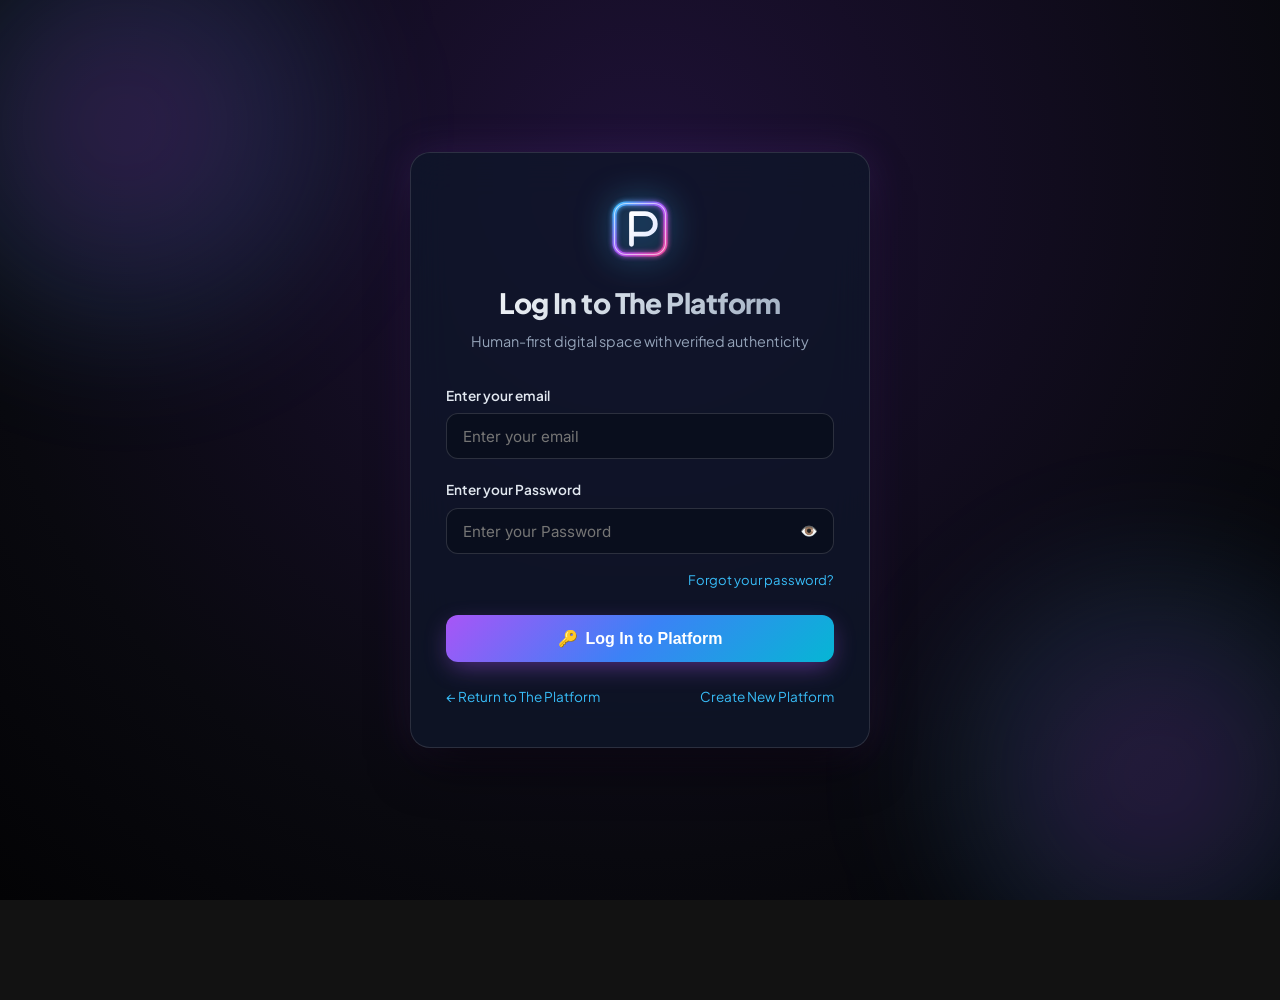
<file: login.html>
<!DOCTYPE html>
<html lang="en">
<head>
  <meta charset="UTF-8">
  <meta name="viewport" content="width=device-width, initial-scale=1.0">
  <title>Log In — The Platform</title>
  <meta name="description" content="Sign in to your platform. Human-first digital commons with zero bots.">

  <!-- Google Fonts -->
  <link rel="preconnect" href="https://fonts.googleapis.com">
  <link rel="preconnect" href="https://fonts.gstatic.com" crossorigin>
  <link href="https://fonts.googleapis.com/css2?family=Cinzel:wght@500;700&family=Inter:wght@300;400;500;600;700&family=JetBrains+Mono:wght@400;500;600&family=Plus+Jakarta+Sans:wght@400;500;600;700;800&family=Outfit:wght@400;600;700;800&display=swap" rel="stylesheet">

  <link rel="stylesheet" href="styles.css">
  <style>
    body.login-page-body {
      min-height: 100vh;
      display: flex;
      align-items: center;
      justify-content: center;
      background: radial-gradient(circle at 50% 20%, #1e1136 0%, #09090f 70%, #030305 100%);
      padding: 1.5rem;
      font-family: 'Plus Jakarta Sans', sans-serif;
      color: #f1f5f9;
      position: relative;
      overflow-x: hidden;
    }

    .login-glow-orb {
      position: absolute;
      width: 450px;
      height: 450px;
      border-radius: 50%;
      background: radial-gradient(circle, rgba(168, 85, 247, 0.25) 0%, rgba(56, 189, 248, 0.1) 60%, transparent 80%);
      filter: blur(60px);
      pointer-events: none;
      z-index: 0;
    }

    .login-glow-orb.top-left { top: -100px; left: -100px; }
    .login-glow-orb.bottom-right { bottom: -100px; right: -100px; }

    .login-card {
      width: 100%;
      max-width: 460px;
      background: rgba(15, 23, 42, 0.78);
      border: 1px solid rgba(255, 255, 255, 0.12);
      backdrop-filter: blur(20px);
      border-radius: 20px;
      padding: 2.5rem 2.2rem;
      box-shadow: 0 25px 50px -12px rgba(0, 0, 0, 0.7), 0 0 40px rgba(168, 85, 247, 0.15);
      position: relative;
      z-index: 1;
      animation: cardFadeIn 0.5s ease-out;
    }

    @keyframes cardFadeIn {
      from { opacity: 0; transform: translateY(18px); }
      to { opacity: 1; transform: translateY(0); }
    }

    .login-header {
      text-align: center;
      margin-bottom: 2rem;
    }

    .login-brand-logo {
      display: inline-flex;
      align-items: center;
      justify-content: center;
      width: 72px;
      height: 72px;
      margin-bottom: 1rem;
      filter: drop-shadow(0 0 16px rgba(56, 189, 248, 0.6));
    }

    .login-title {
      font-size: 1.75rem;
      font-weight: 800;
      letter-spacing: -0.02em;
      margin: 0 0 0.4rem 0;
      background: linear-gradient(135deg, #ffffff 0%, #cbd5e1 50%, #94a3b8 100%);
      -webkit-background-clip: text;
      -webkit-text-fill-color: transparent;
    }

    .login-subtitle {
      font-size: 0.9rem;
      color: #94a3b8;
      margin: 0;
    }

    .login-form-group {
      margin-bottom: 1.25rem;
    }

    .login-label {
      display: block;
      font-size: 0.85rem;
      font-weight: 600;
      color: #e2e8f0;
      margin-bottom: 0.45rem;
    }

    .login-input-wrap {
      position: relative;
    }

    .login-input {
      width: 100%;
      background: rgba(10, 15, 29, 0.85);
      border: 1px solid rgba(255, 255, 255, 0.14);
      border-radius: 12px;
      padding: 0.8rem 1rem;
      color: #ffffff;
      font-family: 'Inter', sans-serif;
      font-size: 0.95rem;
      transition: all 0.2s ease;
      box-sizing: border-box;
    }

    .login-input:focus {
      outline: none;
      border-color: #38bdf8;
      box-shadow: 0 0 0 3px rgba(56, 189, 248, 0.25);
      background: rgba(15, 23, 42, 0.95);
    }

    .login-password-toggle {
      position: absolute;
      right: 12px;
      top: 50%;
      transform: translateY(-50%);
      background: none;
      border: none;
      color: #94a3b8;
      cursor: pointer;
      font-size: 0.9rem;
      padding: 4px;
    }

    .login-password-toggle:hover {
      color: #f8fafc;
    }

    .btn-login-submit {
      width: 100%;
      background: linear-gradient(135deg, #a855f7 0%, #3b82f6 50%, #06b6d4 100%);
      color: #ffffff;
      border: none;
      border-radius: 12px;
      padding: 0.9rem;
      font-size: 1rem;
      font-weight: 700;
      cursor: pointer;
      box-shadow: 0 8px 24px -4px rgba(168, 85, 247, 0.45);
      transition: all 0.2s ease;
      display: flex;
      align-items: center;
      justify-content: center;
      gap: 0.5rem;
      margin-top: 1.5rem;
    }

    .btn-login-submit:hover:not(:disabled) {
      transform: translateY(-2px);
      box-shadow: 0 12px 28px -4px rgba(168, 85, 247, 0.65);
    }

    .btn-login-submit:disabled {
      opacity: 0.65;
      cursor: not-allowed;
    }


    .login-error-alert {
      background: rgba(239, 68, 68, 0.15);
      border: 1px solid rgba(239, 68, 68, 0.35);
      color: #fca5a5;
      border-radius: 10px;
      padding: 0.75rem 1rem;
      font-size: 0.85rem;
      margin-bottom: 1.25rem;
      display: none;
      align-items: center;
      gap: 0.5rem;
    }

    .login-success-alert {
      background: rgba(16, 185, 129, 0.15);
      border: 1px solid rgba(16, 185, 129, 0.35);
      color: #6ee7b7;
      border-radius: 10px;
      padding: 0.75rem 1rem;
      font-size: 0.85rem;
      margin-bottom: 1.25rem;
      display: none;
      align-items: center;
      gap: 0.5rem;
    }

    .login-footer-links {
      margin-top: 1.5rem;
      text-align: center;
      font-size: 0.85rem;
      color: #94a3b8;
      display: flex;
      justify-content: space-between;
    }

    .login-footer-links a {
      color: #38bdf8;
      text-decoration: none;
      transition: color 0.15s;
    }

    .login-forgot-wrap {
      display: flex;
      justify-content: flex-end;
      margin-top: -0.25rem;
      margin-bottom: 1.25rem;
    }

    .login-forgot-link {
      color: #38bdf8;
      font-size: 0.82rem;
      text-decoration: none;
      transition: color 0.15s ease;
    }

    .login-forgot-link:hover {
      color: #c084fc;
      text-decoration: underline;
    }

    .forgot-section {
      animation: fadeIn 0.3s ease;
    }

    .forgot-desc {
      font-size: 0.88rem;
      color: #94a3b8;
      margin-bottom: 1.25rem;
      line-height: 1.5;
    }

    .btn-back-login {
      background: none;
      border: none;
      color: #94a3b8;
      font-size: 0.85rem;
      cursor: pointer;
      display: inline-flex;
      align-items: center;
      gap: 6px;
      margin-top: 1rem;
      transition: color 0.15s;
    }

    .btn-back-login:hover {
      color: #ffffff;
    }

    .email-inbox-preview {
      margin-top: 1.5rem;
      background: rgba(15, 23, 42, 0.85);
      border: 1px solid rgba(56, 189, 248, 0.3);
      border-radius: 14px;
      padding: 1.2rem;
      box-shadow: 0 10px 25px rgba(0, 0, 0, 0.4);
      animation: slideUp 0.35s ease;
    }

    @keyframes slideUp {
      from { opacity: 0; transform: translateY(12px); }
      to { opacity: 1; transform: translateY(0); }
    }

    .inbox-header {
      display: flex;
      justify-content: space-between;
      align-items: center;
      margin-bottom: 0.75rem;
      padding-bottom: 0.6rem;
      border-bottom: 1px solid rgba(255, 255, 255, 0.08);
    }

    .inbox-badge {
      font-size: 0.72rem;
      font-weight: 700;
      color: #38bdf8;
      background: rgba(56, 189, 248, 0.15);
      padding: 3px 8px;
      border-radius: 6px;
      letter-spacing: 0.03em;
    }

    .inbox-meta {
      font-size: 0.78rem;
      color: #cbd5e1;
      line-height: 1.4;
      margin-bottom: 0.75rem;
    }

    .inbox-subject {
      font-size: 0.88rem;
      font-weight: 700;
      color: #ffffff;
      margin-bottom: 0.5rem;
    }

    .inbox-cta-btn {
      display: block;
      background: linear-gradient(135deg, #a855f7 0%, #6366f1 100%);
      color: #ffffff;
      text-decoration: none;
      text-align: center;
      padding: 11px 16px;
      border-radius: 8px;
      font-weight: 700;
      font-size: 0.88rem;
      box-shadow: 0 4px 14px rgba(168, 85, 247, 0.35);
      transition: all 0.15s ease;
      margin-top: 0.75rem;
    }

    .inbox-cta-btn:hover {
      filter: brightness(1.1);
      transform: translateY(-1px);
    }
  </style>
</head>
<body class="login-page-body">

  <div class="login-glow-orb top-left"></div>
  <div class="login-glow-orb bottom-right"></div>

  <main class="login-card" role="main">
    <div class="login-header">
      <a href="/" class="login-brand-logo" title="Back to The Platform">
        <svg viewBox="0 0 200 200" width="68" height="68" aria-label="The Platform Logo">
          <defs>
            <linearGradient id="loginSquareGrad" x1="0%" y1="0%" x2="100%" y2="100%">
              <stop offset="0%" stop-color="#38bdf8"/>
              <stop offset="50%" stop-color="#a855f7"/>
              <stop offset="100%" stop-color="#ec4899"/>
            </linearGradient>
            <linearGradient id="loginLetterGrad" x1="0%" y1="0%" x2="100%" y2="100%">
              <stop offset="0%" stop-color="#ffffff"/>
              <stop offset="100%" stop-color="#e0e7ff"/>
            </linearGradient>
            <filter id="loginSquareGlow" x="-20%" y="-20%" width="140%" height="140%">
              <feGaussianBlur stdDeviation="8" result="blur"/>
              <feComposite in="SourceGraphic" in2="blur" operator="over"/>
            </filter>
          </defs>
          <!-- Glowing Square Outline -->
          <rect x="25" y="25" width="150" height="150" rx="34" fill="none" stroke="url(#loginSquareGrad)" stroke-width="12" stroke-linecap="round" filter="url(#loginSquareGlow)"/>
          <rect x="25" y="25" width="150" height="150" rx="34" fill="none" stroke="#ffffff" stroke-width="3" opacity="0.6"/>
          <!-- Architectural 'P' Standing Inside -->
          <path d="M 75 145 L 75 55 L 115 55 C 132 55 145 68 145 85 C 145 102 132 115 115 115 L 75 115" 
                fill="none" stroke="url(#loginLetterGrad)" stroke-width="14" stroke-linecap="round" stroke-linejoin="round"/>
        </svg>
      </a>
      <h1 class="login-title">Log In to The Platform</h1>
      <p class="login-subtitle">Human-first digital space with verified authenticity</p>
    </div>

    <!-- Feedback Alerts -->
    <div id="loginErrorAlert" class="login-error-alert" role="alert">
      <span>⚠️</span>
      <span id="loginErrorText">Invalid credentials.</span>
    </div>

    <div id="loginSuccessAlert" class="login-success-alert" role="alert">
      <span>✨</span>
      <span id="loginSuccessText">Authenticated! Redirecting to your platform...</span>
    </div>

    <form id="loginForm" autocomplete="on">
      <div class="login-form-group">
        <label for="loginIdentifier" class="login-label">Enter your email</label>
        <div class="login-input-wrap">
          <input type="text" id="loginIdentifier" class="login-input" placeholder="Enter your email" required autocomplete="username">
        </div>
      </div>

      <div class="login-form-group">
        <label for="loginPassword" class="login-label">Enter your Password</label>
        <div class="login-input-wrap">
          <input type="password" id="loginPassword" class="login-input" placeholder="Enter your Password" required autocomplete="current-password">
          <button type="button" class="login-password-toggle" id="togglePasswordBtn" title="Toggle password visibility">👁️</button>
        </div>
      </div>

      <div class="login-forgot-wrap">
        <a href="#forgot" id="forgotPasswordLink" class="login-forgot-link">Forgot your password?</a>
      </div>

      <button type="submit" id="submitLoginBtn" class="btn-login-submit">
        <span>🔑</span>
        <span>Log In to Platform</span>
      </button>

      <div class="login-footer-links">
        <a href="/">← Return to The Platform</a>
        <a href="/#create">Create New Platform</a>
      </div>
    </form>

    <!-- Password Recovery Section -->
    <div id="forgotPasswordSection" class="forgot-section" style="display: none;">
      <h2 style="font-size: 1.25rem; font-weight: 700; margin-bottom: 0.5rem; color: #ffffff;">Reset Your Password</h2>
      <p class="forgot-desc">
        Enter your email address below and we'll send you a password reset link to get back into your account.
      </p>

      <form id="forgotPasswordForm">
        <div class="login-form-group">
          <label for="recoveryEmail" class="login-label">Enter your email</label>
          <div class="login-input-wrap">
            <input type="email" id="recoveryEmail" class="login-input" placeholder="Enter your email" required autocomplete="email">
          </div>
        </div>

        <button type="submit" id="submitRecoveryBtn" class="btn-login-submit">
          <span>📬</span>
          <span>Send Password Reset Link</span>
        </button>

        <div style="text-align: center;">
          <button type="button" id="backToLoginBtn" class="btn-back-login">
            ← Back to Log In
          </button>
        </div>
      </form>

      <!-- Simulated Inbound Email Card -->
      <div id="inboxPreviewCard" class="email-inbox-preview" style="display: none;">
        <div class="inbox-header">
          <span class="inbox-badge">📬 INBOX NOTIFICATION</span>
          <span style="font-size: 0.72rem; color: #94a3b8;">Just now</span>
        </div>
        <div class="inbox-meta">
          <strong>From:</strong> The Platform &lt;security@theplatform.network&gt;<br>
          <strong>To:</strong> <span id="inboxRecipientText"></span>
        </div>
        <div class="inbox-subject">Reset your password for The Platform</div>
        <p style="font-size: 0.8rem; color: #cbd5e1; line-height: 1.4; margin-bottom: 0.5rem;">
          We received a request to reset your password. Click the link below to choose a new password:
        </p>
        <a href="#" id="inboxResetLink" class="inbox-cta-btn">
          🔐 Click Link in Email to Reset Password →
        </a>
      </div>
    </div>
  </main>

  <script>
    const form = document.getElementById('loginForm');
    const identifierInput = document.getElementById('loginIdentifier');
    const passwordInput = document.getElementById('loginPassword');
    const submitBtn = document.getElementById('submitLoginBtn');
    const toggleBtn = document.getElementById('togglePasswordBtn');
    const errorAlert = document.getElementById('loginErrorAlert');
    const errorText = document.getElementById('loginErrorText');
    const successAlert = document.getElementById('loginSuccessAlert');
    const successText = document.getElementById('loginSuccessText');

    toggleBtn.addEventListener('click', () => {
      const type = passwordInput.getAttribute('type') === 'password' ? 'text' : 'password';
      passwordInput.setAttribute('type', type);
      toggleBtn.textContent = type === 'password' ? '👁️' : '🙈';
    });


    form.addEventListener('submit', async (e) => {
      e.preventDefault();
      const identifier = identifierInput.value.trim();
      const password = passwordInput.value;

      errorAlert.style.display = 'none';
      successAlert.style.display = 'none';

      if (!identifier || !password) {
        errorText.textContent = 'Please enter both your email and password.';
        errorAlert.style.display = 'flex';
        return;
      }

      submitBtn.disabled = true;
      submitBtn.innerHTML = '<span>⏳</span><span>Verifying Credentials...</span>';

      try {
        const res = await fetch('/api/login', {
          method: 'POST',
          headers: { 'Content-Type': 'application/json' },
          body: JSON.stringify({ email: identifier, password: password })
        });

        const data = await res.json();
        if (!res.ok) {
          throw new Error(data.error || 'Authentication failed. Please verify credentials.');
        }

        // Store user session and cryptographic session token in localStorage
        localStorage.setItem('theplatform_user', JSON.stringify(data.user));
        if (data.session_token) {
          localStorage.setItem('theplatform_session_token', data.session_token);
        }

        successText.textContent = `Welcome back, ${data.user.name}! Redirecting to your platform...`;
        successAlert.style.display = 'flex';

        setTimeout(() => {
          window.location.href = '/';
        }, 800);

      } catch (err) {
        errorText.textContent = err.message;
        errorAlert.style.display = 'flex';
        submitBtn.disabled = false;
        submitBtn.innerHTML = '<span>🔑</span><span>Log In to Platform</span>';
      }
    });

    // Password Recovery Handlers
    const forgotLink = document.getElementById('forgotPasswordLink');
    const forgotSection = document.getElementById('forgotPasswordSection');
    const backToLoginBtn = document.getElementById('backToLoginBtn');
    const forgotForm = document.getElementById('forgotPasswordForm');
    const recoveryEmailInput = document.getElementById('recoveryEmail');
    const submitRecoveryBtn = document.getElementById('submitRecoveryBtn');
    const inboxPreviewCard = document.getElementById('inboxPreviewCard');
    const inboxRecipientText = document.getElementById('inboxRecipientText');
    const inboxResetLink = document.getElementById('inboxResetLink');
    const pageTitle = document.querySelector('.login-title');

    function showForgotPasswordView() {
      form.style.display = 'none';
      forgotSection.style.display = 'block';
      errorAlert.style.display = 'none';
      successAlert.style.display = 'none';
      pageTitle.textContent = 'Password Recovery';
      if (identifierInput.value.includes('@')) {
        recoveryEmailInput.value = identifierInput.value;
      }
      recoveryEmailInput.focus();
    }

    function showLoginView() {
      forgotSection.style.display = 'none';
      form.style.display = 'block';
      errorAlert.style.display = 'none';
      successAlert.style.display = 'none';
      pageTitle.textContent = 'Log In to The Platform';
      history.replaceState(null, '', window.location.pathname);
    }

    forgotLink.addEventListener('click', (e) => {
      e.preventDefault();
      showForgotPasswordView();
    });

    backToLoginBtn.addEventListener('click', () => {
      showLoginView();
    });

    // Check URL hash
    if (window.location.hash === '#forgot') {
      showForgotPasswordView();
    }

    forgotForm.addEventListener('submit', async (e) => {
      e.preventDefault();
      const email = recoveryEmailInput.value.trim();
      if (!email) return;

      errorAlert.style.display = 'none';
      successAlert.style.display = 'none';
      submitRecoveryBtn.disabled = true;
      submitRecoveryBtn.innerHTML = '<span>⏳</span><span>Sending Reset Link...</span>';

      try {
        const res = await fetch('/api/auth/forgot-password', {
          method: 'POST',
          headers: { 'Content-Type': 'application/json' },
          body: JSON.stringify({ email: email })
        });

        const data = await res.json();
        if (!res.ok) {
          throw new Error(data.error || 'Failed to request password reset.');
        }

        successText.textContent = `A password reset link has been dispatched to ${email}!`;
        successAlert.style.display = 'flex';

        // Display simulated email inbox notification
        if (data.reset_url) {
          inboxRecipientText.textContent = email;
          inboxResetLink.href = data.reset_url;
          inboxPreviewCard.style.display = 'block';
        }

        submitRecoveryBtn.disabled = false;
        submitRecoveryBtn.innerHTML = '<span>📬</span><span>Send Password Reset Link</span>';

      } catch (err) {
        errorText.textContent = err.message;
        errorAlert.style.display = 'flex';
        submitRecoveryBtn.disabled = false;
        submitRecoveryBtn.innerHTML = '<span>📬</span><span>Send Password Reset Link</span>';
      }
    });
  </script>
</body>
</html>
</file>
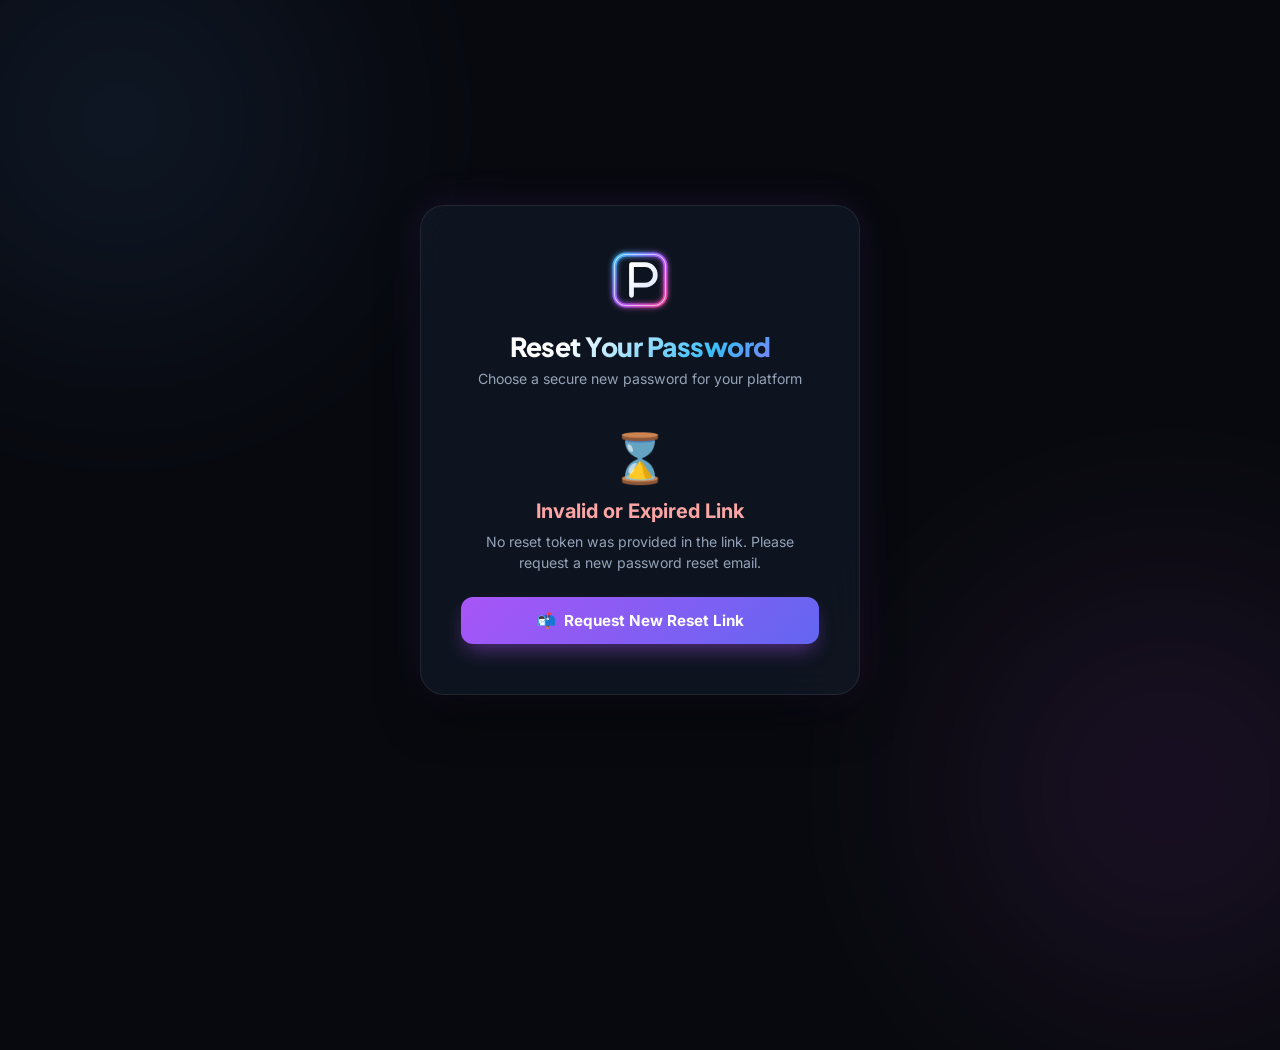
<file: reset-password.html>
<!DOCTYPE html>
<html lang="en">
<head>
  <meta charset="UTF-8">
  <meta name="viewport" content="width=device-width, initial-scale=1.0">
  <title>Reset Your Password — The Platform</title>
  <link rel="preconnect" href="https://fonts.googleapis.com">
  <link rel="preconnect" href="https://fonts.gstatic.com" crossorigin>
  <link href="https://fonts.googleapis.com/css2?family=Plus+Jakarta+Sans:wght@400;500;600;700;800&family=Inter:wght@300;400;500;600;700&family=JetBrains+Mono:wght@400;500;600&display=swap" rel="stylesheet">

  <style>
    :root {
      --bg-base: #07090e;
      --bg-surface: #0d111a;
      --bg-card: rgba(18, 24, 38, 0.75);
      --border-subtle: rgba(255, 255, 255, 0.08);
      --border-focus: rgba(168, 85, 247, 0.65);
      --primary: #a855f7;
      --primary-hover: #9333ea;
      --primary-light: #c084fc;
      --cyan: #38bdf8;
      --emerald: #10b981;
      --rose: #f43f5e;
      --text-main: #f8fafc;
      --text-muted: #94a3b8;
      --text-dim: #64748b;
    }

    * {
      box-sizing: border-box;
      margin: 0;
      padding: 0;
    }

    body {
      background-color: var(--bg-base);
      color: var(--text-main);
      font-family: 'Inter', -apple-system, BlinkMacSystemFont, sans-serif;
      min-height: 100vh;
      display: flex;
      flex-direction: column;
      align-items: center;
      justify-content: center;
      padding: 24px;
      position: relative;
      overflow-x: hidden;
    }

    .glow-orb {
      position: absolute;
      border-radius: 50%;
      filter: blur(120px);
      pointer-events: none;
      z-index: 0;
      opacity: 0.45;
    }

    .glow-orb.top-left {
      width: 480px;
      height: 480px;
      top: -120px;
      left: -120px;
      background: radial-gradient(circle, rgba(56, 189, 248, 0.35) 0%, rgba(168, 85, 247, 0.1) 70%, transparent 100%);
    }

    .glow-orb.bottom-right {
      width: 520px;
      height: 520px;
      bottom: -150px;
      right: -150px;
      background: radial-gradient(circle, rgba(168, 85, 247, 0.35) 0%, rgba(236, 72, 153, 0.1) 70%, transparent 100%);
    }

    .reset-card {
      position: relative;
      z-index: 1;
      width: 100%;
      max-width: 440px;
      background: var(--bg-card);
      backdrop-filter: blur(24px);
      -webkit-backdrop-filter: blur(24px);
      border: 1px solid var(--border-subtle);
      border-radius: 24px;
      padding: 40px;
      box-shadow: 0 25px 50px -12px rgba(0, 0, 0, 0.6), 0 0 40px rgba(168, 85, 247, 0.12);
      animation: cardAppear 0.5s cubic-bezier(0.16, 1, 0.3, 1) forwards;
    }

    @keyframes cardAppear {
      from {
        opacity: 0;
        transform: translateY(20px) scale(0.97);
      }
      to {
        opacity: 1;
        transform: translateY(0) scale(1);
      }
    }

    .brand-header {
      text-align: center;
      margin-bottom: 28px;
    }

    .brand-logo-wrap {
      display: inline-flex;
      margin-bottom: 16px;
      transition: transform 0.3s ease;
    }

    .brand-logo-wrap:hover {
      transform: scale(1.05);
    }

    .brand-title {
      font-family: 'Plus Jakarta Sans', sans-serif;
      font-size: 1.65rem;
      font-weight: 800;
      letter-spacing: -0.02em;
      background: linear-gradient(135deg, #ffffff 30%, var(--cyan) 70%, var(--primary) 100%);
      -webkit-background-clip: text;
      -webkit-text-fill-color: transparent;
      margin-bottom: 6px;
    }

    .brand-subtitle {
      font-size: 0.88rem;
      color: var(--text-muted);
      line-height: 1.45;
    }

    .user-pill {
      display: inline-flex;
      align-items: center;
      gap: 8px;
      background: rgba(56, 189, 248, 0.1);
      border: 1px solid rgba(56, 189, 248, 0.25);
      border-radius: 20px;
      padding: 6px 14px;
      font-size: 0.8rem;
      color: var(--cyan);
      margin-top: 10px;
      font-family: 'JetBrains Mono', monospace;
    }

    .form-group {
      margin-bottom: 20px;
    }

    .form-label {
      display: block;
      font-size: 0.85rem;
      font-weight: 600;
      color: var(--text-main);
      margin-bottom: 8px;
    }

    .input-wrap {
      position: relative;
      display: flex;
      align-items: center;
    }

    .form-input {
      width: 100%;
      background: rgba(13, 17, 26, 0.8);
      border: 1px solid var(--border-subtle);
      border-radius: 12px;
      padding: 13px 44px 13px 16px;
      color: #ffffff;
      font-size: 0.95rem;
      font-family: inherit;
      transition: all 0.2s ease;
      outline: none;
    }

    .form-input:focus {
      border-color: var(--border-focus);
      background: rgba(13, 17, 26, 0.95);
      box-shadow: 0 0 0 3px rgba(168, 85, 247, 0.2);
    }

    .password-toggle {
      position: absolute;
      right: 12px;
      background: none;
      border: none;
      color: var(--text-muted);
      cursor: pointer;
      font-size: 1.1rem;
      padding: 4px;
      display: flex;
      align-items: center;
      justify-content: center;
      transition: color 0.15s;
    }

    .password-toggle:hover {
      color: #ffffff;
    }

    .btn-submit {
      width: 100%;
      background: linear-gradient(135deg, var(--primary) 0%, #6366f1 100%);
      color: #ffffff;
      border: none;
      border-radius: 12px;
      padding: 14px 20px;
      font-size: 0.95rem;
      font-weight: 700;
      font-family: inherit;
      cursor: pointer;
      display: flex;
      align-items: center;
      justify-content: center;
      gap: 8px;
      box-shadow: 0 10px 20px -5px rgba(168, 85, 247, 0.45);
      transition: all 0.2s ease;
      margin-top: 10px;
    }

    .btn-submit:hover:not(:disabled) {
      transform: translateY(-1px);
      box-shadow: 0 14px 24px -5px rgba(168, 85, 247, 0.6);
      background: linear-gradient(135deg, var(--primary-hover) 0%, #4f46e5 100%);
    }

    .btn-submit:disabled {
      opacity: 0.65;
      cursor: not-allowed;
    }

    .status-alert {
      display: none;
      align-items: center;
      gap: 10px;
      padding: 12px 16px;
      border-radius: 12px;
      font-size: 0.88rem;
      margin-bottom: 20px;
    }

    .status-alert.error {
      background: rgba(244, 63, 94, 0.12);
      border: 1px solid rgba(244, 63, 94, 0.35);
      color: #fca5a5;
    }

    .status-alert.success {
      background: rgba(16, 185, 129, 0.15);
      border: 1px solid rgba(16, 185, 129, 0.35);
      color: #6ee7b7;
    }

    .error-card {
      display: none;
      text-align: center;
      padding: 10px 0;
    }

    .error-icon {
      font-size: 3rem;
      margin-bottom: 12px;
    }

    .error-heading {
      font-size: 1.25rem;
      font-weight: 700;
      margin-bottom: 8px;
      color: #fca5a5;
    }

    .error-desc {
      font-size: 0.88rem;
      color: var(--text-muted);
      line-height: 1.5;
      margin-bottom: 24px;
    }

    .footer-links {
      margin-top: 24px;
      text-align: center;
      font-size: 0.85rem;
    }

    .footer-links a {
      color: var(--cyan);
      text-decoration: none;
      transition: color 0.15s;
    }

    .footer-links a:hover {
      color: var(--primary-light);
      text-decoration: underline;
    }

    .helper-text {
      font-size: 0.78rem;
      color: var(--text-dim);
      margin-top: 6px;
    }

    .hidden {
      display: none !important;
    }
  </style>
</head>
<body>

  <div class="glow-orb top-left"></div>
  <div class="glow-orb bottom-right"></div>

  <main class="reset-card" role="main">
    <div class="brand-header">
      <a href="/" class="brand-logo-wrap" title="Back to The Platform">
        <svg viewBox="0 0 200 200" width="68" height="68" aria-label="The Platform Logo">
          <defs>
            <linearGradient id="resetSquareGrad" x1="0%" y1="0%" x2="100%" y2="100%">
              <stop offset="0%" stop-color="#38bdf8"/>
              <stop offset="50%" stop-color="#a855f7"/>
              <stop offset="100%" stop-color="#ec4899"/>
            </linearGradient>
            <linearGradient id="resetLetterGrad" x1="0%" y1="0%" x2="100%" y2="100%">
              <stop offset="0%" stop-color="#ffffff"/>
              <stop offset="100%" stop-color="#e0e7ff"/>
            </linearGradient>
            <filter id="resetSquareGlow" x="-20%" y="-20%" width="140%" height="140%">
              <feGaussianBlur stdDeviation="8" result="blur"/>
              <feComposite in="SourceGraphic" in2="blur" operator="over"/>
            </filter>
          </defs>
          <rect x="25" y="25" width="150" height="150" rx="34" fill="none" stroke="url(#resetSquareGrad)" stroke-width="12" stroke-linecap="round" filter="url(#resetSquareGlow)"/>
          <rect x="25" y="25" width="150" height="150" rx="34" fill="none" stroke="#ffffff" stroke-width="3" opacity="0.6"/>
          <path d="M 75 145 L 75 55 L 115 55 C 132 55 145 68 145 85 C 145 102 132 115 115 115 L 75 115" 
                fill="none" stroke="url(#resetLetterGrad)" stroke-width="14" stroke-linecap="round" stroke-linejoin="round"/>
        </svg>
      </a>
      <h1 class="brand-title">Reset Your Password</h1>
      <p class="brand-subtitle" id="formSubtitle">Choose a secure new password for your platform</p>
      <div id="userBadge" class="user-pill hidden">
        <span>👤</span>
        <span id="userBadgeText"></span>
      </div>
    </div>

    <!-- Alert Messages -->
    <div id="errorAlert" class="status-alert error" role="alert">
      <span>⚠️</span>
      <span id="errorText">An error occurred.</span>
    </div>

    <div id="successAlert" class="status-alert success" role="alert">
      <span>✨</span>
      <span id="successText">Password successfully reset! Redirecting to login...</span>
    </div>

    <!-- Token Loading State -->
    <div id="loadingState" style="text-align: center; padding: 20px 0;">
      <p style="color: var(--text-muted); font-size: 0.95rem;">Verifying your secure reset link...</p>
    </div>

    <!-- Invalid Token Error State -->
    <div id="invalidTokenCard" class="error-card">
      <div class="error-icon">⌛</div>
      <h2 class="error-heading">Invalid or Expired Link</h2>
      <p class="error-desc" id="invalidReason">
        This password reset link is invalid, has expired, or has already been used. Please request a new link to regain access.
      </p>
      <a href="/login.html#forgot" class="btn-submit" style="text-decoration: none;">
        <span>📬</span>
        <span>Request New Reset Link</span>
      </a>
    </div>

    <!-- Password Reset Form -->
    <form id="resetForm" class="hidden" autocomplete="off">
      <div class="form-group">
        <label for="newPassword" class="form-label">Enter your new Password</label>
        <div class="input-wrap">
          <input 
            type="password" 
            id="newPassword" 
            class="form-input" 
            placeholder="Enter your new Password" 
            required 
            minlength="6"
            autocomplete="new-password"
          >
          <button type="button" class="password-toggle" id="toggleNewPasswordBtn" title="Toggle password visibility">👁️</button>
        </div>
        <p class="helper-text">Must be at least 6 characters long.</p>
      </div>

      <div class="form-group">
        <label for="confirmPassword" class="form-label">Confirm your new Password</label>
        <div class="input-wrap">
          <input 
            type="password" 
            id="confirmPassword" 
            class="form-input" 
            placeholder="Confirm your new Password" 
            required 
            minlength="6"
            autocomplete="new-password"
          >
        </div>
      </div>

      <button type="submit" id="submitBtn" class="btn-submit">
        <span>🔐</span>
        <span>Update Password & Log In</span>
      </button>

      <div class="footer-links">
        <a href="/login.html">← Return to Log In</a>
      </div>
    </form>
  </main>

  <script>
    const urlParams = new URLSearchParams(window.location.search);
    const token = urlParams.get('token');

    const loadingState = document.getElementById('loadingState');
    const resetForm = document.getElementById('resetForm');
    const invalidTokenCard = document.getElementById('invalidTokenCard');
    const invalidReason = document.getElementById('invalidReason');
    const userBadge = document.getElementById('userBadge');
    const userBadgeText = document.getElementById('userBadgeText');
    const newPasswordInput = document.getElementById('newPassword');
    const confirmPasswordInput = document.getElementById('confirmPassword');
    const toggleBtn = document.getElementById('toggleNewPasswordBtn');
    const submitBtn = document.getElementById('submitBtn');
    const errorAlert = document.getElementById('errorAlert');
    const errorText = document.getElementById('errorText');
    const successAlert = document.getElementById('successAlert');
    const successText = document.getElementById('successText');

    toggleBtn.addEventListener('click', () => {
      const type = newPasswordInput.getAttribute('type') === 'password' ? 'text' : 'password';
      newPasswordInput.setAttribute('type', type);
      confirmPasswordInput.setAttribute('type', type);
      toggleBtn.textContent = type === 'password' ? '👁️' : '🙈';
    });

    async function verifyToken() {
      if (!token) {
        showInvalidState('No reset token was provided in the link. Please request a new password reset email.');
        return;
      }

      try {
        const res = await fetch(`/api/auth/verify-reset-token?token=${encodeURIComponent(token)}`);
        const data = await res.json();

        loadingState.classList.add('hidden');

        if (!res.ok || !data.valid) {
          showInvalidState(data.error || 'This password reset link is invalid, has expired, or has already been used.');
          return;
        }

        // Token is valid!
        userBadgeText.textContent = data.email;
        userBadge.classList.remove('hidden');
        resetForm.classList.remove('hidden');
        newPasswordInput.focus();

      } catch (err) {
        loadingState.classList.add('hidden');
        showInvalidState('Unable to reach server to verify token. Please check your connection and try again.');
      }
    }

    function showInvalidState(reason) {
      loadingState.classList.add('hidden');
      resetForm.classList.add('hidden');
      invalidReason.textContent = reason;
      invalidTokenCard.style.display = 'block';
    }

    resetForm.addEventListener('submit', async (e) => {
      e.preventDefault();
      const pwd = newPasswordInput.value;
      const confirmPwd = confirmPasswordInput.value;

      errorAlert.style.display = 'none';
      successAlert.style.display = 'none';

      if (pwd.length < 6) {
        errorText.textContent = 'Password must be at least 6 characters long.';
        errorAlert.style.display = 'flex';
        return;
      }

      if (pwd !== confirmPwd) {
        errorText.textContent = 'Passwords do not match. Please re-enter them.';
        errorAlert.style.display = 'flex';
        confirmPasswordInput.focus();
        return;
      }

      submitBtn.disabled = true;
      submitBtn.innerHTML = '<span>⏳</span><span>Updating Password...</span>';

      try {
        const res = await fetch('/api/auth/reset-password', {
          method: 'POST',
          headers: { 'Content-Type': 'application/json' },
          body: JSON.stringify({ token, password: pwd })
        });

        const data = await res.json();
        if (!res.ok) {
          throw new Error(data.error || 'Failed to update password.');
        }

        successText.textContent = 'Your password has been successfully updated! Redirecting to login...';
        successAlert.style.display = 'flex';
        resetForm.classList.add('hidden');

        setTimeout(() => {
          window.location.href = '/login.html';
        }, 1500);

      } catch (err) {
        errorText.textContent = err.message;
        errorAlert.style.display = 'flex';
        submitBtn.disabled = false;
        submitBtn.innerHTML = '<span>🔐</span><span>Update Password & Log In</span>';
      }
    });

    verifyToken();
  </script>
</body>
</html>
</file>
<file: styles.css>
/* ==========================================================================
   THE PLATFORM — DESIGN SYSTEM & DYNAMIC MORPHING STYLES
   ========================================================================== */

:root {
  /* Default Dynamic Theme Variables (Morphed per visited user platform) */
  --theme-primary: #a855f7;
  --theme-primary-light: #c084fc;
  --theme-primary-dark: #7e22ce;
  --theme-primary-glow: rgba(168, 85, 247, 0.4);
  --theme-secondary: #06b6d4;
  --theme-secondary-glow: rgba(6, 182, 212, 0.3);
  
  --theme-bg: #090a0f;
  --theme-bg-gradient: radial-gradient(circle at 50% 0%, #170d2b 0%, #090a0f 65%);
  --theme-surface: rgba(18, 20, 29, 0.75);
  --theme-surface-card: rgba(23, 26, 38, 0.65);
  --theme-surface-hover: rgba(33, 37, 54, 0.8);
  --theme-card-border: rgba(168, 85, 247, 0.25);
  
  --theme-text-main: #f8fafc;
  --theme-text-muted: #94a3b8;
  --theme-text-dim: #64748b;
  
  --theme-font-heading: 'Plus Jakarta Sans', -apple-system, sans-serif;
  --theme-font-body: 'Inter', -apple-system, sans-serif;
  --theme-font-mono: 'JetBrains Mono', monospace;

  /* Global Fixed System UI tokens */
  --sys-success: #10b981;
  --sys-success-glow: rgba(16, 185, 129, 0.35);
  --sys-danger: #f43f5e;
  --sys-danger-glow: rgba(244, 63, 94, 0.35);
  --sys-warning: #f59e0b;
  --sys-info: #3b82f6;

  --radius-sm: 8px;
  --radius-md: 14px;
  --radius-lg: 22px;
  --radius-xl: 32px;
  --radius-full: 9999px;

  --transition-smooth: all 0.35s cubic-bezier(0.16, 1, 0.3, 1);
  --transition-fast: all 0.18s ease-out;

  --glass-blur: blur(20px);
  --card-shadow: 0 12px 35px -8px rgba(0, 0, 0, 0.6), 0 0 0 1px var(--theme-card-border);
  --glow-shadow: 0 0 25px var(--theme-primary-glow);
}

/* Reset & Box Sizing */
*, *::before, *::after {
  box-sizing: border-box;
  margin: 0;
  padding: 0;
}

html {
  font-size: 16px;
  scroll-behavior: smooth;
  color-scheme: dark;
  width: 100%;
  max-width: 100%;
  overflow-x: hidden;
}

body {
  font-family: var(--theme-font-body);
  background-color: var(--theme-bg);
  background-image: var(--theme-bg-gradient);
  background-attachment: fixed;
  color: var(--theme-text-main);
  min-height: 100vh;
  width: 100%;
  max-width: 100%;
  line-height: 1.55;
  transition: background 0.6s cubic-bezier(0.16, 1, 0.3, 1), color 0.4s ease;
  overflow-x: hidden;
  position: relative;
}

/* Accessible utility */
.sr-only {
  position: absolute;
  width: 1px;
  height: 1px;
  padding: 0;
  margin: -1px;
  overflow: hidden;
  clip: rect(0, 0, 0, 0);
  white-space: nowrap;
  border: 0;
}

.hidden {
  display: none !important;
}

/* ==========================================================================
   AMBIENT AUDIO "DOORBELL" CONSENT BANNER
   ========================================================================== */

.doorbell-banner {
  position: fixed;
  top: 0;
  left: 0;
  right: 0;
  width: 100%;
  max-width: 100%;
  box-sizing: border-box;
  z-index: 1000;
  background: rgba(14, 16, 26, 0.94);
  backdrop-filter: var(--glass-blur);
  -webkit-backdrop-filter: var(--glass-blur);
  border-bottom: 1px solid var(--theme-primary);
  box-shadow: 0 10px 30px rgba(0,0,0,0.5), 0 0 20px var(--theme-primary-glow);
  transform: translateY(-100%);
  transition: transform 0.5s cubic-bezier(0.16, 1, 0.3, 1);
  overflow: hidden;
}

.doorbell-banner.visible {
  transform: translateY(0);
}

.doorbell-inner {
  max-width: 1300px;
  width: 100%;
  box-sizing: border-box;
  margin: 0 auto;
  padding: 10px 20px;
  display: flex;
  align-items: center;
  justify-content: space-between;
  gap: 16px;
  flex-wrap: nowrap;
}

.doorbell-info {
  display: flex;
  align-items: center;
  gap: 12px;
  min-width: 0;
  flex: 1;
  overflow: hidden;
}

.doorbell-pulse {
  position: relative;
  width: 38px;
  height: 38px;
  background: var(--theme-primary-glow);
  border-radius: 50%;
  display: flex;
  align-items: center;
  justify-content: center;
  font-size: 1.1rem;
}

.pulse-ring {
  position: absolute;
  width: 100%;
  height: 100%;
  border-radius: 50%;
  border: 2px solid var(--theme-primary);
  animation: ripple 2s infinite ease-out;
}

@keyframes ripple {
  0% { transform: scale(1); opacity: 0.8; }
  100% { transform: scale(1.8); opacity: 0; }
}

.doorbell-text {
  display: flex;
  flex-direction: column;
  min-width: 0;
  flex: 1;
  overflow: hidden;
}

.doorbell-sub {
  font-size: 0.7rem;
  font-weight: 700;
  letter-spacing: 0.06em;
  color: var(--theme-primary-light);
  text-transform: uppercase;
  white-space: nowrap;
  overflow: hidden;
  text-overflow: ellipsis;
}

.doorbell-title {
  font-size: 0.92rem;
  font-weight: 600;
  color: var(--theme-text-main);
  font-family: var(--theme-font-heading);
  white-space: nowrap;
  overflow: hidden;
  text-overflow: ellipsis;
  max-width: 100%;
}

/* Waveform Visualizer */
.waveform-mini {
  display: flex;
  align-items: center;
  gap: 3px;
  height: 22px;
  padding: 0 10px;
}

.waveform-mini .bar {
  width: 3px;
  height: 6px;
  background: var(--theme-primary);
  border-radius: 2px;
  transition: height 0.15s ease;
}

.waveform-mini.playing .bar {
  animation: equalize 1s infinite alternate ease-in-out;
}

.waveform-mini.playing .bar:nth-child(1) { animation-delay: 0.1s; }
.waveform-mini.playing .bar:nth-child(2) { animation-delay: 0.4s; }
.waveform-mini.playing .bar:nth-child(3) { animation-delay: 0.2s; }
.waveform-mini.playing .bar:nth-child(4) { animation-delay: 0.6s; }
.waveform-mini.playing .bar:nth-child(5) { animation-delay: 0.3s; }
.waveform-mini.playing .bar:nth-child(6) { animation-delay: 0.5s; }
.waveform-mini.playing .bar:nth-child(7) { animation-delay: 0.15s; }
.waveform-mini.playing .bar:nth-child(8) { animation-delay: 0.45s; }

@keyframes equalize {
  0% { height: 4px; }
  50% { height: 20px; }
  100% { height: 8px; }
}

.doorbell-actions {
  display: flex;
  align-items: center;
  gap: 12px;
}

/* ==========================================================================
   GLOBAL TOP NAVIGATION
   ========================================================================== */

.top-nav {
  position: sticky;
  top: 0;
  z-index: 900;
  background: rgba(9, 10, 15, 0.85);
  backdrop-filter: var(--glass-blur);
  -webkit-backdrop-filter: var(--glass-blur);
  border-bottom: 1px solid rgba(255, 255, 255, 0.08);
  height: 72px;
  display: flex;
  align-items: center;
  justify-content: space-between;
  padding: 0 32px;
  transition: var(--transition-smooth);
  width: 100%;
  max-width: 100%;
  box-sizing: border-box;
  overflow-x: auto;
  overflow-y: hidden;
  scrollbar-width: thin;
  scrollbar-color: rgba(168, 85, 247, 0.35) transparent;
  scroll-behavior: smooth;
  -webkit-overflow-scrolling: touch;
}

.top-nav::-webkit-scrollbar {
  height: 3px;
}

.top-nav::-webkit-scrollbar-track {
  background: transparent;
}

.top-nav::-webkit-scrollbar-thumb {
  background: rgba(168, 85, 247, 0.35);
  border-radius: 4px;
}

.top-nav::-webkit-scrollbar-thumb:hover {
  background: rgba(168, 85, 247, 0.7);
}

.nav-left {
  display: flex;
  align-items: center;
  gap: 18px;
  flex-shrink: 0;
}

.brand-link {
  display: flex;
  align-items: center;
  gap: 10px;
  text-decoration: none;
  color: var(--theme-text-main);
}

.brand-symbol {
  font-size: 1.6rem;
  color: var(--theme-primary);
  text-shadow: 0 0 15px var(--theme-primary-glow);
  transform: rotate(0deg);
  transition: transform 0.4s ease;
}

.brand-link:hover .brand-symbol {
  transform: rotate(90deg);
}

.brand-name {
  font-family: var(--theme-font-heading);
  font-weight: 800;
  font-size: 1.35rem;
  letter-spacing: -0.02em;
  background: linear-gradient(135deg, #ffffff 40%, var(--theme-primary-light) 100%);
  -webkit-background-clip: text;
  -webkit-text-fill-color: transparent;
}

/* Brand Name Variant Switcher */
.brand-select {
  background: rgba(255, 255, 255, 0.06);
  border: 1px solid rgba(255, 255, 255, 0.12);
  color: var(--theme-text-muted);
  border-radius: var(--radius-sm);
  padding: 6px 12px;
  font-size: 0.8rem;
  cursor: pointer;
  outline: none;
  transition: var(--transition-fast);
}

.brand-select:hover, .brand-select:focus {
  border-color: var(--theme-primary);
  color: var(--theme-text-main);
}

/* Universal Friend Search Bar */
.nav-center {
  flex: 1;
  max-width: 520px;
  min-width: 260px;
  margin: 0 24px;
  flex-shrink: 0;
}

.search-box {
  position: relative;
  width: 100%;
}

.search-icon {
  position: absolute;
  left: 14px;
  top: 50%;
  transform: translateY(-50%);
  width: 18px;
  height: 18px;
  color: var(--theme-text-dim);
  pointer-events: none;
  transition: var(--transition-fast);
}

.search-box input[type="search"] {
  width: 100%;
  background: rgba(255, 255, 255, 0.05);
  border: 1px solid rgba(255, 255, 255, 0.1);
  border-radius: var(--radius-full);
  padding: 10px 18px 10px 42px;
  color: var(--theme-text-main);
  font-size: 0.88rem;
  outline: none;
  transition: var(--transition-smooth);
}

.search-box input[type="search"]:focus {
  background: rgba(255, 255, 255, 0.09);
  border-color: var(--theme-primary);
  box-shadow: 0 0 18px var(--theme-primary-glow);
}

.search-box input[type="search"]:focus + .search-icon {
  color: var(--theme-primary);
}

/* Search Dropdown Results */
.search-dropdown {
  position: absolute;
  top: calc(100% + 8px);
  left: 0;
  right: 0;
  background: rgba(18, 20, 30, 0.96);
  backdrop-filter: var(--glass-blur);
  border: 1px solid var(--theme-card-border);
  border-radius: var(--radius-md);
  box-shadow: var(--card-shadow);
  padding: 8px;
  z-index: 1000;
  max-height: 380px;
  overflow-y: auto;
}

.search-item {
  display: flex;
  align-items: center;
  gap: 12px;
  padding: 10px 14px;
  border-radius: var(--radius-sm);
  cursor: pointer;
  transition: var(--transition-fast);
}

.search-item:hover {
  background: var(--theme-surface-hover);
}

.search-item-avatar {
  width: 38px;
  height: 38px;
  border-radius: 50%;
  object-fit: cover;
}

.search-item-info {
  flex: 1;
}

.search-item-name {
  font-weight: 600;
  font-size: 0.92rem;
  color: var(--theme-text-main);
}

.search-item-details {
  font-size: 0.78rem;
  color: var(--theme-text-muted);
}

.nav-right {
  display: flex;
  align-items: center;
  gap: 20px;
  flex-shrink: 0;
}

.nav-tabs {
  display: flex;
  align-items: center;
  gap: 6px;
  background: rgba(255, 255, 255, 0.04);
  padding: 4px;
  border-radius: var(--radius-full);
  border: 1px solid rgba(255, 255, 255, 0.08);
  flex-shrink: 0;
  white-space: nowrap;
}

.nav-tab-btn {
  background: transparent;
  border: none;
  color: var(--theme-text-muted);
  font-family: var(--theme-font-heading);
  font-size: 0.88rem;
  font-weight: 600;
  padding: 8px 16px;
  border-radius: var(--radius-full);
  cursor: pointer;
  display: flex;
  align-items: center;
  gap: 8px;
  transition: var(--transition-fast);
}

.nav-tab-btn:hover {
  color: var(--theme-text-main);
  background: rgba(255, 255, 255, 0.06);
}

.nav-tab-btn.active {
  background: var(--theme-primary);
  color: #ffffff;
  box-shadow: 0 4px 14px var(--theme-primary-glow);
}

.badge-mini {
  background: rgba(255, 255, 255, 0.2);
  color: #fff;
  font-size: 0.68rem;
  padding: 2px 6px;
  border-radius: 10px;
  text-transform: uppercase;
}

/* User Profile Chip */
.current-user-chip {
  display: flex;
  align-items: center;
  gap: 10px;
  padding: 4px 12px 4px 4px;
  background: rgba(255, 255, 255, 0.05);
  border: 1px solid rgba(255, 255, 255, 0.1);
  border-radius: var(--radius-full);
  cursor: pointer;
  user-select: none;
  -webkit-tap-highlight-color: transparent;
  transition: all 0.2s ease;
}

.current-user-chip:hover {
  background: rgba(255, 255, 255, 0.1);
  border-color: rgba(255, 255, 255, 0.22);
  box-shadow: 0 0 12px rgba(192, 132, 252, 0.25);
}

.user-chip-avatar {
  width: 34px;
  height: 34px;
  border-radius: 50%;
  object-fit: cover;
}

.user-chip-text {
  display: flex;
  flex-direction: column;
}

.user-chip-name {
  font-size: 0.82rem;
  font-weight: 600;
  line-height: 1.1;
}

.user-chip-status {
  font-size: 0.68rem;
  color: var(--sys-success);
  display: flex;
  align-items: center;
  gap: 4px;
}

.status-dot-green {
  width: 6px;
  height: 6px;
  border-radius: 50%;
  background: var(--sys-success);
  box-shadow: 0 0 6px var(--sys-success-glow);
}

/* ==========================================================================
   PLATFORM QUICK-SWITCHER PILLS (Visit friends' uniquely themed spaces)
   ========================================================================== */

.platform-switcher-bar {
  background: rgba(14, 17, 26, 0.6);
  border-bottom: 1px solid rgba(255, 255, 255, 0.05);
  padding: 10px 32px;
  width: 100%;
  max-width: 100%;
  box-sizing: border-box;
}

.switcher-container {
  max-width: 1300px;
  width: 100%;
  margin: 0 auto;
  display: flex;
  align-items: center;
  gap: 16px;
  box-sizing: border-box;
}

.switcher-label {
  font-size: 0.72rem;
  font-weight: 800;
  letter-spacing: 0.08em;
  color: var(--theme-text-dim);
  white-space: nowrap;
}

.user-switch-pills {
  display: flex;
  align-items: center;
  gap: 10px;
  overflow-x: auto;
  padding-bottom: 2px;
}

.user-pill-btn {
  display: flex;
  align-items: center;
  gap: 8px;
  background: rgba(255, 255, 255, 0.05);
  border: 1px solid rgba(255, 255, 255, 0.1);
  padding: 6px 14px 6px 8px;
  border-radius: var(--radius-full);
  color: var(--theme-text-muted);
  font-size: 0.82rem;
  font-weight: 600;
  cursor: pointer;
  white-space: nowrap;
  transition: var(--transition-fast);
}

.user-pill-btn:hover {
  background: rgba(255, 255, 255, 0.1);
  color: var(--theme-text-main);
  border-color: var(--theme-primary);
}

.user-pill-btn.active {
  background: var(--theme-surface-hover);
  border-color: var(--theme-primary);
  color: var(--theme-text-main);
  box-shadow: 0 0 12px var(--theme-primary-glow);
}

.user-pill-avatar {
  width: 24px;
  height: 24px;
  border-radius: 50%;
  object-fit: cover;
}

/* ==========================================================================
   VIEW SECTIONS
   ========================================================================== */

.main-content {
  max-width: 1300px;
  width: 100%;
  margin: 0 auto;
  padding: 24px;
  box-sizing: border-box;
}

.view-section {
  display: none;
  animation: fadeIn 0.4s ease-out;
}

.view-section.active {
  display: block;
}

@keyframes fadeIn {
  from { opacity: 0; transform: translateY(8px); }
  to { opacity: 1; transform: translateY(0); }
}

/* ==========================================================================
   VIEW 1: THE DYNAMIC PLATFORM STAGE
   ========================================================================== */

.platform-stage {
  position: relative;
  width: 100%;
  max-width: 100%;
  box-sizing: border-box;
}

/* Hero Banner & Live Safe Theming Controls */
.banner-wrapper {
  position: relative;
  border-radius: var(--radius-lg);
  overflow: hidden;
  box-shadow: var(--card-shadow);
  border: 1px solid var(--theme-card-border);
  margin-bottom: 28px;
  width: 100%;
  box-sizing: border-box;
}

.banner-image-container {
  height: 340px;
  position: relative;
  overflow: hidden;
  background: #111;
}

.banner-image {
  width: 100%;
  height: 100%;
  object-fit: cover;
  transition: transform 0.6s ease;
}

.banner-image-container:hover .banner-image {
  transform: scale(1.02);
}

.banner-scrim {
  position: absolute;
  inset: 0;
  background: linear-gradient(
    to bottom,
    rgba(0, 0, 0, 0.1) 0%,
    rgba(0, 0, 0, 0.4) 50%,
    rgba(9, 10, 15, 0.95) 100%
  );
}

/* Theme Engine Banner Bar */
.theme-engine-bar {
  position: absolute;
  top: 16px;
  left: 20px;
  right: 20px;
  display: flex;
  align-items: center;
  justify-content: space-between;
  flex-wrap: wrap;
  gap: 12px;
  background: rgba(10, 12, 20, 0.85);
  backdrop-filter: var(--glass-blur);
  border: 1px solid rgba(255, 255, 255, 0.12);
  border-radius: var(--radius-full);
  padding: 8px 16px;
}

.theme-badge {
  display: flex;
  align-items: center;
  gap: 8px;
}

.sparkle {
  color: var(--theme-primary-light);
  animation: pulseGlow 1.5s infinite alternate;
}

@keyframes pulseGlow {
  0% { transform: scale(1); filter: drop-shadow(0 0 2px var(--theme-primary)); }
  100% { transform: scale(1.2); filter: drop-shadow(0 0 8px var(--theme-primary-light)); }
}

.theme-badge-text {
  font-size: 0.72rem;
  font-weight: 800;
  letter-spacing: 0.06em;
  color: var(--theme-text-main);
}

.palette-swatches-wrapper {
  display: flex;
  align-items: center;
  gap: 6px;
}

.swatch-pill {
  width: 22px;
  height: 22px;
  border-radius: 50%;
  border: 2px solid rgba(255, 255, 255, 0.6);
  box-shadow: 0 2px 6px rgba(0,0,0,0.4);
  cursor: pointer;
  transition: transform 0.2s ease;
}

.swatch-pill:hover {
  transform: scale(1.25);
}

.theme-actions {
  display: flex;
  align-items: center;
  gap: 8px;
}

/* Profile Header Card (Floating over Banner) */
.profile-header-card {
  position: relative;
  margin-top: -80px;
  padding: 0 32px 28px 32px;
  display: flex;
  align-items: flex-start;
  gap: 28px;
  flex-wrap: wrap;
  width: 100%;
  box-sizing: border-box;
}

.profile-avatar-wrap {
  position: relative;
  width: 140px;
  flex-shrink: 0;
  display: flex;
  flex-direction: column;
  align-items: center;
  gap: 12px;
  z-index: 10;
}

.avatar-main-frame {
  position: relative;
  width: 136px;
  height: 136px;
  border-radius: 50%;
  padding: 4px;
  background: linear-gradient(135deg, var(--theme-primary), var(--theme-secondary));
  box-shadow: 0 8px 30px rgba(0, 0, 0, 0.7), 0 0 25px var(--theme-primary-glow);
  flex-shrink: 0;
}

.profile-avatar {
  width: 100%;
  height: 100%;
  border-radius: 50%;
  object-fit: cover;
  border: 4px solid var(--theme-bg);
}

.human-seal {
  position: absolute;
  bottom: 4px;
  right: 2px;
  background: var(--sys-success);
  color: #fff;
  font-size: 0.68rem;
  font-weight: 800;
  padding: 3px 8px;
  border-radius: var(--radius-full);
  border: 2px solid var(--theme-bg);
  box-shadow: 0 2px 8px var(--sys-success-glow);
  white-space: nowrap;
}

.avatar-reel-container {
  width: 100%;
  max-width: 140px;
  background: rgba(14, 16, 26, 0.85);
  backdrop-filter: blur(10px);
  border: 1px solid var(--theme-card-border);
  border-radius: var(--radius-md);
  padding: 6px 8px;
  box-shadow: 0 6px 20px rgba(0, 0, 0, 0.4);
  box-sizing: border-box;
}

.profile-meta-primary {
  flex: 1 1 500px;
  min-width: 280px;
  display: flex;
  flex-direction: column;
  gap: 8px;
}

.profile-name-row {
  display: flex;
  align-items: center;
  gap: 10px 14px;
  flex-wrap: wrap;
  margin-bottom: 6px;
}

.profile-name {
  font-family: var(--theme-font-heading);
  font-size: 2.1rem;
  font-weight: 800;
  color: var(--theme-text-main);
  line-height: 1.15;
  letter-spacing: -0.02em;
  white-space: nowrap;
}

.profile-handle {
  font-family: var(--theme-font-mono);
  font-size: 1.05rem;
  color: var(--theme-primary-light);
  font-weight: 500;
  white-space: nowrap;
}

.privacy-pill {
  font-size: 0.74rem;
  font-weight: 700;
  padding: 4px 10px;
  border-radius: var(--radius-full);
  background: rgba(16, 185, 129, 0.15);
  color: var(--sys-success);
  border: 1px solid rgba(16, 185, 129, 0.3);
  white-space: nowrap;
  display: inline-flex;
  align-items: center;
}

.privacy-pill.private {
  background: rgba(245, 158, 11, 0.15);
  color: var(--sys-warning);
  border-color: rgba(245, 158, 11, 0.3);
}

.aesthetic-pill {
  font-size: 0.74rem;
  font-weight: 700;
  padding: 4px 10px;
  border-radius: var(--radius-full);
  background: rgba(255, 255, 255, 0.08);
  color: var(--theme-text-muted);
  border: 1px solid rgba(255, 255, 255, 0.15);
  white-space: nowrap;
  display: inline-flex;
  align-items: center;
}

.profile-bio {
  color: var(--theme-text-muted);
  font-size: 0.96rem;
  max-width: 680px;
  margin-bottom: 12px;
  line-height: 1.5;
}

.profile-stats-row {
  display: flex;
  align-items: center;
  gap: 18px;
  flex-wrap: wrap;
  font-size: 0.86rem;
  color: var(--theme-text-dim);
}

.stat-item strong {
  color: var(--theme-text-main);
}

.profile-actions {
  width: 100%;
  flex: 0 0 100%;
  display: flex;
  align-items: center;
  gap: 10px;
  flex-wrap: wrap;
  margin-top: 14px;
  padding-top: 16px;
  border-top: 1px solid rgba(255, 255, 255, 0.08);
}

/* ==========================================================================
   BUTTON SYSTEM
   ========================================================================== */

.btn {
  display: inline-flex;
  align-items: center;
  justify-content: center;
  gap: 8px;
  font-family: var(--theme-font-heading);
  font-size: 0.88rem;
  font-weight: 600;
  padding: 10px 18px;
  border-radius: var(--radius-full);
  cursor: pointer;
  border: 1px solid transparent;
  transition: var(--transition-fast);
  text-decoration: none;
  white-space: nowrap;
}

.btn-icon {
  width: 16px;
  height: 16px;
}

.btn-primary {
  background: var(--theme-primary);
  color: #ffffff;
  border-color: var(--theme-primary-light);
  box-shadow: 0 4px 16px var(--theme-primary-glow);
}

.btn-primary:hover {
  background: var(--theme-primary-light);
  box-shadow: 0 6px 22px var(--theme-primary-glow);
  transform: translateY(-1px);
}

.btn-secondary {
  background: rgba(255, 255, 255, 0.08);
  color: var(--theme-text-main);
  border-color: rgba(255, 255, 255, 0.14);
}

.btn-secondary:hover {
  background: rgba(255, 255, 255, 0.14);
  border-color: var(--theme-primary);
}

.btn-outline {
  background: transparent;
  color: var(--theme-primary-light);
  border-color: var(--theme-primary);
}

.btn-outline:hover {
  background: var(--theme-primary-glow);
  color: #fff;
}

.btn-ghost {
  background: transparent;
  color: var(--theme-text-muted);
  border-color: transparent;
}

.btn-ghost:hover {
  background: rgba(255, 255, 255, 0.08);
  color: var(--theme-text-main);
}

.btn-danger {
  background: var(--sys-danger);
  color: #fff;
  border-color: var(--sys-danger);
  box-shadow: 0 4px 16px var(--sys-danger-glow);
}

.btn-sm {
  padding: 6px 12px;
  font-size: 0.78rem;
}

.w-full {
  width: 100%;
}

/* Audio Doorbell Action Buttons */
.btn-audio-play {
  background: var(--theme-primary);
  color: #fff;
  border: none;
  padding: 8px 16px;
  border-radius: var(--radius-full);
  font-size: 0.84rem;
  font-weight: 700;
  box-shadow: 0 2px 10px var(--theme-primary-glow);
  cursor: pointer;
  display: flex;
  align-items: center;
  gap: 6px;
  transition: var(--transition-fast);
}

.btn-audio-play:hover {
  transform: scale(1.04);
}

.btn-audio-dismiss {
  background: rgba(255, 255, 255, 0.08);
  color: var(--theme-text-muted);
  border: 1px solid rgba(255, 255, 255, 0.14);
  padding: 8px 14px;
  border-radius: var(--radius-full);
  font-size: 0.84rem;
  cursor: pointer;
  display: flex;
  align-items: center;
  gap: 6px;
}

.btn-audio-dismiss:hover {
  color: var(--theme-text-main);
  background: rgba(255, 255, 255, 0.14);
}

/* ==========================================================================
   PLATFORM LAYOUT GRID (Feed + Sidebar)
   ========================================================================== */

.platform-layout-grid {
  display: grid;
  grid-template-columns: 1fr 340px;
  gap: 28px;
}

@media (max-width: 980px) {
  .platform-layout-grid {
    grid-template-columns: 1fr;
  }
}

/* Feed Tabs Header */
.feed-tabs-header {
  display: flex;
  align-items: center;
  gap: 8px;
  margin-bottom: 20px;
  border-bottom: 1px solid rgba(255, 255, 255, 0.08);
  padding-bottom: 8px;
}

.feed-tab-btn {
  background: transparent;
  border: none;
  color: var(--theme-text-muted);
  font-family: var(--theme-font-heading);
  font-size: 0.95rem;
  font-weight: 700;
  padding: 10px 18px;
  border-radius: var(--radius-md);
  cursor: pointer;
  display: flex;
  align-items: center;
  gap: 8px;
  transition: var(--transition-fast);
}

.feed-tab-btn:hover {
  color: var(--theme-text-main);
  background: rgba(255, 255, 255, 0.04);
}

.feed-tab-btn.active {
  color: var(--theme-primary-light);
  background: var(--theme-surface-hover);
  border-bottom: 2px solid var(--theme-primary);
}

.tab-badge {
  background: rgba(255, 255, 255, 0.1);
  padding: 2px 7px;
  border-radius: var(--radius-full);
  font-size: 0.75rem;
}

/* ==========================================================================
   COMPOSER CARD (With Real-Time Ad Hominem Defense)
   ========================================================================== */

.composer-card {
  background: var(--theme-surface);
  backdrop-filter: var(--glass-blur);
  border: 1px solid var(--theme-card-border);
  border-radius: var(--radius-md);
  padding: 20px;
  box-shadow: var(--card-shadow);
  margin-bottom: 24px;
}

.composer-header {
  display: flex;
  align-items: center;
  gap: 12px;
  margin-bottom: 12px;
}

.composer-avatar {
  width: 40px;
  height: 40px;
  border-radius: 50%;
  object-fit: cover;
  border: 2px solid var(--theme-primary);
}

.composer-title {
  display: block;
  font-family: var(--theme-font-heading);
  font-weight: 700;
  font-size: 0.96rem;
  color: var(--theme-text-main);
}

.composer-subtitle {
  font-size: 0.78rem;
  color: var(--theme-text-dim);
}

.composer-input-area {
  margin-bottom: 14px;
}

.composer-input-area textarea {
  width: 100%;
  background: rgba(0, 0, 0, 0.25);
  border: 1px solid rgba(255, 255, 255, 0.1);
  border-radius: var(--radius-sm);
  padding: 14px;
  color: var(--theme-text-main);
  font-family: var(--theme-font-body);
  font-size: 0.94rem;
  line-height: 1.5;
  resize: vertical;
  outline: none;
  transition: var(--transition-fast);
}

.composer-input-area textarea:focus {
  border-color: var(--theme-primary);
  box-shadow: 0 0 16px var(--theme-primary-glow);
}

/* Real-Time Auto-Moderation Alert Banner */
.composer-moderation-alert {
  display: flex;
  align-items: center;
  gap: 10px;
  background: rgba(239, 68, 68, 0.12);
  border: 1px solid rgba(239, 68, 68, 0.35);
  border-radius: var(--radius-md);
  padding: 8px 12px;
  margin-top: 8px;
  animation: fadeIn 0.2s ease-in-out;
}

.composer-moderation-alert .mod-alert-icon {
  font-size: 1.25rem;
  flex-shrink: 0;
}

.composer-moderation-alert .mod-alert-content {
  font-size: 0.78rem;
  line-height: 1.4;
  color: #fca5a5;
}

.composer-moderation-alert .mod-alert-title {
  font-weight: 700;
  color: #ef4444;
  margin-right: 4px;
}

/* Mobile LAN Connection Pill & Modal */
.lan-access-pill {
  display: inline-flex;
  align-items: center;
  gap: 6px;
  background: rgba(16, 185, 129, 0.12);
  border: 1px solid rgba(16, 185, 129, 0.3);
  color: #34d399;
  padding: 5px 12px;
  border-radius: var(--radius-full);
  font-size: 0.75rem;
  font-weight: 600;
  cursor: pointer;
  transition: var(--transition-fast);
  text-decoration: none;
}

.lan-access-pill:hover {
  background: rgba(16, 185, 129, 0.22);
  border-color: rgba(16, 185, 129, 0.6);
  transform: translateY(-1px);
}

.lan-access-pill .lan-pulse-dot {
  width: 7px;
  height: 7px;
  border-radius: 50%;
  background: #10b981;
  box-shadow: 0 0 8px #10b981;
  animation: lanPulse 2s infinite;
}

@keyframes lanPulse {
  0% { transform: scale(0.95); opacity: 0.8; }
  50% { transform: scale(1.3); opacity: 1; }
  100% { transform: scale(0.95); opacity: 0.8; }
}

.lan-address-box {
  display: flex;
  gap: 8px;
  align-items: center;
  margin: 12px 0;
}

.lan-url-display {
  flex: 1;
  background: rgba(0, 0, 0, 0.4);
  border: 1px solid rgba(255, 255, 255, 0.15);
  border-radius: var(--radius-sm);
  padding: 8px 12px;
  font-family: monospace;
  font-size: 0.95rem;
  color: #38bdf8;
  font-weight: 700;
}

.composer-footer {
  display: flex;
  align-items: center;
  justify-content: space-between;
  flex-wrap: wrap;
  gap: 12px;
  padding-top: 10px;
  border-top: 1px solid rgba(255, 255, 255, 0.06);
}

.media-attachments-buttons {
  display: flex;
  align-items: center;
  gap: 10px;
}

.btn-attach {
  display: flex;
  align-items: center;
  gap: 6px;
  background: rgba(255, 255, 255, 0.05);
  border: 1px solid rgba(255, 255, 255, 0.1);
  padding: 6px 12px;
  border-radius: var(--radius-sm);
  color: var(--theme-text-muted);
  font-size: 0.8rem;
  cursor: pointer;
  transition: var(--transition-fast);
}

.btn-attach svg {
  width: 14px;
  height: 14px;
}

.btn-attach:hover {
  color: var(--theme-text-main);
  background: rgba(255, 255, 255, 0.1);
  border-color: var(--theme-primary);
}

.video-limit-tag {
  font-size: 0.72rem;
  font-weight: 700;
  color: var(--theme-secondary);
  background: rgba(6, 182, 212, 0.1);
  padding: 3px 8px;
  border-radius: var(--radius-full);
}

/* ==========================================================================
   POSTS STREAM & POST CARDS
   ========================================================================== */

.posts-stream {
  display: flex;
  flex-direction: column;
  gap: 20px;
}

.post-card {
  background: var(--theme-surface-card);
  backdrop-filter: var(--glass-blur);
  border: 1px solid var(--theme-card-border);
  border-radius: var(--radius-md);
  padding: 22px;
  box-shadow: var(--card-shadow);
  transition: var(--transition-smooth);
}

.post-card:hover {
  transform: translateY(-2px);
  border-color: var(--theme-primary-light);
}

.post-header {
  display: flex;
  align-items: center;
  justify-content: space-between;
  margin-bottom: 14px;
}

.post-author-box {
  display: flex;
  align-items: center;
  gap: 12px;
}

.post-avatar {
  width: 52px;
  height: 52px;
  min-width: 52px;
  min-height: 52px;
  border-radius: 12px;
  object-fit: cover;
  border: 2px solid var(--theme-primary);
  box-shadow: 0 4px 12px rgba(0, 0, 0, 0.35);
  flex-shrink: 0;
  transition: transform 0.2s cubic-bezier(0.4, 0, 0.2, 1);
}

.post-avatar:hover {
  transform: scale(1.05);
}

.post-author-info {
  display: flex;
  flex-direction: column;
}

.post-author-name {
  font-family: var(--theme-font-heading);
  font-weight: 700;
  font-size: 0.96rem;
  color: var(--theme-text-main);
}

.post-author-handle {
  font-family: var(--theme-font-mono);
  font-size: 0.78rem;
  color: var(--theme-primary-light);
}

.post-meta-right {
  display: flex;
  align-items: center;
  gap: 10px;
}

.post-time {
  font-size: 0.78rem;
  color: var(--theme-text-dim);
}

.post-badge-visitor {
  font-size: 0.7rem;
  font-weight: 700;
  padding: 2px 8px;
  border-radius: var(--radius-full);
  background: rgba(6, 182, 212, 0.15);
  color: var(--theme-secondary);
  border: 1px solid rgba(6, 182, 212, 0.3);
}

.post-body-text {
  font-size: 0.96rem;
  color: var(--theme-text-main);
  line-height: 1.6;
  margin-bottom: 14px;
  white-space: pre-line;
}

.post-media-attachment {
  border-radius: var(--radius-sm);
  overflow: hidden;
  margin-bottom: 14px;
  border: 1px solid rgba(255, 255, 255, 0.08);
}

.post-media-attachment img {
  width: 100%;
  max-height: 420px;
  object-fit: cover;
  display: block;
}

/* Custom Short Video Player Container (up to 1 min) */
.short-video-container {
  position: relative;
  background: #000;
  border-radius: var(--radius-sm);
  overflow: hidden;
  max-width: 480px;
  margin-bottom: 14px;
  border: 1px solid var(--theme-card-border);
}

.mock-video-canvas {
  width: 100%;
  height: 270px;
  background: radial-gradient(circle at center, #2e1065, #000);
  display: flex;
  align-items: center;
  justify-content: center;
  flex-direction: column;
  position: relative;
}

.video-synth-waves {
  display: flex;
  align-items: center;
  gap: 4px;
  height: 60px;
}

.synth-wave-bar {
  width: 6px;
  height: 20px;
  background: var(--theme-primary);
  border-radius: 4px;
  animation: equalize 0.8s infinite alternate ease-in-out;
}

.video-timer-badge {
  position: absolute;
  top: 12px;
  right: 12px;
  background: rgba(0,0,0,0.7);
  padding: 4px 8px;
  border-radius: var(--radius-full);
  font-family: var(--theme-font-mono);
  font-size: 0.72rem;
  color: var(--theme-secondary);
}

.video-controls-overlay {
  position: absolute;
  bottom: 0;
  left: 0;
  right: 0;
  background: linear-gradient(transparent, rgba(0,0,0,0.85));
  padding: 8px 12px;
  display: flex;
  align-items: center;
  gap: 12px;
}

.btn-play-pause {
  background: var(--theme-primary);
  border: none;
  color: #fff;
  width: 32px;
  height: 32px;
  border-radius: 50%;
  cursor: pointer;
  display: flex;
  align-items: center;
  justify-content: center;
}

.video-progress-bar {
  flex: 1;
  height: 6px;
  background: rgba(255,255,255,0.2);
  border-radius: 3px;
  position: relative;
  overflow: hidden;
}

.video-progress-fill {
  height: 100%;
  width: 45%;
  background: var(--theme-primary);
}

.video-time-text {
  font-family: var(--theme-font-mono);
  font-size: 0.75rem;
  color: #fff;
}

/* Post Actions Footer */
.post-footer-actions {
  display: flex;
  align-items: center;
  gap: 18px;
  padding-top: 10px;
  border-top: 1px solid rgba(255, 255, 255, 0.05);
}

.post-action-btn {
  background: transparent;
  border: none;
  color: var(--theme-text-dim);
  font-size: 0.84rem;
  cursor: pointer;
  display: flex;
  align-items: center;
  gap: 6px;
  transition: var(--transition-fast);
}

.post-action-btn:hover {
  color: var(--theme-primary-light);
}

.post-action-btn.active {
  color: var(--theme-primary);
}

/* ==========================================================================
   SIDEBAR CARDS
   ========================================================================== */

.platform-sidebar {
  display: flex;
  flex-direction: column;
  gap: 20px;
}

.sidebar-card {
  background: var(--theme-surface);
  backdrop-filter: var(--glass-blur);
  border: 1px solid var(--theme-card-border);
  border-radius: var(--radius-md);
  padding: 20px;
  box-shadow: var(--card-shadow);
}

.card-title-row {
  display: flex;
  align-items: center;
  gap: 8px;
  margin-bottom: 12px;
}

.card-icon {
  font-size: 1.1rem;
}

.card-title {
  font-family: var(--theme-font-heading);
  font-size: 0.98rem;
  font-weight: 700;
  color: var(--theme-text-main);
}

.card-desc {
  font-size: 0.82rem;
  color: var(--theme-text-muted);
  line-height: 1.45;
  margin-bottom: 12px;
}

/* Host's Theme Music Vinyl Animation */
.theme-audio-box {
  display: flex;
  align-items: center;
  gap: 16px;
  background: rgba(0, 0, 0, 0.25);
  padding: 12px;
  border-radius: var(--radius-sm);
  border: 1px solid rgba(255, 255, 255, 0.08);
}

.vinyl-disc-anim {
  width: 50px;
  height: 50px;
  background: radial-gradient(circle, #222 30%, #111 60%, #333 100%);
  border-radius: 50%;
  border: 2px solid rgba(255,255,255,0.15);
  display: flex;
  align-items: center;
  justify-content: center;
  flex-shrink: 0;
  transition: transform 0.3s;
}

.vinyl-disc-anim.spin {
  animation: spinRecord 3s infinite linear;
}

@keyframes spinRecord {
  from { transform: rotate(0deg); }
  to { transform: rotate(360deg); }
}

.vinyl-center {
  width: 14px;
  height: 14px;
  background: var(--theme-primary);
  border-radius: 50%;
  box-shadow: 0 0 6px var(--theme-primary-glow);
}

.theme-audio-details {
  flex: 1;
}

.track-title {
  font-size: 0.88rem;
  font-weight: 700;
  color: var(--theme-text-main);
  line-height: 1.2;
}

.track-source {
  display: block;
  font-size: 0.72rem;
  color: var(--theme-text-dim);
  margin-bottom: 6px;
}

.audio-control-bar {
  display: flex;
  align-items: center;
  gap: 10px;
}

.volume-indicator {
  font-size: 0.72rem;
  color: var(--theme-secondary);
}

/* Tokens Inspector */
.theme-tokens-inspector {
  display: grid;
  grid-template-columns: 1fr 1fr;
  gap: 8px;
}

.token-pill {
  display: flex;
  align-items: center;
  gap: 8px;
  padding: 6px 8px;
  background: rgba(0, 0, 0, 0.25);
  border-radius: var(--radius-sm);
  font-size: 0.72rem;
  font-family: var(--theme-font-mono);
}

.token-color-preview {
  width: 14px;
  height: 14px;
  border-radius: 3px;
  border: 1px solid rgba(255, 255, 255, 0.3);
}

/* Mutual Aid Summary Card */
.karma-metric {
  text-align: center;
  padding: 14px;
  background: rgba(16, 185, 129, 0.1);
  border: 1px solid rgba(16, 185, 129, 0.25);
  border-radius: var(--radius-sm);
  margin-bottom: 12px;
}

.karma-score {
  display: block;
  font-family: var(--theme-font-heading);
  font-size: 1.8rem;
  font-weight: 800;
  color: var(--sys-success);
}

.karma-desc {
  font-size: 0.76rem;
  color: var(--theme-text-muted);
}

.aid-recent-list {
  list-style: none;
  display: flex;
  flex-direction: column;
  gap: 6px;
  font-size: 0.8rem;
  color: var(--theme-text-muted);
  margin-bottom: 14px;
}

/* ==========================================================================
   VIEW 2: THE COMMONS (MUTUAL AID MARKETPLACE)
   ========================================================================== */

.commons-stage {
  padding-top: 10px;
}

.commons-header {
  display: flex;
  align-items: flex-start;
  justify-content: space-between;
  gap: 28px;
  flex-wrap: wrap;
  margin-bottom: 30px;
  padding-bottom: 24px;
  border-bottom: 1px solid rgba(255, 255, 255, 0.08);
}

.commons-title-block {
  flex: 1;
  min-width: 320px;
}

.commons-badge {
  display: inline-block;
  font-size: 0.74rem;
  font-weight: 800;
  letter-spacing: 0.08em;
  padding: 4px 10px;
  border-radius: var(--radius-full);
  background: rgba(16, 185, 129, 0.15);
  color: var(--sys-success);
  margin-bottom: 10px;
}

.commons-title {
  font-family: var(--theme-font-heading);
  font-size: 2.2rem;
  font-weight: 800;
  letter-spacing: -0.02em;
  margin-bottom: 8px;
}

.commons-subtitle {
  font-size: 0.95rem;
  color: var(--theme-text-muted);
  max-width: 720px;
  line-height: 1.55;
}

.highlight-rule {
  color: var(--theme-primary-light);
  display: block;
  margin-top: 6px;
}

/* Quota Card (Enforcing 1 Request max) */
.commons-quota-card {
  background: var(--theme-surface);
  border: 1px solid rgba(245, 158, 11, 0.35);
  border-radius: var(--radius-md);
  padding: 16px 20px;
  box-shadow: var(--card-shadow);
  max-width: 340px;
}

.quota-header {
  display: flex;
  align-items: center;
  gap: 8px;
  font-size: 0.85rem;
  font-weight: 700;
  color: var(--sys-warning);
  margin-bottom: 8px;
}

.quota-body {
  font-size: 0.82rem;
  color: var(--theme-text-muted);
  margin-bottom: 12px;
}

.quota-tag.active {
  display: inline-block;
  margin-top: 4px;
  font-size: 0.74rem;
  color: var(--sys-warning);
  background: rgba(245, 158, 11, 0.15);
  padding: 3px 8px;
  border-radius: var(--radius-sm);
}

/* Filter Bar */
.commons-filter-bar {
  display: flex;
  align-items: center;
  justify-content: space-between;
  gap: 16px;
  flex-wrap: wrap;
  margin-bottom: 24px;
}

.filter-pills {
  display: flex;
  align-items: center;
  gap: 8px;
  flex-wrap: wrap;
}

.filter-pill {
  background: rgba(255, 255, 255, 0.05);
  border: 1px solid rgba(255, 255, 255, 0.1);
  color: var(--theme-text-muted);
  font-size: 0.82rem;
  font-weight: 600;
  padding: 8px 16px;
  border-radius: var(--radius-full);
  cursor: pointer;
  transition: var(--transition-fast);
}

.filter-pill:hover {
  background: rgba(255, 255, 255, 0.1);
  color: var(--theme-text-main);
}

.filter-pill.active {
  background: var(--theme-primary);
  color: #fff;
  border-color: var(--theme-primary);
  box-shadow: 0 2px 10px var(--theme-primary-glow);
}

.commons-search {
  background: rgba(255, 255, 255, 0.05);
  border: 1px solid rgba(255, 255, 255, 0.1);
  border-radius: var(--radius-full);
  padding: 8px 16px;
  color: #fff;
  font-size: 0.86rem;
  outline: none;
}

.commons-search:focus {
  border-color: var(--theme-primary);
}

/* Commons Cards Grid */
.commons-grid {
  display: grid;
  grid-template-columns: repeat(auto-fill, minmax(350px, 1fr));
  gap: 24px;
}

.aid-card {
  background: var(--theme-surface-card);
  backdrop-filter: var(--glass-blur);
  border: 1px solid rgba(255, 255, 255, 0.1);
  border-radius: var(--radius-md);
  padding: 22px;
  box-shadow: var(--card-shadow);
  display: flex;
  flex-direction: column;
  justify-content: space-between;
  transition: var(--transition-smooth);
}

.aid-card:hover {
  transform: translateY(-3px);
  border-color: var(--theme-primary);
}

.aid-card-top {
  margin-bottom: 16px;
}

.aid-badge-row {
  display: flex;
  align-items: center;
  justify-content: space-between;
  margin-bottom: 12px;
}

.aid-type-badge {
  font-size: 0.72rem;
  font-weight: 800;
  letter-spacing: 0.06em;
  padding: 3px 10px;
  border-radius: var(--radius-full);
  text-transform: uppercase;
}

.aid-type-badge.offer {
  background: rgba(16, 185, 129, 0.15);
  color: var(--sys-success);
  border: 1px solid rgba(16, 185, 129, 0.3);
}

.aid-type-badge.request {
  background: rgba(244, 63, 94, 0.15);
  color: var(--sys-danger);
  border: 1px solid rgba(244, 63, 94, 0.3);
}

.aid-category-tag {
  font-size: 0.72rem;
  color: var(--theme-text-dim);
}

.aid-title {
  font-family: var(--theme-font-heading);
  font-size: 1.15rem;
  font-weight: 700;
  color: var(--theme-text-main);
  margin-bottom: 8px;
}

.aid-desc {
  font-size: 0.88rem;
  color: var(--theme-text-muted);
  line-height: 1.5;
  margin-bottom: 14px;
}

.aid-image-attachment {
  border-radius: var(--radius-sm);
  overflow: hidden;
  margin-bottom: 14px;
  max-height: 200px;
}

.aid-image-attachment img {
  width: 100%;
  height: 100%;
  object-fit: cover;
}

.aid-giver-row {
  display: flex;
  align-items: center;
  gap: 10px;
  padding: 10px 0;
  border-top: 1px solid rgba(255, 255, 255, 0.06);
  font-size: 0.82rem;
}

.aid-giver-avatar {
  width: 28px;
  height: 28px;
  border-radius: 50%;
  object-fit: cover;
}

.aid-giver-name {
  color: var(--theme-text-main);
  font-weight: 600;
}

.aid-giver-karma {
  color: var(--sys-success);
  font-size: 0.75rem;
}

.aid-actions-row {
  display: flex;
  align-items: center;
  gap: 10px;
  margin-top: 12px;
}

/* ==========================================================================
   VIEW 3: ANTI-BOT & SYBIL DEFENSE CENTER
   ========================================================================== */

.antibot-stage {
  padding-top: 10px;
}

.antibot-hero {
  margin-bottom: 32px;
  text-align: center;
  max-width: 800px;
  margin-left: auto;
  margin-right: auto;
}

.antibot-badge {
  display: inline-block;
  font-size: 0.74rem;
  font-weight: 800;
  letter-spacing: 0.08em;
  padding: 4px 12px;
  border-radius: var(--radius-full);
  background: rgba(59, 130, 246, 0.15);
  color: var(--sys-info);
  margin-bottom: 12px;
}

.antibot-title {
  font-family: var(--theme-font-heading);
  font-size: 2.2rem;
  font-weight: 800;
  margin-bottom: 8px;
}

.antibot-subtitle {
  font-size: 0.95rem;
  color: var(--theme-text-muted);
  line-height: 1.5;
}

.defense-tiers-grid {
  display: grid;
  grid-template-columns: repeat(auto-fit, minmax(280px, 1fr));
  gap: 24px;
  margin-bottom: 36px;
}

.defense-card {
  background: var(--theme-surface-card);
  backdrop-filter: var(--glass-blur);
  border: 1px solid rgba(255, 255, 255, 0.1);
  border-radius: var(--radius-md);
  padding: 24px;
  box-shadow: var(--card-shadow);
  display: flex;
  flex-direction: column;
  justify-content: space-between;
}

.tier-num {
  font-family: var(--theme-font-mono);
  font-size: 0.72rem;
  color: var(--theme-primary-light);
  margin-bottom: 8px;
}

.defense-card-header {
  display: flex;
  align-items: center;
  gap: 12px;
  margin-bottom: 12px;
}

.defense-icon {
  font-size: 1.5rem;
}

.defense-heading {
  font-family: var(--theme-font-heading);
  font-size: 1.05rem;
  font-weight: 700;
  color: var(--theme-text-main);
}

.defense-text {
  font-size: 0.86rem;
  color: var(--theme-text-muted);
  line-height: 1.5;
  margin-bottom: 16px;
}

.defense-status {
  display: flex;
  align-items: center;
  gap: 8px;
  font-size: 0.78rem;
  font-weight: 600;
  padding: 8px 12px;
  border-radius: var(--radius-sm);
}

.defense-status.verified {
  background: rgba(16, 185, 129, 0.12);
  color: var(--sys-success);
  border: 1px solid rgba(16, 185, 129, 0.25);
}

.status-indicator {
  width: 8px;
  height: 8px;
  border-radius: 50%;
  background: var(--sys-success);
  box-shadow: 0 0 6px var(--sys-success-glow);
}

.defense-live-meter {
  display: flex;
  flex-direction: column;
  gap: 6px;
}

.meter-bar {
  height: 8px;
  background: rgba(255, 255, 255, 0.1);
  border-radius: 4px;
  overflow: hidden;
}

.meter-fill {
  height: 100%;
  background: linear-gradient(90deg, var(--sys-info), var(--sys-success));
  border-radius: 4px;
}

.meter-val {
  font-size: 0.75rem;
  color: var(--sys-success);
  font-family: var(--theme-font-mono);
}

/* Sybil Attack Simulator Terminal */
.antibot-demo-box {
  background: #0d0f17;
  border: 1px solid var(--theme-card-border);
  border-radius: var(--radius-lg);
  padding: 28px;
  box-shadow: var(--card-shadow);
}

.demo-box-title {
  font-family: var(--theme-font-heading);
  font-size: 1.3rem;
  font-weight: 700;
  margin-bottom: 6px;
}

.demo-box-sub {
  font-size: 0.86rem;
  color: var(--theme-text-muted);
  margin-bottom: 18px;
}

.sim-toggle-row {
  display: flex;
  align-items: center;
  gap: 12px;
  margin-bottom: 18px;
  flex-wrap: wrap;
}

.sim-terminal {
  background: #050608;
  border: 1px solid rgba(255, 255, 255, 0.1);
  border-radius: var(--radius-sm);
  padding: 18px;
  font-family: var(--theme-font-mono);
  font-size: 0.82rem;
  color: #d1d5db;
  min-height: 120px;
  display: flex;
  flex-direction: column;
  gap: 8px;
}

.t-green { color: #34d399; font-weight: bold; }
.t-cyan { color: #38bdf8; font-weight: bold; }
.t-red { color: #f43f5e; font-weight: bold; }
.t-yellow { color: #fbbf24; font-weight: bold; }

/* ==========================================================================
   SYSTEM MODALS (Ad Hominem Warning & Gratitude Tip & New Aid Listing)
   ========================================================================== */

.system-modal {
  margin: auto;
  border: none;
  background: transparent;
  padding: 0;
  max-width: 520px;
  width: calc(100% - 32px);
  outline: none;
}

.system-modal::backdrop {
  background: rgba(0, 0, 0, 0.75);
  backdrop-filter: blur(8px);
}

.modal-card {
  background: rgba(18, 20, 30, 0.96);
  border: 1px solid rgba(255, 255, 255, 0.15);
  border-radius: var(--radius-lg);
  padding: 28px;
  box-shadow: 0 20px 50px rgba(0,0,0,0.8), 0 0 30px var(--theme-primary-glow);
  position: relative;
}

.modal-card.warning-tone {
  border-color: var(--sys-danger);
  box-shadow: 0 20px 50px rgba(0,0,0,0.8), 0 0 30px var(--sys-danger-glow);
}

.modal-icon-badge {
  width: 48px;
  height: 48px;
  border-radius: 50%;
  background: rgba(244, 63, 94, 0.15);
  color: var(--sys-danger);
  display: flex;
  align-items: center;
  justify-content: center;
  margin-bottom: 16px;
}

.modal-icon-badge svg {
  width: 26px;
  height: 26px;
}

.modal-icon-badge.tip-accent {
  background: rgba(168, 85, 247, 0.15);
  color: var(--theme-primary);
  font-size: 1.5rem;
}

.modal-icon-badge.aid-accent {
  background: rgba(16, 185, 129, 0.15);
  color: var(--sys-success);
  font-size: 1.5rem;
}

.modal-pretitle {
  display: block;
  font-size: 0.72rem;
  font-weight: 800;
  letter-spacing: 0.08em;
  color: var(--theme-text-dim);
  margin-bottom: 4px;
}

.modal-heading {
  font-family: var(--theme-font-heading);
  font-size: 1.45rem;
  font-weight: 800;
  color: var(--theme-text-main);
  margin-bottom: 12px;
}

.modal-text {
  font-size: 0.92rem;
  color: var(--theme-text-muted);
  line-height: 1.5;
  margin-bottom: 16px;
}

.flagged-quote-box {
  background: rgba(244, 63, 94, 0.1);
  border-left: 4px solid var(--sys-danger);
  padding: 12px 16px;
  border-radius: 0 var(--radius-sm) var(--radius-sm) 0;
  margin-bottom: 16px;
}

.quote-tag {
  display: block;
  font-size: 0.7rem;
  font-weight: 800;
  color: var(--sys-danger);
  margin-bottom: 4px;
}

.flagged-snippet {
  font-size: 0.88rem;
  color: #fff;
  font-style: italic;
}

.policy-callout {
  display: flex;
  gap: 12px;
  background: rgba(255, 255, 255, 0.05);
  padding: 14px;
  border-radius: var(--radius-sm);
  font-size: 0.84rem;
  color: var(--theme-text-muted);
  line-height: 1.45;
  margin-bottom: 22px;
}

.policy-icon {
  font-size: 1.2rem;
}

.modal-actions-row {
  display: flex;
  align-items: center;
  gap: 12px;
  justify-content: flex-end;
}

/* Tip Presets */
.tip-preset-row {
  display: grid;
  grid-template-columns: repeat(4, 1fr);
  gap: 8px;
  margin-bottom: 18px;
}

.tip-pill-btn {
  background: rgba(255, 255, 255, 0.06);
  border: 1px solid rgba(255, 255, 255, 0.12);
  color: var(--theme-text-main);
  font-family: var(--theme-font-heading);
  font-weight: 700;
  font-size: 0.85rem;
  padding: 10px;
  border-radius: var(--radius-sm);
  cursor: pointer;
  transition: var(--transition-fast);
}

.tip-pill-btn:hover {
  background: rgba(255, 255, 255, 0.12);
  border-color: var(--theme-primary);
}

.tip-pill-btn.active {
  background: var(--theme-primary);
  border-color: var(--theme-primary-light);
  box-shadow: 0 0 12px var(--theme-primary-glow);
}

.tip-legal-notice {
  font-size: 0.78rem;
  color: var(--theme-text-dim);
  background: rgba(0, 0, 0, 0.3);
  padding: 12px;
  border-radius: var(--radius-sm);
  margin-bottom: 22px;
  line-height: 1.4;
}

/* Form Styles */
.form-group {
  margin-bottom: 16px;
}

.form-label {
  display: block;
  font-size: 0.82rem;
  font-weight: 600;
  color: var(--theme-text-main);
  margin-bottom: 6px;
}

.form-input, .form-select, .form-textarea {
  width: 100%;
  background: rgba(0, 0, 0, 0.3);
  border: 1px solid rgba(255, 255, 255, 0.12);
  border-radius: var(--radius-sm);
  padding: 10px 14px;
  color: #fff;
  font-family: var(--theme-font-body);
  font-size: 0.88rem;
  outline: none;
}

.form-input:focus, .form-select:focus, .form-textarea:focus {
  border-color: var(--theme-primary);
}

select optgroup {
  background: #111422;
  color: #6ee7b7;
  font-weight: 700;
  font-size: 0.85rem;
  padding: 4px;
}

select option {
  background: #181c2e;
  color: #ffffff;
  font-weight: normal;
  padding: 4px;
}

.radio-pill-group {
  display: flex;
  gap: 10px;
}

.radio-pill {
  flex: 1;
  display: flex;
  align-items: center;
  justify-content: center;
  gap: 8px;
  padding: 10px;
  background: rgba(255, 255, 255, 0.05);
  border: 1px solid rgba(255, 255, 255, 0.12);
  border-radius: var(--radius-sm);
  cursor: pointer;
  font-size: 0.85rem;
  font-weight: 600;
}

.radio-pill:has(input:checked) {
  border-color: var(--theme-primary);
  background: var(--theme-primary-glow);
  color: #fff;
}

.warning-callout {
  background: rgba(245, 158, 11, 0.15);
  border: 1px solid var(--sys-warning);
  color: var(--sys-warning);
  font-size: 0.82rem;
  padding: 12px;
  border-radius: var(--radius-sm);
  margin-bottom: 16px;
  line-height: 1.4;
}

/* ==========================================================================
   EXAMPLE ACCOUNT ALERT BANNER
   ========================================================================== */

.example-alert-banner {
  background: rgba(245, 158, 11, 0.12);
  border: 1px solid rgba(245, 158, 11, 0.4);
  border-radius: var(--radius-md);
  padding: 14px 20px;
  margin-bottom: 20px;
  box-shadow: 0 4px 20px rgba(245, 158, 11, 0.15);
  animation: fadeIn 0.3s ease-out;
}

.example-alert-content {
  display: flex;
  align-items: center;
  gap: 14px;
}

.example-icon {
  font-size: 1.8rem;
  filter: drop-shadow(0 0 8px rgba(245, 158, 11, 0.5));
}

.example-text {
  font-size: 0.88rem;
  color: #fef3c7;
  line-height: 1.45;
}

.example-text strong {
  color: #fbbf24;
  margin-right: 6px;
  letter-spacing: 0.04em;
}

.badge-account-type {
  font-size: 0.72rem;
  font-weight: 800;
  padding: 3px 8px;
  border-radius: var(--radius-full);
  background: rgba(245, 158, 11, 0.2);
  color: #fbbf24;
  border: 1px solid rgba(245, 158, 11, 0.4);
  white-space: nowrap;
  display: inline-flex;
  align-items: center;
}

.badge-account-type.real-human {
  background: rgba(16, 185, 129, 0.2);
  color: #34d399;
  border-color: rgba(16, 185, 129, 0.4);
}

/* ==========================================================================
   ADMIN-ONLY NAVIGATION & BADGES
   ========================================================================== */

.badge-admin {
  background: linear-gradient(135deg, #f43f5e, #a855f7);
  color: #fff;
  font-size: 0.65rem;
  font-weight: 800;
  padding: 2px 6px;
  border-radius: 6px;
  letter-spacing: 0.05em;
  text-transform: uppercase;
}

.admin-only-tab {
  border-color: rgba(244, 63, 94, 0.4) !important;
}

/* ==========================================================================
   VIEW 3: ANTI-BOT & SYBIL DEFENSE (RESTRICTED ADMIN CONSOLE)
   ========================================================================== */

.admin-stage {
  padding-top: 10px;
}

.admin-header-row {
  display: flex;
  align-items: flex-start;
  justify-content: space-between;
  gap: 24px;
  flex-wrap: wrap;
  margin-bottom: 28px;
  padding-bottom: 20px;
  border-bottom: 1px solid rgba(255, 255, 255, 0.08);
}

.admin-badge {
  display: inline-block;
  font-size: 0.72rem;
  font-weight: 800;
  letter-spacing: 0.08em;
  padding: 4px 12px;
  border-radius: var(--radius-full);
  background: rgba(244, 63, 94, 0.15);
  color: var(--sys-danger);
  border: 1px solid rgba(244, 63, 94, 0.35);
  margin-bottom: 10px;
}

.admin-title {
  font-family: var(--theme-font-heading);
  font-size: 2.1rem;
  font-weight: 800;
  margin-bottom: 6px;
}

.admin-subtitle {
  font-size: 0.92rem;
  color: var(--theme-text-muted);
  max-width: 780px;
}

.admin-status-chip {
  display: flex;
  align-items: center;
  gap: 8px;
  background: rgba(0, 0, 0, 0.4);
  padding: 8px 16px;
  border-radius: var(--radius-full);
  border: 1px solid rgba(244, 63, 94, 0.4);
  font-size: 0.8rem;
  font-weight: 700;
  color: #fff;
}

.status-pulse-red {
  width: 8px;
  height: 8px;
  border-radius: 50%;
  background: var(--sys-danger);
  box-shadow: 0 0 10px var(--sys-danger-glow);
  animation: pulseRed 1.4s infinite;
}

@keyframes pulseRed {
  0% { transform: scale(1); opacity: 1; }
  50% { transform: scale(1.4); opacity: 0.6; }
  100% { transform: scale(1); opacity: 1; }
}

/* Admin Metrics Grid */
.admin-stats-grid {
  display: grid;
  grid-template-columns: repeat(auto-fit, minmax(240px, 1fr));
  gap: 20px;
  margin-bottom: 30px;
}

.admin-stat-card {
  background: var(--theme-surface-card);
  backdrop-filter: var(--glass-blur);
  border: 1px solid rgba(255, 255, 255, 0.1);
  border-radius: var(--radius-md);
  padding: 20px;
  display: flex;
  flex-direction: column;
  gap: 4px;
}

.admin-stat-card.warning {
  border-color: rgba(245, 158, 11, 0.35);
}

.admin-stat-card.danger {
  border-color: rgba(244, 63, 94, 0.35);
}

.admin-stat-card.success {
  border-color: rgba(16, 185, 129, 0.35);
}

.stat-num {
  font-family: var(--theme-font-heading);
  font-size: 2.2rem;
  font-weight: 800;
  color: #fff;
  line-height: 1.1;
}

.admin-stat-card.warning .stat-num { color: var(--sys-warning); }
.admin-stat-card.danger .stat-num { color: var(--sys-danger); }
.admin-stat-card.success .stat-num { color: var(--sys-success); }

.stat-label {
  font-size: 0.78rem;
  color: var(--theme-text-muted);
  font-weight: 600;
}

/* Real-Time Signups & Bot Triage Table */
.admin-table-card {
  background: var(--theme-surface-card);
  backdrop-filter: var(--glass-blur);
  border: 1px solid var(--theme-card-border);
  border-radius: var(--radius-md);
  padding: 24px;
  box-shadow: var(--card-shadow);
  margin-bottom: 28px;
}

.table-header-row {
  display: flex;
  align-items: center;
  justify-content: space-between;
  margin-bottom: 18px;
}

.table-heading {
  font-family: var(--theme-font-heading);
  font-size: 1.2rem;
  font-weight: 700;
}

.table-responsive {
  overflow-x: auto;
}

.admin-table {
  width: 100%;
  border-collapse: collapse;
  font-size: 0.85rem;
  text-align: left;
}

.admin-table th {
  padding: 12px 14px;
  color: var(--theme-text-dim);
  font-size: 0.74rem;
  font-weight: 700;
  text-transform: uppercase;
  letter-spacing: 0.05em;
  border-bottom: 1px solid rgba(255, 255, 255, 0.1);
}

.admin-table td {
  padding: 14px;
  border-bottom: 1px solid rgba(255, 255, 255, 0.06);
  vertical-align: middle;
}

.admin-table tr:hover {
  background: rgba(255, 255, 255, 0.03);
}

.table-user-cell {
  display: flex;
  align-items: center;
  gap: 10px;
}

.table-user-avatar {
  width: 32px;
  height: 32px;
  border-radius: 50%;
  object-fit: cover;
}

.table-user-name {
  font-weight: 700;
  color: #fff;
}

.table-user-handle {
  display: block;
  font-size: 0.74rem;
  font-family: var(--theme-font-mono);
  color: var(--theme-primary-light);
}

.bot-score-badge {
  display: inline-flex;
  align-items: center;
  gap: 4px;
  font-family: var(--theme-font-mono);
  font-size: 0.76rem;
  font-weight: 700;
  padding: 4px 8px;
  border-radius: var(--radius-sm);
}

.bot-score-badge.high {
  background: rgba(244, 63, 94, 0.2);
  color: #fb7185;
  border: 1px solid rgba(244, 63, 94, 0.4);
}

.bot-score-badge.low {
  background: rgba(16, 185, 129, 0.2);
  color: #34d399;
  border: 1px solid rgba(16, 185, 129, 0.4);
}

.flag-tags {
  display: flex;
  flex-direction: column;
  gap: 3px;
  max-width: 260px;
}

.flag-pill {
  font-size: 0.7rem;
  padding: 2px 6px;
  border-radius: 4px;
  background: rgba(255, 255, 255, 0.06);
  color: var(--theme-text-muted);
}

.flag-pill.danger {
  color: #fda4af;
  background: rgba(244, 63, 94, 0.15);
}

.btn-instaban {
  background: rgba(244, 63, 94, 0.2);
  color: #f43f5e;
  border: 1px solid rgba(244, 63, 94, 0.4);
  font-size: 0.75rem;
  font-weight: 700;
  padding: 6px 10px;
  border-radius: var(--radius-sm);
  cursor: pointer;
  transition: var(--transition-fast);
}

.btn-instaban:hover {
  background: var(--sys-danger);
  color: #fff;
  box-shadow: 0 0 10px var(--sys-danger-glow);
}

.btn-admin-toggle {
  background: rgba(168, 85, 247, 0.2);
  color: #c084fc;
  border: 1px solid rgba(168, 85, 247, 0.4);
  font-size: 0.75rem;
  font-weight: 700;
  padding: 6px 10px;
  border-radius: var(--radius-sm);
  cursor: pointer;
}

.btn-admin-toggle:hover {
  background: var(--theme-primary);
  color: #fff;
}

/* Two Column Admin Subcards */
.admin-two-col-grid {
  display: grid;
  grid-template-columns: 1fr 1fr;
  gap: 24px;
}

@media (max-width: 900px) {
  .admin-two-col-grid {
    grid-template-columns: 1fr;
  }
}

.admin-subcard {
  background: var(--theme-surface-card);
  backdrop-filter: var(--glass-blur);
  border: 1px solid rgba(255, 255, 255, 0.1);
  border-radius: var(--radius-md);
  padding: 22px;
}

.subcard-title {
  font-family: var(--theme-font-heading);
  font-size: 1.1rem;
  font-weight: 700;
  margin-bottom: 4px;
}

.subcard-sub {
  font-size: 0.8rem;
  color: var(--theme-text-dim);
  margin-bottom: 16px;
}

.banned-ips-container, .audit-log-container {
  display: flex;
  flex-direction: column;
  gap: 8px;
  max-height: 280px;
  overflow-y: auto;
}

.banned-ip-item {
  display: flex;
  align-items: center;
  justify-content: space-between;
  padding: 10px 14px;
  background: rgba(0, 0, 0, 0.3);
  border: 1px solid rgba(244, 63, 94, 0.2);
  border-radius: var(--radius-sm);
  font-family: var(--theme-font-mono);
  font-size: 0.82rem;
}

.audit-log-item {
  padding: 10px 14px;
  background: rgba(0, 0, 0, 0.3);
  border-left: 3px solid var(--theme-primary);
  border-radius: 0 var(--radius-sm) var(--radius-sm) 0;
  font-size: 0.78rem;
}

.audit-time {
  color: var(--theme-text-dim);
  font-family: var(--theme-font-mono);
  margin-right: 8px;
}

/* ==========================================================================
   REGISTRATION MODAL & LIVE ENTROPY TRACKER
   ========================================================================== */

.modal-lg {
  max-width: 680px;
}

.form-row-2 {
  display: grid;
  grid-template-columns: 1fr 1fr;
  gap: 16px;
}

@media (max-width: 600px) {
  .form-row-2 {
    grid-template-columns: 1fr;
  }
}

.entropy-meter-box {
  background: rgba(16, 185, 129, 0.1);
  border: 1px solid rgba(16, 185, 129, 0.3);
  border-radius: var(--radius-sm);
  padding: 12px 16px;
  margin-bottom: 20px;
}

.entropy-header {
  display: flex;
  align-items: center;
  justify-content: space-between;
  font-size: 0.82rem;
  margin-bottom: 8px;
  color: var(--sys-success);
}

.entropy-bar-track {
  height: 6px;
  background: rgba(0, 0, 0, 0.4);
  border-radius: 3px;
  overflow: hidden;
  margin-bottom: 6px;
}

.entropy-bar-fill {
  height: 100%;
  background: linear-gradient(90deg, #38bdf8, #10b981);
  transition: width 0.3s ease;
}

.entropy-note {
  font-size: 0.72rem;
  color: var(--theme-text-muted);
}

.avatar-pick-row, .banner-pick-row {
  display: flex;
  align-items: center;
  gap: 10px;
  overflow-x: auto;
}

.avatar-option, .banner-option {
  position: relative;
  cursor: pointer;
  border-radius: var(--radius-sm);
  overflow: hidden;
  border: 2px solid transparent;
  transition: var(--transition-fast);
}

.avatar-option img {
  width: 50px;
  height: 50px;
  object-fit: cover;
  border-radius: 50%;
  display: block;
}

.banner-option img {
  width: 76px;
  height: 48px;
  object-fit: cover;
  display: block;
}

.avatar-option input, .banner-option input {
  position: absolute;
  opacity: 0;
}

.avatar-option:has(input:checked), .banner-option:has(input:checked) {
  border-color: var(--theme-primary);
  box-shadow: 0 0 10px var(--theme-primary-glow);
}

/* Commons Example Listing Styling */
.aid-card.example-listing {
  border-color: rgba(245, 158, 11, 0.3);
  background: rgba(24, 21, 15, 0.6);
}

.example-listing-banner {
  background: rgba(245, 158, 11, 0.15);
  color: #fbbf24;
  font-size: 0.72rem;
  font-weight: 800;
  padding: 4px 8px;
  border-radius: var(--radius-sm);
  display: flex;
  align-items: center;
  gap: 6px;
  margin-bottom: 12px;
}

.btn-disabled-demo {
  opacity: 0.6;
  cursor: not-allowed !important;
  background: rgba(255, 255, 255, 0.05);
  border: 1px solid rgba(255, 255, 255, 0.1);
  color: var(--theme-text-dim);
}

/* ==========================================================================
   TOAST NOTIFICATIONS
   ========================================================================== */

.toast-container {
  position: fixed;
  bottom: 24px;
  right: 24px;
  z-index: 2000;
  display: flex;
  flex-direction: column;
  gap: 10px;
  pointer-events: none;
}

.toast {
  pointer-events: auto;
  background: rgba(18, 20, 30, 0.96);
  backdrop-filter: var(--glass-blur);
  border: 1px solid rgba(255, 255, 255, 0.15);
  border-radius: var(--radius-md);
  padding: 14px 20px;
  box-shadow: 0 10px 30px rgba(0,0,0,0.6);
  font-size: 0.88rem;
  color: #fff;
  display: flex;
  align-items: center;
  gap: 12px;
  animation: toastSlide 0.3s cubic-bezier(0.16, 1, 0.3, 1);
  max-width: 400px;
}

@keyframes toastSlide {
  from { transform: translateX(100%); opacity: 0; }
  to { transform: translateX(0); opacity: 1; }
}

.toast.toast-success { border-color: var(--sys-success); }
.toast.toast-warning { border-color: var(--sys-warning); }
.toast.toast-danger { border-color: var(--sys-danger); }

/* ==========================================================================
   USER MENU & AUTH MODAL ENHANCEMENTS
   ========================================================================== */

.user-chip-wrapper {
  position: relative;
}

.chip-chevron {
  font-size: 0.75rem;
  color: var(--theme-text-dim);
  margin-left: 4px;
  transition: transform 0.2s ease;
}

#globalNavDropdownsPortal {
  position: fixed;
  top: 0;
  left: 0;
  width: 100%;
  height: 0;
  z-index: 100000;
  pointer-events: none;
}

#globalNavDropdownsPortal > * {
  pointer-events: auto;
}

.user-dropdown-menu {
  position: fixed;
  top: 58px;
  right: 16px;
  width: 250px;
  max-width: calc(100vw - 24px);
  background: rgba(18, 20, 32, 0.98);
  backdrop-filter: var(--glass-blur);
  -webkit-backdrop-filter: var(--glass-blur);
  border: 1px solid var(--theme-card-border);
  border-radius: var(--radius-md);
  box-shadow: 0 20px 50px rgba(0, 0, 0, 0.9), 0 0 25px var(--theme-primary-glow);
  padding: 8px;
  z-index: 100000 !important;
  display: flex;
  flex-direction: column;
  animation: dropdownFade 0.2s cubic-bezier(0.16, 1, 0.3, 1);
  pointer-events: auto;
}

.user-dropdown-menu.hidden {
  display: none !important;
}

@keyframes dropdownFade {
  from { opacity: 0; transform: translateY(-8px); }
  to { opacity: 1; transform: translateY(0); }
}

.dropdown-header {
  padding: 8px 12px;
}

.menu-handle {
  display: block;
  font-family: var(--theme-font-mono);
  font-weight: 700;
  font-size: 0.9rem;
  color: var(--theme-primary-light);
}

.menu-email {
  display: block;
  font-size: 0.75rem;
  color: var(--theme-text-dim);
  overflow: hidden;
  text-overflow: ellipsis;
  white-space: nowrap;
}

.dropdown-divider {
  height: 1px;
  background: rgba(255, 255, 255, 0.08);
  margin: 6px 0;
}

.dropdown-item {
  width: 100%;
  display: flex;
  align-items: center;
  gap: 10px;
  padding: 10px 12px;
  background: transparent;
  border: none;
  border-radius: var(--radius-sm);
  color: var(--theme-text-main);
  font-size: 0.85rem;
  font-weight: 500;
  text-align: left;
  cursor: pointer;
  transition: var(--transition-fast);
}

.dropdown-item:hover {
  background: var(--theme-surface-hover);
  color: #fff;
}

.dropdown-item.danger:hover {
  background: rgba(244, 63, 94, 0.15);
  color: var(--sys-danger);
}

/* ==========================================================================
   HERO BANNER CHANGE BACKGROUND OVERLAY BUTTON
   ========================================================================== */

.banner-edit-overlay-btn {
  position: absolute;
  top: 16px;
  right: 16px;
  z-index: 25;
  display: inline-flex;
  align-items: center;
  gap: 8px;
  padding: 8px 16px;
  background: rgba(15, 17, 26, 0.75);
  backdrop-filter: blur(12px);
  -webkit-backdrop-filter: blur(12px);
  border: 1px solid rgba(255, 255, 255, 0.2);
  border-radius: var(--radius-full);
  color: #fff;
  font-size: 0.82rem;
  font-weight: 600;
  cursor: pointer;
  transition: var(--transition-fast);
  box-shadow: 0 4px 15px rgba(0,0,0,0.5);
}

.banner-edit-overlay-btn:hover {
  background: var(--theme-primary);
  border-color: var(--theme-primary-light);
  transform: translateY(-2px);
  box-shadow: 0 6px 20px var(--theme-primary-glow);
}

/* ==========================================================================
   MULTI-PROFILE PICTURES PHOTO REEL & 1-CLICK SWAPPER
   ========================================================================== */

/* Multi-photo reel container positioned under avatar */

.avatar-reel-container {
  width: 100%;
  max-width: 160px;
  background: rgba(14, 16, 26, 0.7);
  backdrop-filter: blur(10px);
  border: 1px solid var(--theme-card-border);
  border-radius: var(--radius-md);
  padding: 8px 10px;
  box-shadow: 0 6px 20px rgba(0, 0, 0, 0.4);
}

.avatar-reel-header {
  display: flex;
  align-items: center;
  justify-content: space-between;
  margin-bottom: 6px;
}

.reel-caption {
  font-size: 0.68rem;
  font-weight: 700;
  color: var(--theme-text-dim);
  text-transform: uppercase;
  letter-spacing: 0.05em;
}

.btn-reel-add {
  font-size: 0.68rem;
  font-weight: 700;
  color: var(--theme-primary-light);
  cursor: pointer;
  background: rgba(168, 85, 247, 0.15);
  padding: 2px 6px;
  border-radius: 4px;
  border: 1px solid rgba(168, 85, 247, 0.3);
  transition: var(--transition-fast);
}

.btn-reel-add:hover {
  background: var(--theme-primary);
  color: #fff;
}

.avatar-reel-strip {
  display: flex;
  align-items: center;
  gap: 8px;
  overflow-x: auto;
  padding: 4px 2px;
  scrollbar-width: thin;
}

.avatar-reel-thumb {
  position: relative;
  width: 38px;
  height: 38px;
  border-radius: 50%;
  flex-shrink: 0;
  cursor: pointer;
  border: 2px solid transparent;
  transition: var(--transition-fast);
  overflow: hidden;
}

.avatar-reel-thumb img {
  width: 100%;
  height: 100%;
  object-fit: cover;
  display: block;
}

.avatar-reel-thumb:hover {
  transform: scale(1.12);
  border-color: var(--theme-primary-light);
}

.avatar-reel-thumb.active {
  border-color: var(--theme-primary);
  box-shadow: 0 0 10px var(--theme-primary-glow);
  transform: scale(1.08);
}

.avatar-reel-thumb.active::after {
  content: '✓';
  position: absolute;
  bottom: 0;
  right: 0;
  background: var(--theme-primary);
  color: #fff;
  font-size: 0.55rem;
  width: 14px;
  height: 14px;
  border-radius: 50%;
  display: flex;
  align-items: center;
  justify-content: center;
  font-weight: bold;
}

/* ==========================================================================
   TOP 3 PASSIONS DISPLAY BESIDE PROFILE HEADER
   ========================================================================== */

.profile-passions-section {
  display: flex;
  align-items: center;
  gap: 10px;
  flex-wrap: wrap;
  margin: 8px 0 12px 0;
}

.passions-eyebrow {
  font-size: 0.7rem;
  font-weight: 800;
  letter-spacing: 0.08em;
  color: var(--theme-primary-light);
  text-transform: uppercase;
  white-space: nowrap;
}

.profile-top-passions {
  display: flex;
  align-items: center;
  gap: 8px;
  flex-wrap: wrap;
}

.passion-badge {
  display: inline-flex;
  align-items: center;
  gap: 6px;
  padding: 4px 12px;
  background: rgba(168, 85, 247, 0.12);
  border: 1px solid var(--theme-card-border);
  border-radius: var(--radius-full);
  font-size: 0.78rem;
  font-weight: 600;
  color: var(--theme-text-main);
  box-shadow: 0 2px 8px rgba(0, 0, 0, 0.2);
  transition: var(--transition-fast);
}

.passion-badge:hover {
  border-color: var(--theme-primary);
  background: rgba(168, 85, 247, 0.22);
  transform: translateY(-1px);
}

.passion-badge-icon {
  font-size: 0.9rem;
}

/* ==========================================================================
   PASSIONS SELECTOR BOX (IN WIZARDS) & POPUP MODAL
   ========================================================================== */

.passions-trigger-box {
  background: rgba(0, 0, 0, 0.35);
  border: 1px solid rgba(255, 255, 255, 0.12);
  border-radius: var(--radius-sm);
  padding: 10px 14px;
  min-height: 52px;
  display: flex;
  align-items: center;
  justify-content: space-between;
  gap: 12px;
  cursor: pointer;
  transition: var(--transition-fast);
}

.passions-trigger-box:hover, .passions-trigger-box:focus {
  border-color: var(--theme-primary);
  background: rgba(0, 0, 0, 0.45);
  box-shadow: 0 0 12px var(--theme-primary-glow);
  outline: none;
}

.passions-chips-list {
  display: flex;
  align-items: center;
  gap: 8px;
  flex-wrap: wrap;
  flex: 1;
}

.passion-chip-tag {
  display: inline-flex;
  align-items: center;
  gap: 5px;
  padding: 3px 10px;
  background: rgba(168, 85, 247, 0.18);
  border: 1px solid var(--theme-primary-glow);
  border-radius: var(--radius-full);
  font-size: 0.75rem;
  font-weight: 600;
  color: #fff;
}

.passion-chip-tag.top-three {
  border-color: var(--theme-primary-light);
  background: rgba(168, 85, 247, 0.3);
  font-weight: 700;
}

.passion-chip-tag.top-three::before {
  content: '★';
  color: #fbbf24;
  font-size: 0.7rem;
}

.passion-empty-placeholder {
  font-size: 0.82rem;
  color: var(--theme-text-dim);
  font-style: italic;
}

.btn-select-passions {
  font-size: 0.78rem;
  font-weight: 700;
  color: var(--theme-primary-light);
  background: rgba(168, 85, 247, 0.15);
  padding: 6px 12px;
  border-radius: var(--radius-sm);
  white-space: nowrap;
}

.passions-counter-bar {
  display: flex;
  align-items: center;
  justify-content: space-between;
  padding: 10px 14px;
  background: rgba(168, 85, 247, 0.1);
  border: 1px solid var(--theme-card-border);
  border-radius: var(--radius-sm);
  font-size: 0.85rem;
  margin-bottom: 16px;
}

.counter-hint {
  font-size: 0.75rem;
  color: #fbbf24;
}

.passions-categories-grid {
  display: grid;
  grid-template-columns: 1fr 1fr;
  gap: 16px;
  max-height: 440px;
  overflow-y: auto;
  padding-right: 4px;
}

@media (max-width: 680px) {
  .passions-categories-grid {
    grid-template-columns: 1fr;
  }
}

.passions-category-card {
  background: rgba(0, 0, 0, 0.35);
  border: 1px solid rgba(255, 255, 255, 0.08);
  border-radius: var(--radius-md);
  padding: 14px;
}

.category-heading {
  font-size: 0.88rem;
  font-weight: 700;
  margin-bottom: 10px;
  color: var(--theme-primary-light);
  border-bottom: 1px solid rgba(255, 255, 255, 0.08);
  padding-bottom: 6px;
}

.passions-checkbox-list {
  display: flex;
  flex-direction: column;
  gap: 8px;
}

.passion-checkbox-label {
  display: flex;
  align-items: flex-start;
  gap: 10px;
  font-size: 0.82rem;
  color: var(--theme-text-main);
  cursor: pointer;
  padding: 5px 8px;
  border-radius: var(--radius-sm);
  transition: var(--transition-fast);
}

.passion-checkbox-label:hover {
  background: var(--theme-surface-hover);
}

.passion-checkbox-label input[type="checkbox"] {
  accent-color: var(--theme-primary);
  width: 16px;
  height: 16px;
  margin-top: 2px;
  cursor: pointer;
}

/* ==========================================================================
   YOUTUBE AUDIO HOVEROVER TOOLTIP
   ========================================================================== */

.label-with-tooltip {
  display: flex;
  align-items: center;
  gap: 8px;
}

.youtube-audio-trigger-wrap {
  display: inline-flex;
  align-items: center;
  gap: 6px;
}

.info-tooltip-wrap {
  position: relative;
  display: inline-flex;
  align-items: center;
  justify-content: center;
  cursor: help;
  outline: none;
}

.tooltip-icon {
  font-size: 0.95rem;
  opacity: 0.75;
  transition: opacity 0.2s ease, transform 0.2s ease;
}

.info-tooltip-wrap:hover .tooltip-icon,
.info-tooltip-wrap:focus .tooltip-icon {
  opacity: 1;
  transform: scale(1.15);
}

.tooltip-bubble {
  position: absolute;
  bottom: calc(100% + 10px);
  left: 50%;
  transform: translateX(-50%) translateY(4px);
  width: 290px;
  background: rgba(14, 16, 26, 0.96);
  backdrop-filter: blur(16px);
  -webkit-backdrop-filter: blur(16px);
  border: 1px solid var(--theme-card-border);
  box-shadow: 0 12px 30px rgba(0, 0, 0, 0.7), 0 0 15px var(--theme-primary-glow);
  border-radius: var(--radius-md);
  padding: 12px 14px;
  font-size: 0.78rem;
  line-height: 1.45;
  color: var(--theme-text-main);
  opacity: 0;
  visibility: hidden;
  pointer-events: none;
  transition: all 0.25s cubic-bezier(0.16, 1, 0.3, 1);
  z-index: 1200;
}

.tooltip-bubble::after {
  content: '';
  position: absolute;
  top: 100%;
  left: 50%;
  transform: translateX(-50%);
  border: 6px solid transparent;
  border-top-color: rgba(14, 16, 26, 0.96);
}

.info-tooltip-wrap:hover .tooltip-bubble,
.info-tooltip-wrap:focus .tooltip-bubble {
  opacity: 1;
  visibility: visible;
  transform: translateX(-50%) translateY(0);
}

/* ==========================================================================
   EDIT PROFILE MODAL SPECIFICS
   ========================================================================== */

.banner-edit-row {
  display: flex;
  align-items: center;
  gap: 16px;
  background: rgba(0, 0, 0, 0.3);
  padding: 12px;
  border-radius: var(--radius-md);
  border: 1px solid rgba(255, 255, 255, 0.08);
}

.banner-preview-thumb {
  width: 140px;
  height: 70px;
  object-fit: cover;
  border-radius: var(--radius-sm);
  border: 1px solid var(--theme-card-border);
}

.banner-edit-actions {
  display: flex;
  flex-direction: column;
  gap: 6px;
}

.edit-field-note {
  font-size: 0.72rem;
  color: var(--theme-text-dim);
}

.edit-avatars-manager {
  display: flex;
  align-items: center;
  gap: 12px;
  flex-wrap: wrap;
  background: rgba(0, 0, 0, 0.3);
  padding: 12px;
  border-radius: var(--radius-md);
  border: 1px solid rgba(255, 255, 255, 0.08);
}

.edit-avatars-grid {
  display: flex;
  align-items: center;
  gap: 10px;
  flex-wrap: wrap;
}

.edit-avatar-thumb {
  position: relative;
  width: 52px;
  height: 52px;
  border-radius: 50%;
  border: 2px solid transparent;
  cursor: pointer;
  overflow: hidden;
  transition: var(--transition-fast);
}

.edit-avatar-thumb img {
  width: 100%;
  height: 100%;
  object-fit: cover;
}

.edit-avatar-thumb:hover {
  border-color: var(--theme-primary-light);
  transform: scale(1.08);
}

.edit-avatar-thumb.active {
  border-color: var(--theme-primary);
  box-shadow: 0 0 14px var(--theme-primary-glow);
}

.edit-avatar-thumb.active::after {
  content: 'Active';
  position: absolute;
  bottom: 0;
  left: 0;
  right: 0;
  background: rgba(168, 85, 247, 0.9);
  color: #fff;
  font-size: 0.55rem;
  font-weight: 800;
  text-align: center;
  padding: 1px 0;
}

/* ==========================================================================
   LOGIN MODAL HELPERS
   ========================================================================== */

.form-switch-prompt {
  display: flex;
  align-items: center;
  justify-content: center;
  gap: 8px;
  font-size: 0.82rem;
  color: var(--theme-text-dim);
  margin-top: 14px;
}

.btn-link {
  background: none;
  border: none;
  color: var(--theme-primary-light);
  font-weight: 600;
  cursor: pointer;
  text-decoration: underline;
  padding: 0;
  font-size: 0.82rem;
}

.btn-link:hover {
  color: #fff;
}

.form-error-alert {
  background: rgba(244, 63, 94, 0.15);
  border: 1px solid rgba(244, 63, 94, 0.4);
  border-radius: var(--radius-sm);
  color: #fb7185;
  padding: 10px 14px;
  font-size: 0.82rem;
  margin-top: 10px;
}

/* ==========================================================================
   GLOWING 'P' BRAND LOGO & SQUARE BEACON
   ========================================================================== */

.brand-p-logo-wrap {
  display: inline-flex;
  align-items: center;
  justify-content: center;
  transition: transform 0.3s ease, filter 0.3s ease;
}

.brand-p-logo-wrap:hover {
  transform: scale(1.08) rotate(-2deg);
  filter: drop-shadow(0 0 10px rgba(168, 85, 247, 0.7));
}

.brand-p-logo-svg {
  display: block;
  filter: drop-shadow(0 0 6px rgba(168, 85, 247, 0.5));
}

/* ==========================================================================
   COMPOSER TOPIC CONTROLS & SUBTOPIC SCRAPING UI
   ========================================================================== */

.composer-topic-bar {
  display: flex;
  align-items: center;
  gap: 12px;
  margin-bottom: 10px;
  flex-wrap: wrap;
}

.composer-topic-select-wrap {
  display: flex;
  align-items: center;
  gap: 6px;
  flex: 0 0 auto;
}

.composer-topic-label {
  font-size: 0.75rem;
  font-weight: 700;
  color: var(--theme-text-dim);
  white-space: nowrap;
}

.composer-topic-select {
  background: rgba(0, 0, 0, 0.4);
  border: 1px solid rgba(255, 255, 255, 0.15);
  border-radius: var(--radius-sm);
  color: var(--theme-text-main);
  padding: 6px 12px;
  font-size: 0.82rem;
  font-weight: 600;
  cursor: pointer;
  outline: none;
  transition: var(--transition-fast);
}

.composer-topic-select:focus {
  border-color: var(--theme-primary);
  box-shadow: 0 0 10px var(--theme-primary-glow);
}

.composer-subtopic-input-wrap {
  display: flex;
  align-items: center;
  gap: 6px;
  flex: 1 1 200px;
}

.composer-subtopic-input {
  width: 100%;
  background: rgba(0, 0, 0, 0.4);
  border: 1px solid rgba(255, 255, 255, 0.15);
  border-radius: var(--radius-sm);
  color: var(--theme-text-main);
  padding: 6px 12px;
  font-size: 0.82rem;
  outline: none;
  transition: var(--transition-fast);
}

.composer-subtopic-input:focus {
  border-color: var(--theme-primary);
  box-shadow: 0 0 10px var(--theme-primary-glow);
}

.composer-media-url-wrap {
  display: flex;
  align-items: center;
  gap: 8px;
  background: rgba(0, 0, 0, 0.25);
  border: 1px solid rgba(255, 255, 255, 0.1);
  border-radius: var(--radius-sm);
  padding: 6px 12px;
  margin-bottom: 12px;
}

.media-input-icon {
  font-size: 0.85rem;
  opacity: 0.7;
}

.composer-media-input {
  width: 100%;
  background: transparent;
  border: none;
  color: var(--theme-text-main);
  font-size: 0.82rem;
  outline: none;
}

/* ==========================================================================
   POST TOPIC BADGES & VIDEO EMBEDS
   ========================================================================== */

.post-topic-badge {
  display: inline-flex;
  align-items: center;
  gap: 6px;
  background: linear-gradient(135deg, rgba(168, 85, 247, 0.15), rgba(6, 182, 212, 0.15));
  border: 1px solid rgba(168, 85, 247, 0.35);
  padding: 3px 10px;
  border-radius: var(--radius-full);
  font-size: 0.76rem;
  font-weight: 700;
  color: var(--theme-text-main);
  margin-bottom: 12px;
}

.topic-interest-icon {
  font-size: 0.8rem;
}

.topic-interest-name {
  color: var(--theme-primary-light);
}

.topic-separator {
  color: var(--theme-text-dim);
  font-weight: 400;
}

.topic-subtopic-name {
  color: #38bdf8;
  background: rgba(56, 189, 248, 0.1);
  padding: 1px 6px;
  border-radius: var(--radius-sm);
}

.post-video-embed {
  position: relative;
  width: 100%;
  padding-bottom: 56.25%; /* 16:9 Aspect Ratio */
  height: 0;
  border-radius: var(--radius-sm);
  overflow: hidden;
  margin: 12px 0;
  background: #000;
  border: 1px solid var(--theme-card-border);
}

.post-video-embed iframe {
  position: absolute;
  top: 0;
  left: 0;
  width: 100%;
  height: 100%;
  border: 0;
}

.post-link-embed {
  display: flex;
  align-items: center;
  gap: 12px;
  background: rgba(0, 0, 0, 0.3);
  border: 1px solid rgba(255, 255, 255, 0.1);
  border-radius: var(--radius-sm);
  padding: 10px 14px;
  margin: 12px 0;
  text-decoration: none;
  transition: var(--transition-fast);
}

.post-link-embed:hover {
  background: rgba(255, 255, 255, 0.05);
  border-color: var(--theme-primary);
}

.link-embed-icon {
  font-size: 1.3rem;
}

.link-embed-url {
  font-size: 0.82rem;
  color: #38bdf8;
  word-break: break-all;
}

/* ==========================================================================
   BASIC INTERESTS GRID & SCRAPED SUBTOPICS MANAGEMENT
   ========================================================================== */

.basic-interests-grid {
  display: grid;
  grid-template-columns: repeat(auto-fill, minmax(130px, 1fr));
  gap: 8px;
  max-height: 240px;
  overflow-y: auto;
  padding-right: 6px;
}

.category-subheading {
  font-size: 0.76rem;
  color: var(--theme-text-dim);
  margin-top: -6px;
  margin-bottom: 12px;
}

.edit-subtopics-list {
  display: flex;
  flex-wrap: wrap;
  gap: 8px;
  min-height: 38px;
  padding: 8px 12px;
  background: rgba(0, 0, 0, 0.3);
  border: 1px dashed rgba(255, 255, 255, 0.15);
  border-radius: var(--radius-sm);
  margin-bottom: 8px;
}

.subtopic-chip {
  display: inline-flex;
  align-items: center;
  gap: 6px;
  background: rgba(56, 189, 248, 0.12);
  border: 1px solid rgba(56, 189, 248, 0.35);
  color: #7dd3fc;
  padding: 3px 8px;
  border-radius: var(--radius-full);
  font-size: 0.76rem;
  font-weight: 600;
}

.subtopic-chip-del {
  cursor: pointer;
  opacity: 0.6;
  font-size: 0.75rem;
  font-weight: bold;
}

.subtopic-chip-del:hover {
  opacity: 1;
  color: #f43f5e;
}

.add-subtopic-input-row {
  display: flex;
  gap: 8px;
}

.form-input-sm {
  padding: 6px 10px;
  font-size: 0.8rem;
}

/* Zodiac Badges */
.zodiac-pill {
  background: rgba(168, 85, 247, 0.15);
  border: 1px solid rgba(168, 85, 247, 0.4);
  color: #d8b4fe;
  font-size: 0.8rem;
  font-weight: 700;
  padding: 3px 10px;
  border-radius: var(--radius-full);
  display: inline-flex;
  align-items: center;
  gap: 4px;
  white-space: nowrap;
}

.commons-verified-pill {
  background: rgba(16, 185, 129, 0.15);
  border: 1px solid rgba(16, 185, 129, 0.4);
  color: #6ee7b7;
  font-size: 0.8rem;
  font-weight: 700;
  padding: 3px 10px;
  border-radius: var(--radius-full);
  display: inline-flex;
  align-items: center;
  gap: 4px;
  white-space: nowrap;
}

/* Commons Verification Modal Upload UI */
.verification-upload-grid {
  display: grid;
  grid-template-columns: repeat(auto-fit, minmax(240px, 1fr));
  gap: 16px;
  margin: 1.25rem 0;
}

.verification-upload-card {
  background: rgba(15, 23, 42, 0.6);
  border: 1px solid rgba(255, 255, 255, 0.1);
  border-radius: var(--radius-md);
  padding: 16px;
  display: flex;
  flex-direction: column;
}

.verify-upload-header {
  display: flex;
  align-items: center;
  gap: 12px;
  margin-bottom: 12px;
}

.verify-step-num {
  width: 28px;
  height: 28px;
  border-radius: 50%;
  background: linear-gradient(135deg, #10b981 0%, #06b6d4 100%);
  color: #fff;
  font-weight: 800;
  font-size: 0.85rem;
  display: flex;
  align-items: center;
  justify-content: center;
  flex-shrink: 0;
}

.verify-step-title {
  font-size: 0.92rem;
  font-weight: 700;
  color: #f1f5f9;
  margin: 0;
}

.verify-step-sub {
  font-size: 0.75rem;
  color: var(--theme-text-muted);
  margin: 2px 0 0 0;
}

.verify-dropzone {
  border: 2px dashed rgba(255, 255, 255, 0.2);
  border-radius: var(--radius-md);
  height: 140px;
  display: flex;
  align-items: center;
  justify-content: center;
  cursor: pointer;
  background: rgba(10, 15, 30, 0.5);
  transition: all 0.2s ease;
  overflow: hidden;
  position: relative;
}

.verify-dropzone:hover {
  border-color: #10b981;
  background: rgba(16, 185, 129, 0.08);
}

.verify-preview-img {
  width: 100%;
  height: 100%;
  object-fit: cover;
}

.verify-drop-placeholder {
  display: flex;
  flex-direction: column;
  align-items: center;
  gap: 6px;
  font-size: 0.8rem;
  color: var(--theme-text-muted);
  text-align: center;
  padding: 10px;
}

.verify-drop-icon {
  font-size: 1.8rem;
}

.verification-security-notice {
  background: rgba(30, 41, 59, 0.6);
  border: 1px solid rgba(255, 255, 255, 0.08);
  border-radius: var(--radius-sm);
  padding: 10px 14px;
  font-size: 0.78rem;
  color: #94a3b8;
  display: flex;
  align-items: flex-start;
  gap: 8px;
  line-height: 1.4;
}

/* ==========================================================================
   PERSONAL MOTTO / STATEMENT BANNER
   ========================================================================== */
.host-motto-banner {
  display: inline-flex;
  align-items: center;
  gap: 6px;
  background: linear-gradient(135deg, rgba(168, 85, 247, 0.15) 0%, rgba(56, 189, 248, 0.1) 100%);
  border: 1px solid rgba(168, 85, 247, 0.35);
  border-radius: var(--radius-full);
  padding: 5px 16px;
  margin: 6px 0 10px 0;
  backdrop-filter: blur(12px);
  box-shadow: 0 4px 16px rgba(168, 85, 247, 0.15);
  animation: fadeInDown 0.35s ease;
  white-space: nowrap;
}

.host-motto-text {
  white-space: nowrap;
}

.motto-quote-glyph {
  font-family: var(--theme-font-heading);
  font-size: 1.2rem;
  font-weight: 800;
  color: var(--theme-primary, #c084fc);
  line-height: 1;
  opacity: 0.85;
}

.host-motto-text {
  font-family: var(--theme-font-heading);
  font-size: 0.95rem;
  font-weight: 700;
  letter-spacing: 0.02em;
  background: linear-gradient(135deg, #ffffff 0%, #e2e8f0 100%);
  -webkit-background-clip: text;
  -webkit-text-fill-color: transparent;
  text-shadow: 0 0 12px rgba(168, 85, 247, 0.3);
}

.motto-counter-bar {
  display: flex;
  align-items: center;
  justify-content: space-between;
  margin-top: 6px;
  font-size: 0.78rem;
}

.motto-counter-text {
  color: var(--theme-text-muted);
  font-weight: 600;
}

.motto-counter-text.limit-reached {
  color: #f43f5e;
  font-weight: 800;
}

.motto-emojis-badge {
  color: var(--theme-primary, #a855f7);
  font-size: 0.75rem;
  font-weight: 600;
}

/* ==========================================================================
   FRIENDS SYSTEM & CONNECTIONS
   ========================================================================== */
.nav-friends-btn {
  position: relative;
  display: inline-flex;
  align-items: center;
  gap: 6px;
}

.friends-pending-badge {
  background: #f43f5e;
  color: #fff;
  font-size: 0.7rem;
  font-weight: 800;
  padding: 1px 6px;
  border-radius: var(--radius-full);
  animation: pulseBadge 1.8s infinite;
}

@keyframes pulseBadge {
  0% { transform: scale(1); }
  50% { transform: scale(1.18); }
  100% { transform: scale(1); }
}

.host-friends-sidebar-card {
  padding: 18px;
}

.sidebar-friends-grid {
  display: grid;
  grid-template-columns: repeat(auto-fill, minmax(44px, 1fr));
  gap: 8px;
  margin-top: 12px;
}

.sidebar-friend-avatar-wrap {
  width: 44px;
  height: 44px;
  border-radius: 50%;
  border: 2px solid rgba(255, 255, 255, 0.15);
  overflow: hidden;
  cursor: pointer;
  transition: all 0.2s ease;
  position: relative;
}

.sidebar-friend-avatar-wrap:hover {
  transform: scale(1.12);
  border-color: var(--theme-primary, #38bdf8);
  box-shadow: 0 0 12px rgba(56, 189, 248, 0.4);
}

.sidebar-friend-avatar-img {
  width: 100%;
  height: 100%;
  object-fit: cover;
}

.sidebar-empty-friends {
  color: var(--theme-text-muted);
  font-size: 0.8rem;
  font-style: italic;
  padding: 8px 0;
}

/* Friends Modal UI */
.friends-modal-tabs {
  display: flex;
  gap: 8px;
  border-bottom: 1px solid rgba(255, 255, 255, 0.1);
  padding-bottom: 12px;
  margin-bottom: 20px;
  flex-wrap: wrap;
}

.friends-tab-btn {
  background: transparent;
  border: 1px solid rgba(255, 255, 255, 0.12);
  border-radius: var(--radius-full);
  padding: 8px 18px;
  color: var(--theme-text-muted);
  font-size: 0.85rem;
  font-weight: 600;
  cursor: pointer;
  display: inline-flex;
  align-items: center;
  gap: 8px;
  transition: all 0.2s ease;
}

.friends-tab-btn:hover {
  color: #fff;
  border-color: rgba(255, 255, 255, 0.3);
}

.friends-tab-btn.active {
  background: var(--theme-primary-alpha, rgba(168, 85, 247, 0.2));
  border-color: var(--theme-primary, #a855f7);
  color: #fff;
}

.badge-alert {
  background: #f43f5e !important;
  color: #fff !important;
}

.friends-tab-pane {
  display: none;
  min-height: 220px;
}

.friends-tab-pane.active {
  display: block;
  animation: fadeIn 0.2s ease;
}

.friends-list-grid {
  display: grid;
  grid-template-columns: repeat(auto-fill, minmax(260px, 1fr));
  gap: 14px;
}

.friend-card {
  background: rgba(15, 23, 42, 0.55);
  border: 1px solid rgba(255, 255, 255, 0.1);
  border-radius: var(--radius-md);
  padding: 14px;
  display: flex;
  align-items: center;
  justify-content: space-between;
  gap: 12px;
  transition: all 0.2s ease;
}

.friend-card:hover {
  border-color: rgba(255, 255, 255, 0.25);
  background: rgba(15, 23, 42, 0.8);
}

.friend-card-user {
  display: flex;
  align-items: center;
  gap: 12px;
  min-width: 0;
}

.friend-card-avatar {
  width: 46px;
  height: 46px;
  border-radius: 50%;
  object-fit: cover;
  border: 2px solid rgba(255, 255, 255, 0.15);
  flex-shrink: 0;
}

.friend-card-details {
  min-width: 0;
  display: flex;
  flex-direction: column;
}

.friend-card-name {
  font-weight: 700;
  font-size: 0.92rem;
  color: #f1f5f9;
  white-space: nowrap;
  overflow: hidden;
  text-overflow: ellipsis;
}

.friend-card-handle {
  font-size: 0.78rem;
  color: var(--theme-primary, #38bdf8);
  font-family: var(--theme-font-mono);
}

.friend-card-actions {
  display: flex;
  align-items: center;
  gap: 6px;
  flex-shrink: 0;
}

.friends-requests-list {
  display: flex;
  flex-direction: column;
  gap: 12px;
}

.friend-request-item {
  background: rgba(15, 23, 42, 0.6);
  border: 1px solid rgba(255, 255, 255, 0.12);
  border-radius: var(--radius-md);
  padding: 16px;
  display: flex;
  align-items: center;
  justify-content: space-between;
  gap: 16px;
  flex-wrap: wrap;
}

.friend-request-info {
  display: flex;
  align-items: center;
  gap: 14px;
}

.request-prompt-text {
  font-size: 0.88rem;
  color: #cbd5e1;
}

.request-prompt-text strong {
  color: #fff;
}

.request-actions-row {
  display: flex;
  align-items: center;
  gap: 8px;
}

/* ==========================================================================
   TOPICS & PASSIONS TRENDING FEED
   ========================================================================== */
.topics-stage {
  max-width: 980px;
  margin: 0 auto;
  padding: 10px 0 60px 0;
}

.topics-header {
  display: flex;
  align-items: flex-start;
  justify-content: space-between;
  gap: 24px;
  flex-wrap: wrap;
  margin-bottom: 24px;
  padding-bottom: 20px;
  border-bottom: 1px solid rgba(255, 255, 255, 0.08);
}

.topics-badge {
  display: inline-block;
  font-size: 0.72rem;
  font-weight: 800;
  letter-spacing: 0.08em;
  padding: 4px 12px;
  border-radius: var(--radius-full);
  background: rgba(245, 158, 11, 0.15);
  color: #fbbf24;
  border: 1px solid rgba(245, 158, 11, 0.35);
  margin-bottom: 10px;
}

.topics-title {
  font-family: var(--theme-font-heading);
  font-size: 2.1rem;
  font-weight: 800;
  margin-bottom: 6px;
}

.topics-subtitle {
  font-size: 0.92rem;
  color: var(--theme-text-muted);
  max-width: 720px;
  line-height: 1.5;
}

.topics-actions-header {
  display: flex;
  align-items: center;
  gap: 10px;
  flex-shrink: 0;
}

.topics-filter-bar {
  background: var(--theme-surface-card);
  backdrop-filter: var(--glass-blur);
  border: 1px solid var(--theme-card-border);
  border-radius: var(--radius-md);
  padding: 16px 20px;
  margin-bottom: 24px;
  display: flex;
  flex-direction: column;
  gap: 16px;
}

.topics-pills-row {
  display: flex;
  align-items: center;
  gap: 8px;
  overflow-x: auto;
  padding-bottom: 4px;
  scrollbar-width: thin;
}

.topic-pill {
  background: rgba(255, 255, 255, 0.05);
  border: 1px solid rgba(255, 255, 255, 0.1);
  color: var(--theme-text-muted);
  padding: 6px 14px;
  border-radius: var(--radius-full);
  font-size: 0.82rem;
  font-weight: 600;
  cursor: pointer;
  white-space: nowrap;
  transition: all 0.2s ease;
}

.topic-pill:hover {
  background: rgba(255, 255, 255, 0.12);
  color: #fff;
  border-color: rgba(255, 255, 255, 0.2);
}

.topic-pill.active {
  background: var(--theme-primary, #38bdf8);
  color: #0d111e;
  font-weight: 800;
  border-color: transparent;
  box-shadow: 0 0 16px rgba(56, 189, 248, 0.4);
}

.topics-subfilter-row {
  display: flex;
  align-items: center;
  justify-content: space-between;
  gap: 20px;
  flex-wrap: wrap;
  padding-top: 12px;
  border-top: 1px solid rgba(255, 255, 255, 0.08);
}

.topics-select-group {
  display: flex;
  align-items: center;
  gap: 8px;
}

.filter-label {
  font-size: 0.82rem;
  font-weight: 600;
  color: var(--theme-text-muted);
}

.topics-feed-list {
  display: flex;
  flex-direction: column;
  gap: 18px;
}

/* TOPIC ACCORDION CARD */
.topic-card {
  background: var(--theme-surface-card);
  backdrop-filter: var(--glass-blur);
  border: 1px solid var(--theme-card-border);
  border-radius: var(--radius-md);
  box-shadow: var(--card-shadow);
  overflow: hidden;
  transition: all 0.25s cubic-bezier(0.16, 1, 0.3, 1);
}

.topic-card:hover {
  border-color: rgba(255, 255, 255, 0.2);
  transform: translateY(-2px);
}

/* COLLAPSED TOP-LEVEL SUMMARY HEADER */
.topic-card-summary {
  padding: 20px;
  cursor: pointer;
  display: flex;
  flex-direction: column;
  gap: 12px;
  user-select: none;
}

.topic-card-top-row {
  display: flex;
  align-items: center;
  justify-content: space-between;
  gap: 12px;
}

.topic-interest-badge {
  display: inline-flex;
  align-items: center;
  gap: 6px;
  background: linear-gradient(135deg, rgba(56, 189, 248, 0.15) 0%, rgba(168, 85, 247, 0.15) 100%);
  border: 1px solid rgba(56, 189, 248, 0.3);
  border-radius: var(--radius-full);
  padding: 4px 12px;
  font-size: 0.82rem;
  font-weight: 700;
  color: #38bdf8;
}

.topic-subtopic-tag {
  color: #c084fc;
  font-size: 0.78rem;
  font-weight: 600;
  padding: 2px 8px;
  background: rgba(168, 85, 247, 0.1);
  border-radius: 4px;
}

.topic-card-author-info {
  display: flex;
  align-items: center;
  gap: 10px;
}

.topic-author-avatar {
  width: 48px;
  height: 48px;
  min-width: 48px;
  min-height: 48px;
  border-radius: 11px;
  object-fit: cover;
  border: 2px solid rgba(255, 255, 255, 0.25);
  box-shadow: 0 3px 10px rgba(0, 0, 0, 0.3);
  flex-shrink: 0;
}

.topic-author-name {
  font-size: 0.88rem;
  font-weight: 700;
  color: #f1f5f9;
}

.topic-author-handle {
  font-size: 0.76rem;
  color: var(--theme-text-muted);
  font-family: var(--theme-font-mono);
}

.topic-card-teaser-text {
  font-size: 0.98rem;
  color: #cbd5e1;
  line-height: 1.45;
  margin: 0;
  display: -webkit-box;
  -webkit-line-clamp: 2;
  -webkit-box-orient: vertical;
  overflow: hidden;
}

.topic-card-footer-row {
  display: flex;
  align-items: center;
  justify-content: space-between;
  gap: 12px;
  margin-top: 4px;
}

.topic-stats-pills {
  display: flex;
  align-items: center;
  gap: 14px;
  font-size: 0.8rem;
  color: var(--theme-text-muted);
}

.topic-stat-metric {
  display: inline-flex;
  align-items: center;
  gap: 5px;
}

.topic-stat-metric strong {
  color: #f1f5f9;
}

.topic-summary-actions {
  display: flex;
  align-items: center;
  gap: 8px;
}

.topic-save-btn {
  background: transparent;
  border: 1px solid rgba(255, 255, 255, 0.15);
  border-radius: var(--radius-full);
  padding: 4px 10px;
  font-size: 0.78rem;
  color: var(--theme-text-muted);
  cursor: pointer;
  transition: all 0.2s ease;
  display: inline-flex;
  align-items: center;
  gap: 4px;
}

.topic-save-btn:hover {
  color: #fff;
  border-color: rgba(255, 255, 255, 0.35);
}

.topic-save-btn.saved {
  background: rgba(245, 158, 11, 0.15);
  border-color: #f59e0b;
  color: #fbbf24;
  font-weight: 700;
}

.topic-expand-indicator {
  font-size: 0.8rem;
  font-weight: 700;
  color: var(--theme-primary, #38bdf8);
  display: inline-flex;
  align-items: center;
  gap: 4px;
  transition: transform 0.2s ease;
}

.topic-card.expanded .topic-expand-indicator {
  color: var(--theme-text-muted);
}

/* EXPANDED DRAWER CONTENT */
.topic-expanded-drawer {
  display: none;
  padding: 0 20px 22px 20px;
  border-top: 1px solid rgba(255, 255, 255, 0.08);
  animation: slideDown 0.3s cubic-bezier(0.16, 1, 0.3, 1);
}

.topic-card.expanded .topic-expanded-drawer {
  display: block;
}

@keyframes slideDown {
  from { opacity: 0; transform: translateY(-8px); }
  to { opacity: 1; transform: translateY(0); }
}

.topic-full-body {
  font-size: 0.98rem;
  line-height: 1.6;
  color: #e2e8f0;
  padding: 16px 0;
  white-space: pre-wrap;
}

.topic-media-preview-wrap {
  margin: 12px 0 16px 0;
  border-radius: var(--radius-md);
  overflow: hidden;
  max-height: 400px;
  border: 1px solid rgba(255, 255, 255, 0.1);
}

.topic-media-preview-img {
  width: 100%;
  height: 100%;
  object-fit: cover;
}

/* COMMENTS THREAD IN TOPIC */
.topic-comments-section {
  background: rgba(0, 0, 0, 0.25);
  border: 1px solid rgba(255, 255, 255, 0.08);
  border-radius: var(--radius-md);
  padding: 18px;
  margin-top: 14px;
}

.comments-header-row {
  display: flex;
  align-items: center;
  justify-content: space-between;
  margin-bottom: 14px;
}

.comments-heading {
  font-size: 0.92rem;
  font-weight: 700;
  color: #f1f5f9;
  display: flex;
  align-items: center;
  gap: 8px;
}

.topic-comments-list {
  display: flex;
  flex-direction: column;
  gap: 12px;
  margin-bottom: 16px;
}

.topic-comment-bubble {
  background: rgba(255, 255, 255, 0.04);
  border: 1px solid rgba(255, 255, 255, 0.07);
  border-radius: var(--radius-sm);
  padding: 12px 14px;
}

.comment-meta-row {
  display: flex;
  align-items: center;
  gap: 10px;
  margin-bottom: 6px;
}

.comment-avatar {
  width: 24px;
  height: 24px;
  border-radius: 50%;
  object-fit: cover;
}

.comment-author-name {
  font-size: 0.82rem;
  font-weight: 700;
  color: #f1f5f9;
}

.comment-time {
  font-size: 0.72rem;
  color: var(--theme-text-muted);
}

.comment-body-text {
  font-size: 0.86rem;
  color: #cbd5e1;
  line-height: 1.45;
  margin: 0;
}

.topic-add-comment-box {
  display: flex;
  gap: 10px;
  align-items: flex-start;
}

.topic-comment-input {
  flex: 1;
  background: rgba(10, 15, 30, 0.7);
  border: 1px solid rgba(255, 255, 255, 0.15);
  border-radius: var(--radius-sm);
  padding: 10px 14px;
  color: #fff;
  font-family: inherit;
  font-size: 0.86rem;
  resize: vertical;
  min-height: 42px;
}

.topic-comment-input:focus {
  outline: none;
  border-color: var(--theme-primary, #38bdf8);
}

/* ==========================================================================
   AVATAR CROPPER & CENTERING MODAL
   ========================================================================== */
.cropper-layout {
  display: grid;
  grid-template-columns: 1fr 140px;
  gap: 24px;
  margin: 1.25rem 0;
  align-items: center;
}

@media (max-width: 640px) {
  .cropper-layout {
    grid-template-columns: 1fr;
  }
}

.cropper-stage-wrapper {
  display: flex;
  flex-direction: column;
  align-items: center;
  gap: 14px;
}

.cropper-canvas-box {
  width: 340px;
  height: 340px;
  position: relative;
  border-radius: var(--radius-md);
  overflow: hidden;
  background: radial-gradient(circle at center, #1e293b 0%, #090d16 100%);
  border: 2px solid rgba(255, 255, 255, 0.15);
  box-shadow: 0 10px 30px rgba(0, 0, 0, 0.6);
  cursor: grab;
  touch-action: none;
}

.cropper-canvas-box:active {
  cursor: grabbing;
}

.cropper-canvas {
  width: 100%;
  height: 100%;
  display: block;
}

/* Crisp Circular Guide Mask */
.cropper-circle-guide {
  position: absolute;
  top: 0;
  left: 0;
  right: 0;
  bottom: 0;
  pointer-events: none;
  box-shadow: 0 0 0 9999px rgba(3, 7, 18, 0.6);
  border-radius: 50%;
  border: 2px dashed #38bdf8;
  margin: 20px;
}

.cropper-controls-bar {
  width: 100%;
  display: flex;
  flex-direction: column;
  gap: 10px;
}

.zoom-slider-group {
  display: flex;
  align-items: center;
  gap: 12px;
  width: 100%;
  background: rgba(15, 23, 42, 0.6);
  border: 1px solid rgba(255, 255, 255, 0.1);
  border-radius: var(--radius-full);
  padding: 8px 16px;
}

.zoom-label {
  font-size: 0.8rem;
  font-weight: 700;
  color: var(--theme-text-muted);
  white-space: nowrap;
}

.cropper-slider {
  flex: 1;
  accent-color: var(--theme-primary, #38bdf8);
  cursor: pointer;
}

.zoom-value-text {
  font-size: 0.8rem;
  font-weight: 700;
  color: #f1f5f9;
  font-family: var(--theme-font-mono);
  min-width: 44px;
  text-align: right;
}

.cropper-quick-tools {
  display: flex;
  align-items: center;
  justify-content: center;
  gap: 8px;
  flex-wrap: wrap;
}

.cropper-preview-col {
  display: flex;
  flex-direction: column;
  align-items: center;
  background: rgba(15, 23, 42, 0.4);
  border: 1px solid rgba(255, 255, 255, 0.08);
  border-radius: var(--radius-md);
  padding: 16px 12px;
}

.preview-title {
  font-size: 0.78rem;
  font-weight: 700;
  color: var(--theme-text-muted);
  margin-bottom: 12px;
  text-transform: uppercase;
  letter-spacing: 0.05em;
}

.cropper-preview-circle-large {
  width: 96px;
  height: 96px;
  border-radius: 50%;
  overflow: hidden;
  border: 2px solid var(--theme-primary, #38bdf8);
  box-shadow: 0 0 16px rgba(56, 189, 248, 0.35);
  background: #000;
}

.cropper-preview-circle-large canvas {
  width: 100%;
  height: 100%;
  display: block;
}

.cropper-preview-circle-small {
  width: 44px;
  height: 44px;
  border-radius: 50%;
  overflow: hidden;
  border: 1.5px solid rgba(255, 255, 255, 0.2);
  background: #000;
}

.cropper-preview-circle-small canvas {
  width: 100%;
  height: 100%;
  display: block;
}

.preview-dim {
  font-size: 0.7rem;
  color: var(--theme-text-muted);
  margin-top: 4px;
}

/* ============================================================
   PRIVATE MESSAGING SYSTEM FOR MUTUAL FRIENDS
   ============================================================ */
.nav-messages-btn {
  position: relative;
  display: inline-flex;
  align-items: center;
  gap: 6px;
}

.messages-unread-badge {
  background: linear-gradient(135deg, #f43f5e, #ec4899);
  color: #ffffff;
  font-size: 0.68rem;
  font-weight: 800;
  padding: 1px 6px;
  border-radius: 10px;
  box-shadow: 0 0 10px rgba(244, 63, 94, 0.6);
  min-width: 18px;
  text-align: center;
}

.host-message-btn {
  background: linear-gradient(135deg, #a855f7 0%, #6366f1 100%);
  color: #ffffff !important;
  font-weight: 700;
  box-shadow: 0 4px 15px rgba(168, 85, 247, 0.4);
}

.dm-modal-card {
  max-width: 880px !important;
  width: 95vw !important;
  height: 640px !important;
  max-height: 90vh !important;
  padding: 0 !important;
  overflow: hidden;
  display: flex;
  flex-direction: column;
}

.dm-container {
  display: flex;
  height: 100%;
  width: 100%;
  overflow: hidden;
  position: relative;
}

/* Master-Detail Navigation: Friends List vs Chat Window */
.dm-container.view-friends .dm-sidebar {
  display: flex !important;
  width: 100% !important;
  height: 100% !important;
  border-right: none !important;
}

.dm-container.view-friends .dm-chat-window {
  display: none !important;
}

.dm-container.view-friends .dm-sidebar-close-btn {
  display: inline-flex !important;
}

.dm-container.view-chat .dm-sidebar {
  display: none !important;
}

.dm-container.view-chat .dm-chat-window {
  display: flex !important;
  width: 100% !important;
  height: 100% !important;
}

.dm-container.view-chat .dm-back-to-friends-btn {
  display: inline-flex !important;
}

/* Sidebar Friends List */
.dm-sidebar {
  width: 100%;
  background: rgba(10, 14, 23, 0.95);
  border-right: 1px solid var(--theme-card-border, rgba(255, 255, 255, 0.08));
  display: flex;
  flex-direction: column;
  flex-shrink: 0;
}

.dm-sidebar-header {
  padding: 20px 18px 14px;
  border-bottom: 1px solid rgba(255, 255, 255, 0.06);
}

.dm-header-title-row {
  display: flex;
  align-items: center;
  gap: 8px;
}

.dm-icon {
  font-size: 1.3rem;
}

.dm-sidebar-title {
  font-family: var(--theme-font-heading);
  font-size: 1.15rem;
  font-weight: 800;
  color: #ffffff;
  margin: 0;
}

.dm-sidebar-subtitle {
  font-size: 0.72rem;
  color: var(--theme-text-muted);
  margin-top: 4px;
}

.dm-friends-list {
  flex: 1;
  overflow-y: auto;
  padding: 10px;
  display: flex;
  flex-direction: column;
  gap: 4px;
}

.dm-friend-item {
  display: flex;
  align-items: center;
  gap: 12px;
  padding: 10px 12px;
  border-radius: var(--radius-md, 10px);
  cursor: pointer;
  transition: all 0.15s ease;
  border: 1px solid transparent;
  background: transparent;
  text-align: left;
  width: 100%;
  color: inherit;
}

.dm-friend-item:hover {
  background: rgba(255, 255, 255, 0.05);
}

.dm-friend-item.active {
  background: rgba(168, 85, 247, 0.15);
  border-color: rgba(168, 85, 247, 0.35);
}

/* Unread messages glowing indicator for friend item */
@keyframes dmUnreadPulse {
  0% {
    box-shadow: 0 0 0 1px rgba(99, 102, 241, 0.7), 0 0 14px rgba(56, 189, 248, 0.5);
    border-color: rgba(99, 102, 241, 0.85);
  }
  50% {
    box-shadow: 0 0 0 2px rgba(56, 189, 248, 0.95), 0 0 24px rgba(56, 189, 248, 0.85), 0 0 35px rgba(129, 140, 248, 0.55);
    border-color: #38bdf8;
  }
  100% {
    box-shadow: 0 0 0 1px rgba(99, 102, 241, 0.7), 0 0 14px rgba(56, 189, 248, 0.5);
    border-color: rgba(99, 102, 241, 0.85);
  }
}

.dm-friend-item.has-unread-glow {
  background: rgba(99, 102, 241, 0.16) !important;
  border-color: rgba(99, 102, 241, 0.8) !important;
  animation: dmUnreadPulse 2.4s infinite ease-in-out !important;
  position: relative;
}

.dm-friend-item.has-unread-glow .dm-friend-avatar {
  border-color: #38bdf8 !important;
  box-shadow: 0 0 14px rgba(56, 189, 248, 0.9), 0 0 5px #818cf8 !important;
}

.dm-friend-item.has-unread-glow .dm-friend-name {
  color: #ffffff !important;
  font-weight: 800 !important;
}

.dm-friend-item.has-unread-glow .dm-friend-time {
  color: #38bdf8 !important;
  font-weight: 700 !important;
}

.dm-friend-item.has-unread-glow .dm-friend-snippet {
  color: #e2e8f0 !important;
  font-weight: 600 !important;
}

.dm-friend-item.has-unread-glow .dm-unread-badge {
  background: linear-gradient(135deg, #38bdf8, #818cf8) !important;
  color: #030712 !important;
  box-shadow: 0 0 12px rgba(56, 189, 248, 0.9) !important;
  font-weight: 900 !important;
  font-size: 0.72rem !important;
  padding: 2px 7px !important;
}

.dm-unread-glow-dot {
  position: absolute;
  bottom: -1px;
  right: -1px;
  width: 13px;
  height: 13px;
  background: #38bdf8;
  border: 2px solid #0a0e17;
  border-radius: 50%;
  box-shadow: 0 0 10px #38bdf8;
  animation: dotPulse 1.8s infinite ease-in-out;
}

@keyframes dotPulse {
  0%, 100% { transform: scale(1); box-shadow: 0 0 6px #38bdf8; }
  50% { transform: scale(1.15); box-shadow: 0 0 12px #38bdf8, 0 0 20px #818cf8; }
}

.dm-sidebar-close-btn {
  display: none;
  color: var(--theme-text-muted);
  font-size: 0.95rem;
  padding: 3px 8px;
  border-radius: 4px;
  border: none;
  background: transparent;
  cursor: pointer;
}

.dm-sidebar-close-btn:hover {
  color: #ffffff;
  background: rgba(255, 255, 255, 0.1);
}

.dm-back-to-friends-btn {
  display: inline-flex;
  align-items: center;
  gap: 5px;
  background: rgba(255, 255, 255, 0.08);
  border: 1px solid rgba(255, 255, 255, 0.15);
  color: #e2e8f0;
  padding: 5px 12px;
  border-radius: var(--radius-sm, 8px);
  font-size: 0.8rem;
  font-weight: 700;
  cursor: pointer;
  transition: all 0.2s ease;
  flex-shrink: 0;
}

.dm-back-to-friends-btn:hover {
  background: rgba(255, 255, 255, 0.16);
  color: #ffffff;
  border-color: rgba(255, 255, 255, 0.3);
  transform: translateX(-2px);
}

.dm-friend-avatar-wrap {
  position: relative;
  width: 42px;
  height: 42px;
  flex-shrink: 0;
}

.dm-friend-avatar {
  width: 100%;
  height: 100%;
  border-radius: 50%;
  object-fit: cover;
  border: 1.5px solid rgba(255, 255, 255, 0.15);
}

.dm-friend-item.active .dm-friend-avatar {
  border-color: var(--theme-primary, #38bdf8);
  box-shadow: 0 0 10px rgba(56, 189, 248, 0.4);
}

.dm-friend-meta {
  flex: 1;
  min-width: 0;
}

.dm-friend-name-row {
  display: flex;
  justify-content: space-between;
  align-items: center;
}

.dm-friend-name {
  font-weight: 700;
  font-size: 0.88rem;
  color: #ffffff;
  white-space: nowrap;
  overflow: hidden;
  text-overflow: ellipsis;
}

.dm-friend-snippet {
  font-size: 0.78rem;
  color: var(--theme-text-muted);
  white-space: nowrap;
  overflow: hidden;
  text-overflow: ellipsis;
  margin-top: 2px;
}

.dm-unread-badge {
  background: var(--theme-primary, #38bdf8);
  color: #07090e;
  font-size: 0.68rem;
  font-weight: 800;
  padding: 2px 6px;
  border-radius: 10px;
  flex-shrink: 0;
}

/* Chat Window */
.dm-chat-window {
  flex: 1;
  display: flex;
  flex-direction: column;
  background: var(--theme-surface, #0d111a);
  min-width: 0;
  height: 100%;
}

.dm-chat-header {
  padding: 14px 20px;
  border-bottom: 1px solid var(--theme-card-border, rgba(255, 255, 255, 0.08));
  display: flex;
  justify-content: space-between;
  align-items: center;
  background: rgba(13, 17, 26, 0.95);
  backdrop-filter: blur(12px);
  flex-shrink: 0;
}

.dm-chat-user-info {
  display: flex;
  align-items: center;
  gap: 12px;
}

.dm-active-avatar {
  width: 40px;
  height: 40px;
  border-radius: 50%;
  object-fit: cover;
  border: 2px solid var(--theme-primary, #38bdf8);
}

.dm-active-name-row {
  display: flex;
  align-items: center;
  gap: 8px;
}

.dm-active-name {
  font-weight: 800;
  font-size: 1rem;
  color: #ffffff;
}

.dm-active-handle {
  font-size: 0.8rem;
  color: var(--theme-text-muted);
  font-family: 'JetBrains Mono', monospace;
}

.dm-active-status {
  display: flex;
  align-items: center;
  gap: 6px;
  font-size: 0.75rem;
  color: #10b981;
}

/* Messages Stream */
.dm-messages-stream {
  flex: 1;
  overflow-y: auto;
  padding: 20px;
  display: flex;
  flex-direction: column;
  gap: 12px;
}

.dm-placeholder-state {
  display: flex;
  flex-direction: column;
  align-items: center;
  justify-content: center;
  height: 100%;
  color: var(--theme-text-muted);
  text-align: center;
  padding: 40px;
}

.dm-placeholder-icon {
  font-size: 3.5rem;
  margin-bottom: 14px;
  opacity: 0.6;
}

.dm-placeholder-state h3 {
  font-size: 1.15rem;
  font-weight: 700;
  color: #ffffff;
  margin-bottom: 6px;
}

.dm-placeholder-state p {
  font-size: 0.85rem;
  max-width: 320px;
}

/* DM Sidebar Search */
.dm-search-wrap {
  position: relative;
  margin-top: 12px;
}

.dm-search-icon {
  position: absolute;
  left: 12px;
  top: 50%;
  transform: translateY(-50%);
  font-size: 0.85rem;
  color: var(--theme-text-muted);
  pointer-events: none;
}

.dm-search-input {
  width: 100%;
  padding: 8px 12px 8px 34px;
  background: rgba(255, 255, 255, 0.05);
  border: 1px solid rgba(255, 255, 255, 0.1);
  border-radius: 20px;
  font-size: 0.82rem;
  color: #fff;
  outline: none;
  transition: all 0.2s ease;
}

.dm-search-input:focus {
  border-color: var(--theme-primary, #6366f1);
  background: rgba(255, 255, 255, 0.08);
  box-shadow: 0 0 0 3px rgba(99, 102, 241, 0.15);
}

/* Chat Message Rows & Avatars */
.dm-msg-row {
  display: flex;
  align-items: flex-start;
  gap: 12px;
  margin-bottom: 16px;
  max-width: 82%;
  position: relative;
}

.dm-msg-row.sent {
  align-self: flex-end;
  flex-direction: row-reverse;
}

.dm-msg-row.received {
  align-self: flex-start;
}

.dm-msg-avatar {
  width: 44px;
  height: 44px;
  min-width: 44px;
  min-height: 44px;
  border-radius: 10px;
  object-fit: cover;
  border: 2px solid rgba(255, 255, 255, 0.18);
  box-shadow: 0 3px 8px rgba(0, 0, 0, 0.35);
  flex-shrink: 0;
  margin-top: 2px;
}

.dm-msg-content-wrap {
  display: flex;
  flex-direction: column;
}

.dm-msg-row.sent .dm-msg-content-wrap {
  align-items: flex-end;
}

.dm-msg-sender-name {
  font-size: 0.72rem;
  color: var(--theme-text-muted);
  margin-bottom: 3px;
  font-weight: 600;
}

.dm-msg-bubble {
  padding: 11px 16px;
  border-radius: 16px;
  font-size: 0.92rem;
  line-height: 1.48;
  position: relative;
  word-break: break-word;
  max-width: 100%;
}

.dm-msg-row.sent .dm-msg-bubble {
  background: linear-gradient(135deg, #a855f7 0%, #6366f1 100%);
  color: #ffffff;
  border-top-right-radius: 4px;
  box-shadow: 0 4px 15px rgba(168, 85, 247, 0.28);
}

.dm-msg-row.received .dm-msg-bubble {
  background: rgba(30, 41, 59, 0.85);
  border: 1px solid rgba(255, 255, 255, 0.1);
  color: #f8fafc;
  border-top-left-radius: 4px;
  box-shadow: 0 3px 10px rgba(0, 0, 0, 0.25);
}

.dm-msg-media-img {
  max-width: 280px;
  max-height: 240px;
  border-radius: 10px;
  display: block;
  margin: 4px 0;
  object-fit: cover;
  border: 1px solid rgba(255, 255, 255, 0.15);
  cursor: pointer;
  transition: transform 0.2s ease;
}

.dm-msg-media-img:hover {
  transform: scale(1.02);
}

.dm-msg-time {
  font-size: 0.68rem;
  color: rgba(255, 255, 255, 0.6);
  margin-top: 5px;
  text-align: right;
}

.dm-msg-row.received .dm-msg-time {
  color: var(--theme-text-muted);
  text-align: left;
}

/* Voice Message Player */
.voice-message-player {
  display: flex;
  align-items: center;
  gap: 12px;
  padding: 6px 2px;
  min-width: 200px;
}

.voice-play-btn {
  width: 36px;
  height: 36px;
  min-width: 36px;
  border-radius: 50%;
  background: rgba(255, 255, 255, 0.2);
  border: none;
  color: #fff;
  display: flex;
  align-items: center;
  justify-content: center;
  cursor: pointer;
  font-size: 0.88rem;
  transition: all 0.2s ease;
}

.voice-play-btn:hover {
  background: rgba(255, 255, 255, 0.35);
  transform: scale(1.08);
}

.voice-wave-bars {
  display: flex;
  align-items: center;
  gap: 3px;
  height: 24px;
  flex: 1;
}

.vbar {
  width: 3px;
  background: rgba(255, 255, 255, 0.5);
  border-radius: 2px;
  height: 6px;
  transition: height 0.15s ease, background 0.15s ease;
}

.voice-message-player.playing .vbar {
  background: #fff;
  animation: pulseBar 0.8s infinite ease-in-out alternate;
}

.voice-message-player.playing .vbar:nth-child(2) { animation-delay: 0.1s; }
.voice-message-player.playing .vbar:nth-child(3) { animation-delay: 0.2s; }
.voice-message-player.playing .vbar:nth-child(4) { animation-delay: 0.3s; }
.voice-message-player.playing .vbar:nth-child(5) { animation-delay: 0.4s; }
.voice-message-player.playing .vbar:nth-child(6) { animation-delay: 0.15s; }
.voice-message-player.playing .vbar:nth-child(7) { animation-delay: 0.25s; }
.voice-message-player.playing .vbar:nth-child(8) { animation-delay: 0.35s; }

@keyframes pulseBar {
  0% { height: 6px; }
  100% { height: 22px; }
}

.voice-time-text {
  font-size: 0.72rem;
  font-family: var(--theme-font-mono);
  opacity: 0.85;
}

/* DM Attachment Previews */
.dm-attachment-preview {
  margin: 0 18px 10px 18px;
  padding: 8px 12px;
  background: rgba(30, 41, 59, 0.9);
  border: 1px solid rgba(255, 255, 255, 0.12);
  border-radius: var(--radius-md);
  display: flex;
  align-items: center;
  gap: 12px;
}

.dm-preview-img {
  width: 48px;
  height: 48px;
  border-radius: 6px;
  object-fit: cover;
  border: 1px solid rgba(255, 255, 255, 0.2);
}

.dm-preview-info {
  flex: 1;
  display: flex;
  flex-direction: column;
  gap: 2px;
}

.dm-preview-badge {
  font-size: 0.7rem;
  font-weight: 700;
  color: #38bdf8;
}

.dm-preview-filename {
  font-size: 0.78rem;
  color: #cbd5e1;
  word-break: break-all;
}

.dm-preview-remove-btn {
  background: transparent;
  border: none;
  color: #f43f5e;
  font-size: 1.1rem;
  cursor: pointer;
  padding: 4px 8px;
  border-radius: 4px;
}

.dm-preview-remove-btn:hover {
  background: rgba(244, 63, 94, 0.15);
}

/* Input Bar Tools */
.dm-input-bar {
  padding: 12px 16px;
  border-top: 1px solid var(--theme-card-border, rgba(255, 255, 255, 0.08));
  display: flex;
  align-items: center;
  gap: 8px;
  background: rgba(10, 14, 23, 0.95);
  flex-shrink: 0;
}

.dm-tool-btn {
  width: 36px;
  height: 36px;
  border-radius: 8px;
  background: rgba(255, 255, 255, 0.06);
  border: 1px solid rgba(255, 255, 255, 0.1);
  color: #cbd5e1;
  display: flex;
  align-items: center;
  justify-content: center;
  cursor: pointer;
  transition: all 0.2s ease;
  flex-shrink: 0;
}

.dm-tool-btn:hover {
  background: rgba(255, 255, 255, 0.14);
  color: #fff;
  border-color: rgba(255, 255, 255, 0.25);
  transform: translateY(-1px);
}

.dm-gif-label, .gif-btn-badge {
  font-size: 0.72rem;
  font-weight: 800;
  letter-spacing: 0.5px;
  background: linear-gradient(135deg, #ec4899, #8b5cf6);
  -webkit-background-clip: text;
  -webkit-text-fill-color: transparent;
}

.voice-record-btn:hover {
  color: #f43f5e;
  border-color: rgba(244, 63, 94, 0.4);
}

.dm-input-field {
  flex: 1;
  background: rgba(255, 255, 255, 0.05);
  border: 1px solid rgba(255, 255, 255, 0.12);
  border-radius: var(--radius-md, 10px);
  padding: 10px 16px;
  color: #ffffff;
  font-size: 0.9rem;
}

.dm-input-field:focus {
  border-color: var(--theme-primary, #38bdf8);
}

.dm-send-btn {
  display: flex;
  align-items: center;
  gap: 6px;
  padding: 10px 18px;
  border-radius: var(--radius-md, 10px);
  flex-shrink: 0;
}

/* Live Voice Recording Bar */
.dm-recording-bar {
  padding: 14px 18px;
  background: rgba(20, 10, 24, 0.98);
  border-top: 1px solid rgba(244, 63, 94, 0.35);
  display: flex;
  align-items: center;
  justify-content: space-between;
  gap: 16px;
  flex-shrink: 0;
}

.dm-rec-status {
  display: flex;
  align-items: center;
  gap: 8px;
}

.rec-pulsing-dot {
  width: 12px;
  height: 12px;
  border-radius: 50%;
  background: #f43f5e;
  box-shadow: 0 0 10px #f43f5e;
  animation: recBlink 1s infinite alternate;
}

@keyframes recBlink {
  0% { opacity: 0.3; transform: scale(0.85); }
  100% { opacity: 1; transform: scale(1.15); }
}

.rec-label {
  font-size: 0.85rem;
  font-weight: 600;
  color: #f43f5e;
}

.rec-timer {
  font-family: var(--theme-font-mono);
  font-size: 0.85rem;
  color: #fff;
  font-weight: 700;
}

.rec-waves {
  display: flex;
  align-items: center;
  gap: 4px;
  height: 26px;
  flex: 1;
  max-width: 140px;
}

.rec-wave-bar {
  width: 4px;
  background: #f43f5e;
  border-radius: 2px;
  animation: liveWave 0.6s infinite ease-in-out alternate;
}

.rec-wave-bar:nth-child(2) { animation-delay: 0.1s; }
.rec-wave-bar:nth-child(3) { animation-delay: 0.2s; }
.rec-wave-bar:nth-child(4) { animation-delay: 0.3s; }
.rec-wave-bar:nth-child(5) { animation-delay: 0.15s; }
.rec-wave-bar:nth-child(6) { animation-delay: 0.25s; }
.rec-wave-bar:nth-child(7) { animation-delay: 0.35s; }

@keyframes liveWave {
  0% { height: 4px; }
  100% { height: 24px; }
}

.rec-actions {
  display: flex;
  align-items: center;
  gap: 8px;
}

.rec-cancel-btn {
  color: #94a3b8;
}

.rec-cancel-btn:hover {
  color: #f43f5e;
}

.rec-send-btn {
  background: #f43f5e;
  border-color: #f43f5e;
}

.rec-send-btn:hover {
  background: #e11d48;
}

/* Composer Media Preview */
.composer-media-preview {
  margin: 10px 0;
  padding: 10px 14px;
  background: rgba(30, 41, 59, 0.7);
  border: 1px solid rgba(255, 255, 255, 0.12);
  border-radius: var(--radius-md);
  display: flex;
  align-items: center;
  justify-content: space-between;
  gap: 12px;
}

.composer-preview-inner {
  display: flex;
  align-items: center;
  gap: 12px;
}

.composer-preview-img {
  width: 56px;
  height: 56px;
  border-radius: 8px;
  object-fit: cover;
  border: 1px solid rgba(255, 255, 255, 0.2);
}

.composer-preview-meta {
  display: flex;
  flex-direction: column;
  gap: 3px;
}

.composer-preview-badge {
  font-size: 0.75rem;
  font-weight: 700;
  color: #38bdf8;
}

.composer-preview-name {
  font-size: 0.8rem;
  color: #94a3b8;
  max-width: 320px;
  white-space: nowrap;
  overflow: hidden;
  text-overflow: ellipsis;
}

.btn-preview-remove {
  background: rgba(244, 63, 94, 0.15);
  border: 1px solid rgba(244, 63, 94, 0.3);
  color: #f43f5e;
  padding: 5px 12px;
  border-radius: var(--radius-sm);
  font-size: 0.8rem;
  font-weight: 600;
  cursor: pointer;
  transition: all 0.2s ease;
}

.btn-preview-remove:hover {
  background: rgba(244, 63, 94, 0.25);
  color: #ff4d6d;
}

/* GIF Picker Modal (Facebook-Style) */
.gif-picker-card {
  width: 92vw;
  max-width: 680px;
  max-height: 85vh;
  display: flex;
  flex-direction: column;
  background: var(--theme-surface, #0f172a);
  border: 1px solid rgba(255, 255, 255, 0.12);
  border-radius: var(--radius-lg, 18px);
  padding: 20px 24px;
  box-shadow: 0 20px 50px rgba(0, 0, 0, 0.6);
}

.gif-picker-header {
  display: flex;
  align-items: center;
  justify-content: space-between;
  margin-bottom: 14px;
}

.gif-header-title-row {
  display: flex;
  align-items: center;
  gap: 10px;
}

.gif-title-icon {
  font-size: 1.4rem;
}

.gif-picker-title {
  font-size: 1.15rem;
  font-weight: 700;
  color: #fff;
  margin: 0;
}

.gif-search-bar {
  position: relative;
  margin-bottom: 12px;
}

.gif-search-icon {
  position: absolute;
  left: 14px;
  top: 50%;
  transform: translateY(-50%);
  font-size: 0.95rem;
  color: var(--theme-text-muted);
}

.gif-search-input {
  width: 100%;
  padding: 10px 38px 10px 40px;
  background: rgba(255, 255, 255, 0.06);
  border: 1px solid rgba(255, 255, 255, 0.15);
  border-radius: 24px;
  font-size: 0.9rem;
  color: #fff;
  outline: none;
  transition: all 0.2s ease;
}

.gif-search-input:focus {
  border-color: #a855f7;
  background: rgba(255, 255, 255, 0.09);
  box-shadow: 0 0 0 3px rgba(168, 85, 247, 0.2);
}

.gif-search-clear {
  position: absolute;
  right: 12px;
  top: 50%;
  transform: translateY(-50%);
  background: transparent;
  border: none;
  color: var(--theme-text-muted);
  cursor: pointer;
  font-size: 0.9rem;
}

.gif-category-pills {
  display: flex;
  gap: 8px;
  overflow-x: auto;
  padding-bottom: 10px;
  margin-bottom: 12px;
  scrollbar-width: thin;
}

.gif-pill {
  white-space: nowrap;
  padding: 6px 14px;
  border-radius: 20px;
  background: rgba(255, 255, 255, 0.06);
  border: 1px solid rgba(255, 255, 255, 0.1);
  color: #cbd5e1;
  font-size: 0.8rem;
  font-weight: 600;
  cursor: pointer;
  transition: all 0.2s ease;
}

.gif-pill:hover {
  background: rgba(255, 255, 255, 0.12);
  color: #fff;
  border-color: rgba(255, 255, 255, 0.2);
}

.gif-pill.active {
  background: linear-gradient(135deg, #a855f7, #6366f1);
  color: #fff;
  border-color: transparent;
  box-shadow: 0 2px 8px rgba(168, 85, 247, 0.35);
}

.gif-results-grid {
  display: grid;
  grid-template-columns: repeat(auto-fill, minmax(130px, 1fr));
  gap: 10px;
  max-height: 250px;
  overflow-y: auto;
  padding-right: 4px;
}

/* Horizontal Reaction GIF Reel (Scroll horizontally through reaction types like Laugh) */
.gif-horizontal-section {
  margin-bottom: 14px;
  background: rgba(0, 0, 0, 0.35);
  border-radius: 14px;
  padding: 12px 14px 10px 14px;
  border: 1px solid rgba(255, 255, 255, 0.08);
  box-shadow: inset 0 2px 8px rgba(0, 0, 0, 0.5);
}

.gif-horizontal-header {
  display: flex;
  align-items: center;
  justify-content: space-between;
  gap: 10px;
  margin-bottom: 10px;
  flex-wrap: wrap;
}

.gif-category-header-info {
  display: flex;
  align-items: center;
  gap: 8px;
  flex-wrap: wrap;
}

.gif-active-category-badge {
  font-size: 0.86rem;
  font-weight: 800;
  color: #ffffff;
  background: linear-gradient(135deg, rgba(168, 85, 247, 0.35), rgba(99, 102, 241, 0.35));
  border: 1px solid rgba(168, 85, 247, 0.5);
  padding: 3px 12px;
  border-radius: 9999px;
  box-shadow: 0 0 10px rgba(168, 85, 247, 0.25);
}

.gif-horizontal-count {
  font-size: 0.74rem;
  font-weight: 700;
  color: var(--theme-primary, #38bdf8);
}

.gif-scroll-hint {
  font-size: 0.7rem;
  color: var(--text-muted, #94a3b8);
  font-style: italic;
}

.gif-scroll-nav-controls {
  display: flex;
  align-items: center;
  gap: 6px;
}

.gif-scroll-nav-btn {
  width: 32px;
  height: 32px;
  border-radius: 50%;
  background: rgba(255, 255, 255, 0.08);
  border: 1px solid rgba(255, 255, 255, 0.16);
  color: #ffffff;
  font-size: 0.78rem;
  display: flex;
  align-items: center;
  justify-content: center;
  cursor: pointer;
  transition: all 0.2s ease;
  user-select: none;
}

.gif-scroll-nav-btn:hover {
  background: #a855f7;
  border-color: #a855f7;
  transform: scale(1.12);
  box-shadow: 0 0 12px rgba(168, 85, 247, 0.6);
}

.gif-horizontal-scroll-container {
  width: 100%;
  overflow-x: auto;
  overflow-y: hidden;
  scroll-behavior: smooth;
  -webkit-overflow-scrolling: touch;
  scrollbar-width: thin;
  scrollbar-color: rgba(168, 85, 247, 0.6) rgba(0, 0, 0, 0.25);
  padding: 4px 2px 10px 2px;
  cursor: grab;
}

.gif-horizontal-scroll-container:active {
  cursor: grabbing;
}

.gif-horizontal-scroll-container::-webkit-scrollbar {
  height: 6px;
}

.gif-horizontal-scroll-container::-webkit-scrollbar-track {
  background: rgba(0, 0, 0, 0.25);
  border-radius: 4px;
}

.gif-horizontal-scroll-container::-webkit-scrollbar-thumb {
  background: rgba(168, 85, 247, 0.6);
  border-radius: 4px;
}

.gif-horizontal-track {
  display: flex;
  gap: 12px;
  align-items: stretch;
  width: max-content;
}

.gif-carousel-card {
  width: 168px;
  height: 120px;
  min-width: 168px;
  position: relative;
  border-radius: 12px;
  overflow: hidden;
  cursor: pointer;
  border: 2px solid rgba(255, 255, 255, 0.12);
  background: rgba(255, 255, 255, 0.04);
  transition: all 0.25s cubic-bezier(0.16, 1, 0.3, 1);
  flex-shrink: 0;
}

.gif-carousel-card:hover {
  transform: translateY(-4px) scale(1.05);
  border-color: #a855f7;
  box-shadow: 0 8px 24px rgba(168, 85, 247, 0.45);
  z-index: 5;
}

.gif-carousel-img {
  width: 100%;
  height: 100%;
  object-fit: cover;
  display: block;
}

.gif-carousel-label {
  position: absolute;
  bottom: 0;
  left: 0;
  right: 0;
  padding: 6px 8px;
  background: linear-gradient(to top, rgba(0, 0, 0, 0.95) 0%, rgba(0, 0, 0, 0.5) 60%, transparent 100%);
  font-size: 0.72rem;
  font-weight: 600;
  color: #ffffff;
  white-space: nowrap;
  overflow: hidden;
  text-overflow: ellipsis;
  transition: all 0.2s ease;
}

.gif-carousel-card:hover .gif-carousel-label {
  color: #38bdf8;
}

.gif-grid-header {
  margin-top: 4px;
  margin-bottom: 8px;
}

.gif-grid-label {
  font-size: 0.68rem;
  font-weight: 800;
  letter-spacing: 0.08em;
  color: var(--text-muted, #94a3b8);
  text-transform: uppercase;
}

.gif-grid-item {
  position: relative;
  aspect-ratio: 16 / 11;
  border-radius: 10px;
  overflow: hidden;
  cursor: pointer;
  border: 2px solid transparent;
  background: rgba(255, 255, 255, 0.04);
  transition: all 0.2s cubic-bezier(0.4, 0, 0.2, 1);
}

.gif-grid-item:hover {
  transform: translateY(-2px) scale(1.03);
  border-color: #a855f7;
  box-shadow: 0 6px 16px rgba(168, 85, 247, 0.35);
  z-index: 2;
}

.gif-grid-img {
  width: 100%;
  height: 100%;
  object-fit: cover;
  display: block;
}

.gif-grid-title {
  position: absolute;
  bottom: 0;
  left: 0;
  right: 0;
  padding: 4px 6px;
  background: linear-gradient(to top, rgba(0, 0, 0, 0.8), transparent);
  font-size: 0.68rem;
  color: #fff;
  white-space: nowrap;
  overflow: hidden;
  text-overflow: ellipsis;
  opacity: 0;
  transition: opacity 0.2s ease;
}

.gif-grid-item:hover .gif-grid-title {
  opacity: 1;
}

/* ==========================================================================
   NOTIFICATIONS & TOP NAVBAR BADGE
   ========================================================================== */

.notifications-unread-badge {
  position: absolute;
  top: -4px;
  right: -4px;
  background: #f43f5e;
  color: #fff;
  font-size: 0.65rem;
  font-weight: 800;
  min-width: 18px;
  height: 18px;
  border-radius: 9px;
  display: flex;
  align-items: center;
  justify-content: center;
  padding: 0 4px;
  box-shadow: 0 0 8px rgba(244, 63, 94, 0.6);
  pointer-events: none;
}

.notifications-dropdown {
  position: fixed;
  width: 360px;
  max-width: calc(100vw - 24px);
  background: rgba(15, 23, 42, 0.98);
  backdrop-filter: blur(16px);
  -webkit-backdrop-filter: blur(16px);
  border: 1px solid var(--theme-card-border, rgba(255, 255, 255, 0.15));
  border-radius: var(--radius-lg, 14px);
  box-shadow: 0 20px 50px rgba(0, 0, 0, 0.85), 0 0 20px rgba(99, 102, 241, 0.2);
  z-index: 99999 !important;
  overflow: hidden;
  display: flex;
  flex-direction: column;
  animation: fadeInDown 0.2s ease-out;
}

.notifications-dropdown.hidden {
  display: none !important;
}

.notifications-header {
  display: flex;
  align-items: center;
  justify-content: space-between;
  padding: 14px 18px;
  border-bottom: 1px solid rgba(255, 255, 255, 0.08);
  background: rgba(255, 255, 255, 0.02);
}

.notifications-header h4 {
  font-size: 0.92rem;
  font-weight: 700;
  margin: 0;
  color: #fff;
}

.notifications-header-actions {
  display: flex;
  align-items: center;
  gap: 8px;
}

.notifications-close-btn {
  background: transparent;
  border: none;
  color: var(--theme-text-muted, #94a3b8);
  font-size: 0.95rem;
  line-height: 1;
  padding: 4px 7px;
  border-radius: 4px;
  cursor: pointer;
  transition: all 0.2s;
  display: flex;
  align-items: center;
  justify-content: center;
}

.notifications-close-btn:hover {
  color: #fff;
  background: rgba(255, 255, 255, 0.1);
}

.btn-text-subtle {
  background: none;
  border: none;
  color: var(--theme-primary, #818cf8);
  font-size: 0.78rem;
  cursor: pointer;
  padding: 2px 6px;
  border-radius: 4px;
  transition: all 0.2s;
}

.btn-text-subtle:hover {
  text-decoration: underline;
  background: rgba(255, 255, 255, 0.05);
}

.notif-filter-bar {
  display: flex;
  align-items: center;
  justify-content: space-between;
  padding: 6px 14px;
  background: rgba(0, 0, 0, 0.25);
  border-bottom: 1px solid rgba(255, 255, 255, 0.06);
  gap: 8px;
}

.notif-filter-pills {
  display: flex;
  align-items: center;
  gap: 6px;
}

.notif-filter-btn {
  background: transparent;
  border: 1px solid transparent;
  color: var(--theme-text-muted, #94a3b8);
  font-size: 0.75rem;
  font-weight: 600;
  padding: 3px 10px;
  border-radius: 12px;
  cursor: pointer;
  transition: all 0.2s ease;
  display: inline-flex;
  align-items: center;
  gap: 4px;
}

.notif-filter-btn:hover {
  color: #fff;
  background: rgba(255, 255, 255, 0.06);
}

.notif-filter-btn.active {
  background: rgba(99, 102, 241, 0.22);
  border-color: rgba(99, 102, 241, 0.45);
  color: #fff;
}

.notif-tab-badge {
  background: #f43f5e;
  color: #fff;
  font-size: 0.62rem;
  font-weight: 800;
  padding: 1px 5px;
  border-radius: 8px;
  min-width: 14px;
  text-align: center;
  line-height: 1.2;
}

.notif-clear-read-btn {
  background: none;
  border: none;
  color: var(--theme-text-muted, #94a3b8);
  font-size: 0.72rem;
  cursor: pointer;
  padding: 2px 6px;
  border-radius: 4px;
  transition: all 0.2s;
}

.notif-clear-read-btn:hover {
  color: #f43f5e;
  text-decoration: underline;
}

.notifications-list {
  max-height: 380px;
  overflow-y: auto;
  display: flex;
  flex-direction: column;
}

.notification-item {
  position: relative;
  display: flex;
  align-items: flex-start;
  gap: 12px;
  padding: 12px 16px;
  border-bottom: 1px solid rgba(255, 255, 255, 0.05);
  cursor: pointer;
  transition: background 0.15s ease, opacity 0.2s ease, transform 0.2s ease;
}

.notification-item:hover {
  background: rgba(255, 255, 255, 0.06);
}

.notification-item.unread {
  background: rgba(99, 102, 241, 0.12);
  border-left: 3px solid var(--theme-primary, #6366f1);
}

.notification-avatar {
  width: 36px;
  height: 36px;
  border-radius: 50%;
  object-fit: cover;
  flex-shrink: 0;
  border: 1px solid rgba(255, 255, 255, 0.15);
}

.notification-body {
  flex: 1;
  min-width: 0;
}

.notif-title-row {
  display: flex;
  align-items: center;
  gap: 6px;
  margin-bottom: 3px;
}

.notif-type-icon {
  font-size: 0.85rem;
  flex-shrink: 0;
}

.notif-title-text {
  font-size: 0.76rem;
  font-weight: 700;
  color: var(--theme-primary, #a5b4fc);
  overflow: hidden;
  text-overflow: ellipsis;
  white-space: nowrap;
}

.notification-text {
  font-size: 0.82rem;
  line-height: 1.35;
  color: #e2e8f0;
  word-break: break-word;
}

.notification-time {
  font-size: 0.69rem;
  color: var(--theme-text-muted, #94a3b8);
  margin-top: 4px;
}

.notif-dismiss-btn {
  background: transparent;
  border: none;
  color: var(--theme-text-muted, #94a3b8);
  font-size: 0.82rem;
  line-height: 1;
  padding: 4px 6px;
  border-radius: 4px;
  cursor: pointer;
  opacity: 0.45;
  transition: all 0.2s;
  flex-shrink: 0;
}

.notification-item:hover .notif-dismiss-btn {
  opacity: 1;
}

.notif-dismiss-btn:hover {
  background: rgba(244, 63, 94, 0.2);
  color: #f43f5e;
}

.notifications-empty {
  padding: 34px 20px;
  text-align: center;
  color: var(--theme-text-muted, #94a3b8);
  font-size: 0.85rem;
}

/* Post target pulse/glow animation when navigated from notification */
@keyframes notificationTargetGlow {
  0% {
    box-shadow: 0 0 0 0 rgba(99, 102, 241, 0.9), 0 0 25px rgba(56, 189, 248, 0.8);
    border-color: #818cf8;
  }
  30% {
    box-shadow: 0 0 0 8px rgba(99, 102, 241, 0.35), 0 0 35px rgba(56, 189, 248, 0.95);
    border-color: #38bdf8;
  }
  100% {
    box-shadow: 0 0 0 0 rgba(99, 102, 241, 0), 0 0 0 transparent;
  }
}

.notification-highlight {
  animation: notificationTargetGlow 3.5s ease-out forwards !important;
  border-color: #818cf8 !important;
  outline: 2px solid rgba(129, 140, 248, 0.6) !important;
  outline-offset: 3px !important;
}

/* ==========================================================================
   AUTOCOMPLETE MENTIONS (# POSTS & @ FRIENDS)
   ========================================================================== */

.composer-autocomplete-anchor {
  position: relative;
  width: 100%;
}

.mention-dropdown {
  position: absolute;
  top: calc(100% + 4px);
  left: 0;
  right: 0;
  max-height: 220px;
  overflow-y: auto;
  background: rgba(15, 23, 42, 0.98);
  backdrop-filter: blur(12px);
  -webkit-backdrop-filter: blur(12px);
  border: 1px solid var(--theme-card-border, rgba(255, 255, 255, 0.15));
  border-radius: var(--radius-md, 10px);
  box-shadow: 0 12px 30px rgba(0, 0, 0, 0.6);
  z-index: 200;
  display: flex;
  flex-direction: column;
}

.mention-dropdown.hidden {
  display: none !important;
}

.mention-item {
  display: flex;
  align-items: center;
  gap: 10px;
  padding: 10px 14px;
  border-bottom: 1px solid rgba(255, 255, 255, 0.05);
  cursor: pointer;
  transition: background 0.15s;
}

.mention-item:hover, .mention-item.selected {
  background: rgba(99, 102, 241, 0.18);
}

.mention-avatar {
  width: 28px;
  height: 28px;
  border-radius: 50%;
  object-fit: cover;
  flex-shrink: 0;
}

.mention-info {
  display: flex;
  flex-direction: column;
  min-width: 0;
  flex: 1;
}

.mention-title {
  font-size: 0.84rem;
  font-weight: 600;
  color: #fff;
  white-space: nowrap;
  overflow: hidden;
  text-overflow: ellipsis;
}

.mention-sub {
  font-size: 0.72rem;
  color: var(--theme-text-muted, #94a3b8);
  white-space: nowrap;
  overflow: hidden;
  text-overflow: ellipsis;
}

.tagged-post-chip-wrap {
  display: inline-flex;
  align-items: center;
  gap: 8px;
  background: rgba(99, 102, 241, 0.15);
  border: 1px solid rgba(99, 102, 241, 0.35);
  padding: 4px 10px;
  border-radius: var(--radius-full, 9999px);
  margin-top: 8px;
  font-size: 0.8rem;
  max-width: 100%;
}

.tagged-chip-icon {
  font-weight: 700;
  color: #a5b4fc;
}

.tagged-chip-title {
  color: #e2e8f0;
  overflow: hidden;
  text-overflow: ellipsis;
  white-space: nowrap;
  max-width: 320px;
}

.btn-chip-remove {
  background: none;
  border: none;
  color: #94a3b8;
  cursor: pointer;
  font-size: 0.85rem;
  line-height: 1;
  padding: 2px 4px;
}

.btn-chip-remove:hover {
  color: #f43f5e;
}

/* ==========================================================================
   POST ACTION BUTTONS & FLAGGED BADGES
   ========================================================================== */

.post-action-bar {
  display: flex;
  align-items: center;
  gap: 8px;
  margin-top: 10px;
  padding-top: 8px;
  border-top: 1px solid rgba(255, 255, 255, 0.05);
  flex-wrap: wrap;
}

.post-action-btn {
  display: inline-flex;
  align-items: center;
  gap: 4px;
  background: rgba(255, 255, 255, 0.05);
  border: 1px solid rgba(255, 255, 255, 0.1);
  color: var(--theme-text-muted, #94a3b8);
  font-size: 0.75rem;
  padding: 3px 8px;
  border-radius: var(--radius-sm, 6px);
  cursor: pointer;
  transition: all 0.15s ease;
}

.post-action-btn:hover {
  background: rgba(255, 255, 255, 0.1);
  color: #fff;
  border-color: rgba(255, 255, 255, 0.25);
}

.post-action-btn.danger:hover {
  background: rgba(244, 63, 94, 0.15);
  color: #f43f5e;
  border-color: rgba(244, 63, 94, 0.4);
}

.post-action-btn.flag-btn:hover {
  background: rgba(245, 158, 11, 0.15);
  color: #fbbf24;
  border-color: rgba(245, 158, 11, 0.4);
}

.post-action-btn.flag-btn.flagged {
  background: rgba(245, 158, 11, 0.2);
  color: #fbbf24;
  border-color: rgba(245, 158, 11, 0.5);
}

.flagged-admin-badge {
  display: inline-flex;
  align-items: center;
  gap: 4px;
  background: rgba(239, 68, 68, 0.2);
  border: 1px solid rgba(239, 68, 68, 0.5);
  color: #f87171;
  font-size: 0.72rem;
  font-weight: 700;
  padding: 2px 8px;
  border-radius: var(--radius-full, 9999px);
}

.open-thought-badge {
  display: inline-flex;
  align-items: center;
  gap: 4px;
  background: rgba(148, 163, 184, 0.15);
  border: 1px solid rgba(148, 163, 184, 0.3);
  color: #cbd5e1;
  font-size: 0.72rem;
  padding: 2px 8px;
  border-radius: var(--radius-full, 9999px);
}

.friends-only-badge {
  display: inline-flex;
  align-items: center;
  gap: 4px;
  background: rgba(168, 85, 247, 0.18);
  border: 1px solid rgba(168, 85, 247, 0.4);
  color: #d8b4fe;
  font-size: 0.72rem;
  padding: 2px 8px;
  border-radius: var(--radius-full, 9999px);
}

.comment-delete-btn {
  background: none;
  border: none;
  color: rgba(255, 255, 255, 0.35);
  font-size: 0.72rem;
  cursor: pointer;
  margin-left: auto;
  padding: 2px 6px;
  border-radius: 4px;
  transition: all 0.15s;
}

.comment-delete-btn:hover {
  color: #f43f5e;
  background: rgba(244, 63, 94, 0.1);
}

/* ==========================================================================
   FEATURE GUIDE MODAL
   ========================================================================== */

.feature-guide-grid {
  display: grid;
  grid-template-columns: repeat(auto-fit, minmax(280px, 1fr));
  gap: 12px;
  margin: 18px 0;
  max-height: 55vh;
  overflow-y: auto;
  padding-right: 6px;
}

.feature-guide-card {
  display: flex;
  gap: 12px;
  padding: 14px;
  background: rgba(255, 255, 255, 0.03);
  border: 1px solid rgba(255, 255, 255, 0.08);
  border-radius: var(--radius-md, 10px);
  transition: transform 0.15s, border-color 0.15s;
}

.feature-guide-card:hover {
  transform: translateY(-2px);
  border-color: rgba(99, 102, 241, 0.35);
  background: rgba(255, 255, 255, 0.05);
}

.feature-guide-icon {
  font-size: 1.6rem;
  flex-shrink: 0;
}

.feature-guide-text h4 {
  font-size: 0.88rem;
  font-weight: 700;
  color: #fff;
  margin: 0 0 4px 0;
}

.feature-guide-text p {
  font-size: 0.78rem;
  color: var(--theme-text-muted, #94a3b8);
  line-height: 1.4;
  margin: 0;
}

.feature-guide-text code {
  background: rgba(99, 102, 241, 0.2);
  color: #c7d2fe;
  padding: 1px 4px;
  border-radius: 4px;
  font-family: monospace;
}

/* ==========================================================================
   AMBIENT PLAYLIST CONTROLS & SIDEBAR
   ========================================================================== */

.audio-control-bar {
  display: flex;
  align-items: center;
  gap: 8px;
  margin-top: 8px;
}

.btn-ghost {
  background: rgba(255, 255, 255, 0.05);
  border: 1px solid rgba(255, 255, 255, 0.12);
  color: #fff;
  cursor: pointer;
  border-radius: var(--radius-sm, 6px);
  padding: 4px 8px;
  font-size: 0.85rem;
  transition: all 0.15s;
}

.btn-ghost:hover {
  background: rgba(255, 255, 255, 0.12);
  border-color: rgba(255, 255, 255, 0.25);
}

.playlist-tracks-editor {
  display: flex;
  flex-direction: column;
  gap: 8px;
  margin-top: 8px;
}

.playlist-track-row {
  display: flex;
  align-items: center;
  gap: 8px;
}

.playlist-track-num {
  font-size: 0.8rem;
  font-weight: 800;
  color: var(--theme-primary, #6366f1);
  width: 20px;
  text-align: center;
}

/* ==========================================================================
   MOBILE & TABLET RESPONSIVE ENGINE (ZERO HORIZONTAL OVERFLOW)
   ========================================================================== */

@media (max-width: 980px) {
  .platform-layout-grid {
    grid-template-columns: 1fr;
    gap: 20px;
  }
}

@media (max-width: 768px) {
  /* Root Containment */
  html, body {
    width: 100% !important;
    max-width: 100% !important;
    overflow-x: hidden !important;
    position: relative;
  }

  /* 1. Ambient Audio "Doorbell" Consent Banner - Mobile Fit */
  .doorbell-banner {
    width: 100% !important;
    max-width: 100% !important;
    left: 0 !important;
    right: 0 !important;
    box-sizing: border-box !important;
    overflow: hidden !important;
  }

  .doorbell-inner {
    padding: 7px 10px !important;
    gap: 8px !important;
    flex-wrap: nowrap !important;
    justify-content: space-between !important;
    width: 100% !important;
    max-width: 100% !important;
    box-sizing: border-box !important;
    overflow: hidden !important;
  }

  .doorbell-info {
    display: flex !important;
    align-items: center !important;
    gap: 8px !important;
    min-width: 0 !important;
    flex: 1 !important;
    overflow: hidden !important;
  }

  .doorbell-pulse {
    width: 26px !important;
    height: 26px !important;
    min-width: 26px !important;
    font-size: 0.8rem !important;
    flex-shrink: 0 !important;
  }

  .doorbell-text {
    min-width: 0 !important;
    flex: 1 !important;
    overflow: hidden !important;
  }

  .doorbell-sub {
    font-size: 0.58rem !important;
    letter-spacing: 0.04em !important;
    white-space: nowrap !important;
    overflow: hidden !important;
    text-overflow: ellipsis !important;
    display: block !important;
    line-height: 1.2 !important;
  }

  .doorbell-title {
    font-size: 0.78rem !important;
    font-weight: 700 !important;
    white-space: nowrap !important;
    overflow: hidden !important;
    text-overflow: ellipsis !important;
    display: block !important;
    max-width: 100% !important;
    line-height: 1.2 !important;
  }

  /* Equalizer visualizer bars take unnecessary width on mobile; hide cleanly */
  #miniWaveform,
  .waveform-mini {
    display: none !important;
  }

  .doorbell-actions {
    display: flex !important;
    align-items: center !important;
    gap: 5px !important;
    flex-shrink: 0 !important;
  }

  .btn-audio-play {
    padding: 5px 9px !important;
    font-size: 0.72rem !important;
    gap: 4px !important;
    border-radius: var(--radius-full) !important;
    white-space: nowrap !important;
  }

  .btn-audio-dismiss {
    padding: 5px 8px !important;
    font-size: 0.72rem !important;
    gap: 4px !important;
    border-radius: var(--radius-full) !important;
    white-space: nowrap !important;
  }

  /* 2. Global Top Nav - 3-Tier Mobile Adaptive Layout */
  .top-nav {
    height: auto !important;
    min-height: unset !important;
    padding: 8px 12px 6px 12px !important;
    display: flex !important;
    flex-wrap: wrap !important;
    align-items: center !important;
    justify-content: space-between !important;
    gap: 6px !important;
    width: 100% !important;
    max-width: 100% !important;
    box-sizing: border-box !important;
  }

  .nav-left {
    order: 1 !important;
    display: flex !important;
    align-items: center !important;
    gap: 8px !important;
    min-width: 0 !important;
    flex: 0 1 auto !important;
  }

  .brand-link {
    display: flex !important;
    align-items: center !important;
    gap: 8px !important;
    min-width: 0 !important;
    text-decoration: none !important;
  }

  .brand-p-logo-wrap svg,
  .brand-p-logo-svg {
    width: 28px !important;
    height: 28px !important;
    min-width: 28px !important;
    flex-shrink: 0 !important;
  }

  .brand-name {
    font-size: 1.1rem !important;
    white-space: nowrap !important;
    color: #ffffff !important;
  }

  .nav-right {
    order: 2 !important;
    display: flex !important;
    align-items: center !important;
    gap: 6px !important;
    flex-wrap: nowrap !important;
    flex-shrink: 0 !important;
  }

  /* Prevent + New Account / Register button from smashing into the logo on mobile */
  #navRegisterBtn {
    display: none !important;
  }

  #navLoginBtn {
    display: none !important;
  }

  .nav-friends-btn,
  .nav-messages-btn {
    padding: 5px 8px !important;
    font-size: 0.75rem !important;
    border-radius: var(--radius-full) !important;
    display: inline-flex !important;
    align-items: center !important;
    gap: 3px !important;
  }

  .lan-access-pill {
    padding: 4px 7px !important;
    font-size: 0.7rem !important;
    border-radius: var(--radius-full) !important;
  }

  .nav-notifications-btn {
    padding: 5px 8px !important;
    font-size: 0.85rem !important;
    border-radius: var(--radius-full) !important;
  }

  /* Mobile Notifications Pop-up - Fully Contained Within Viewport */
  .notifications-dropdown {
    position: fixed !important;
    top: 56px !important;
    left: 12px !important;
    right: 12px !important;
    width: auto !important;
    max-width: calc(100vw - 24px) !important;
    max-height: calc(85vh - 60px) !important;
    border-radius: var(--radius-lg, 16px) !important;
    box-shadow: 0 20px 50px rgba(0, 0, 0, 0.85), 0 0 0 1px var(--theme-card-border, rgba(255, 255, 255, 0.15)) !important;
    z-index: 99999 !important;
    margin: 0 !important;
    transform: none !important;
  }

  .notifications-list {
    max-height: calc(85vh - 130px) !important;
    -webkit-overflow-scrolling: touch;
  }

  .user-dropdown-menu {
    position: fixed !important;
    top: 56px !important;
    right: 8px !important;
    left: auto !important;
    width: 250px !important;
    max-width: calc(100vw - 16px) !important;
    z-index: 100000 !important;
    box-shadow: 0 20px 50px rgba(0, 0, 0, 0.95), 0 0 30px var(--theme-primary-glow) !important;
    pointer-events: auto !important;
  }

  .user-chip-text {
    display: none !important;
  }

  .current-user-chip {
    padding: 2px 4px !important;
    gap: 4px !important;
    border-radius: var(--radius-full) !important;
  }

  .user-chip-avatar {
    width: 28px !important;
    height: 28px !important;
    border-radius: 50% !important;
  }

  /* Row 2: Universal Search Bar spans 100% width */
  .nav-center {
    order: 3 !important;
    width: 100% !important;
    max-width: 100% !important;
    margin: 4px 0 2px 0 !important;
    flex: 0 0 100% !important;
  }

  .search-box input[type="search"] {
    padding: 8px 12px 8px 34px !important;
    font-size: 0.82rem !important;
    width: 100% !important;
  }

  .search-icon {
    left: 10px !important;
    width: 16px !important;
    height: 16px !important;
  }

  .search-dropdown {
    width: 100% !important;
    max-width: 100% !important;
    box-sizing: border-box !important;
  }

  /* Row 3: Navigation Tabs - Horizontal Scrollable Pill Rail */
  .nav-tabs {
    order: 4 !important;
    width: 100% !important;
    flex: 0 0 100% !important;
    display: flex !important;
    align-items: center !important;
    gap: 6px !important;
    overflow-x: auto !important;
    -webkit-overflow-scrolling: touch !important;
    scrollbar-width: none !important;
    padding: 4px 0 2px 0 !important;
    margin: 2px 0 0 0 !important;
    background: transparent !important;
    border: none !important;
  }

  .nav-tabs::-webkit-scrollbar {
    display: none !important;
  }

  .nav-tab-btn {
    padding: 6px 12px !important;
    font-size: 0.78rem !important;
    white-space: nowrap !important;
    flex-shrink: 0 !important;
    border-radius: var(--radius-full) !important;
    background: rgba(255, 255, 255, 0.05) !important;
    border: 1px solid rgba(255, 255, 255, 0.08) !important;
  }

  .nav-tab-btn.active {
    background: var(--theme-primary) !important;
  }

  /* 3. Platform Quick-Switcher Bar */
  .platform-switcher-bar {
    padding: 6px 12px !important;
    width: 100% !important;
    max-width: 100% !important;
    box-sizing: border-box !important;
    overflow: hidden !important;
  }

  .switcher-container {
    width: 100% !important;
    overflow-x: auto !important;
    -webkit-overflow-scrolling: touch !important;
    scrollbar-width: none !important;
    gap: 8px !important;
  }

  .switcher-container::-webkit-scrollbar {
    display: none !important;
  }

  .switcher-label {
    font-size: 0.65rem !important;
    flex-shrink: 0 !important;
  }

  .user-switch-pills {
    display: flex !important;
    align-items: center !important;
    gap: 6px !important;
    overflow-x: visible !important;
  }

  .user-pill-btn {
    padding: 4px 10px 4px 6px !important;
    font-size: 0.75rem !important;
    flex-shrink: 0 !important;
  }

  .user-pill-avatar {
    width: 20px !important;
    height: 20px !important;
  }

  /* 4. Hero Banner & Theme Bar */
  .banner-wrapper {
    margin-bottom: 20px !important;
    border-radius: var(--radius-md) !important;
    position: relative !important;
    overflow: hidden !important;
  }

  .banner-image-container {
    height: 200px !important;
    position: relative !important;
  }

  .banner-scrim {
    background: linear-gradient(
      to bottom,
      rgba(0, 0, 0, 0.1) 0%,
      rgba(0, 0, 0, 0.35) 40%,
      rgba(9, 10, 15, 0.95) 100%
    ) !important;
  }

  .theme-engine-bar {
    top: 6px !important;
    left: 8px !important;
    right: 8px !important;
    padding: 4px 8px !important;
    gap: 5px !important;
  }

  .theme-badge-text {
    font-size: 0.62rem !important;
  }

  .theme-badge .sparkle {
    font-size: 0.75rem !important;
  }

  .palette-swatches-wrapper {
    gap: 3px !important;
  }

  .swatch-pill {
    width: 16px !important;
    height: 16px !important;
  }

  .theme-actions .btn {
    padding: 3px 6px !important;
    font-size: 0.68rem !important;
  }

  /* 5. Profile Header Card - User picture in top-left corner of background, info beside and below */
  .profile-header-card {
    position: relative !important;
    margin-top: -165px !important;
    padding: 0 16px 20px 16px !important;
    display: flex !important;
    flex-direction: row !important;
    flex-wrap: wrap !important;
    align-items: flex-start !important;
    text-align: left !important;
    gap: 14px !important;
    width: 100% !important;
    box-sizing: border-box !important;
  }

  /* Top-Left Avatar in Background */
  .profile-avatar-wrap {
    width: 86px !important;
    height: auto !important;
    min-height: 86px !important;
    margin: 0 !important;
    flex-shrink: 0 !important;
    display: flex !important;
    flex-direction: column !important;
    align-items: center !important;
    gap: 4px !important;
    z-index: 20 !important;
  }

  .avatar-main-frame {
    width: 86px !important;
    height: 86px !important;
    position: relative !important;
    border-radius: 50% !important;
    flex-shrink: 0 !important;
    padding: 3.5px !important;
    box-sizing: border-box !important;
  }

  .avatar-main-frame .profile-avatar {
    width: 100% !important;
    height: 100% !important;
    border-radius: 50% !important;
    object-fit: cover !important;
    border: 2px solid var(--theme-bg, #090a0f) !important;
    box-shadow: 0 4px 15px rgba(0, 0, 0, 0.8), 0 0 14px var(--theme-primary-glow) !important;
    box-sizing: border-box !important;
  }

  .human-seal {
    bottom: -2px !important;
    right: -2px !important;
    font-size: 0.58rem !important;
    padding: 2px 6px !important;
    white-space: nowrap !important;
    border: 1.5px solid var(--theme-bg) !important;
  }

  .avatar-reel-container {
    width: 86px !important;
    max-width: 86px !important;
    padding: 3px 4px !important;
    margin: 2px 0 0 0 !important;
    box-sizing: border-box !important;
    background: rgba(14, 16, 26, 0.85) !important;
    border-radius: var(--radius-sm) !important;
  }

  .avatar-reel-header {
    display: flex !important;
    align-items: center !important;
    justify-content: center !important;
    margin-bottom: 2px !important;
  }

  .reel-caption {
    display: none !important;
  }

  .btn-reel-add {
    font-size: 0.55rem !important;
    padding: 2px 4px !important;
    width: 100% !important;
    text-align: center !important;
    justify-content: center !important;
  }

  .avatar-reel-strip {
    gap: 3px !important;
    justify-content: center !important;
  }

  .avatar-reel-thumb {
    width: 20px !important;
    height: 20px !important;
  }

  /* Information Beside the Avatar */
  .profile-meta-primary {
    flex: 1 1 calc(100% - 104px) !important;
    min-width: 0 !important;
    display: flex !important;
    flex-direction: column !important;
    align-items: flex-start !important;
    text-align: left !important;
    padding-top: 2px !important;
  }

  .profile-name-row {
    display: flex !important;
    flex-wrap: wrap !important;
    align-items: center !important;
    justify-content: flex-start !important;
    gap: 4px 6px !important;
    margin-bottom: 4px !important;
    text-align: left !important;
    width: 100% !important;
  }

  .profile-name {
    width: 100% !important;
    font-size: 1.35rem !important;
    font-weight: 800 !important;
    line-height: 1.15 !important;
    text-align: left !important;
    color: #ffffff !important;
    text-shadow: 0 2px 10px rgba(0, 0, 0, 0.95), 0 0 16px rgba(0, 0, 0, 0.85) !important;
    margin-bottom: 2px !important;
    word-break: break-word !important;
  }

  .profile-handle {
    font-size: 0.88rem !important;
    font-weight: 600 !important;
    text-align: left !important;
    margin-right: 4px !important;
    text-shadow: 0 2px 8px rgba(0, 0, 0, 0.9) !important;
  }

  .badge-account-type,
  .privacy-pill,
  .aesthetic-pill,
  .zodiac-pill,
  .commons-verified-pill {
    font-size: 0.68rem !important;
    padding: 2px 7px !important;
    border-radius: var(--radius-full) !important;
    backdrop-filter: blur(8px) !important;
    box-shadow: 0 2px 6px rgba(0, 0, 0, 0.4) !important;
    display: inline-flex !important;
    align-items: center !important;
  }

  /* Information Below the Avatar and Header Row */
  .host-motto-banner {
    width: 100% !important;
    margin: 8px 0 4px 0 !important;
    padding: 6px 12px !important;
    font-size: 0.85rem !important;
    text-align: center !important;
    box-sizing: border-box !important;
  }

  .profile-passions-section {
    width: 100% !important;
    margin: 8px 0 4px 0 !important;
    text-align: left !important;
    box-sizing: border-box !important;
  }

  .passions-eyebrow {
    font-size: 0.68rem !important;
    font-weight: 800 !important;
    text-align: left !important;
    display: block !important;
    margin-bottom: 4px !important;
  }

  .profile-top-passions {
    justify-content: flex-start !important;
    gap: 6px !important;
    flex-wrap: wrap !important;
  }

  .profile-bio {
    width: 100% !important;
    text-align: left !important;
    font-size: 0.88rem !important;
    line-height: 1.5 !important;
    margin: 6px 0 10px 0 !important;
    box-sizing: border-box !important;
  }

  .profile-stats-row {
    width: 100% !important;
    justify-content: flex-start !important;
    gap: 8px 14px !important;
    font-size: 0.8rem !important;
    flex-wrap: wrap !important;
    box-sizing: border-box !important;
  }

  .profile-actions {
    width: 100% !important;
    display: flex !important;
    flex-direction: column !important;
    gap: 8px !important;
    margin-top: 10px !important;
    box-sizing: border-box !important;
  }

  .profile-actions .btn {
    width: 100% !important;
    justify-content: center !important;
    padding: 11px 16px !important;
    font-size: 0.88rem !important;
    border-radius: var(--radius-full) !important;
  }

  /* 6. Feed & Stream */
  .main-content {
    padding: 10px 8px !important;
    width: 100% !important;
    max-width: 100% !important;
    box-sizing: border-box !important;
    overflow-x: hidden !important;
  }

  .platform-layout-grid {
    gap: 16px !important;
    width: 100% !important;
  }

  .feed-tabs-header {
    overflow-x: auto !important;
    -webkit-overflow-scrolling: touch !important;
    scrollbar-width: none !important;
    gap: 6px !important;
    margin-bottom: 12px !important;
    padding-bottom: 6px !important;
  }

  .feed-tabs-header::-webkit-scrollbar {
    display: none !important;
  }

  .feed-tab-btn {
    padding: 7px 12px !important;
    font-size: 0.82rem !important;
    white-space: nowrap !important;
    flex-shrink: 0 !important;
  }

  .composer-card {
    padding: 14px 12px !important;
    width: 100% !important;
    box-sizing: border-box !important;
    border-radius: var(--radius-md) !important;
  }

  .composer-actions-bar {
    flex-direction: column !important;
    align-items: stretch !important;
    gap: 10px !important;
  }

  .composer-tools {
    display: flex !important;
    flex-wrap: wrap !important;
    gap: 6px !important;
  }

  .tool-btn {
    padding: 6px 10px !important;
    font-size: 0.78rem !important;
  }

  #publishPostBtn {
    width: 100% !important;
    justify-content: center !important;
    padding: 10px !important;
    font-size: 0.9rem !important;
  }

  .post-card {
    padding: 14px 10px !important;
    width: 100% !important;
    box-sizing: border-box !important;
    border-radius: var(--radius-md) !important;
    overflow: hidden !important;
  }

  .post-media-box img,
  .post-media-box video {
    max-width: 100% !important;
    height: auto !important;
    border-radius: var(--radius-sm) !important;
  }

  .post-actions {
    flex-wrap: wrap !important;
    gap: 6px !important;
  }

  .post-action-btn {
    padding: 6px 10px !important;
    font-size: 0.78rem !important;
  }

  .comments-container {
    padding: 8px !important;
  }

  .comment-input-row {
    gap: 6px !important;
  }

  .comment-input-row input {
    font-size: 0.82rem !important;
    padding: 8px 10px !important;
  }

  /* 7. Sidebar Cards */
  .sidebar-card {
    padding: 16px 12px !important;
    border-radius: var(--radius-md) !important;
    width: 100% !important;
    box-sizing: border-box !important;
  }

  .theme-audio-box {
    gap: 10px !important;
    padding: 10px !important;
  }

  .audio-control-bar {
    flex-wrap: wrap !important;
    gap: 6px !important;
  }

  /* 8. Modals & DMs */
  .modal-container {
    padding: 8px !important;
    width: 100% !important;
    box-sizing: border-box !important;
    display: flex !important;
    align-items: center !important;
    justify-content: center !important;
  }

  .modal-card,
  .modal-lg {
    width: 100% !important;
    max-width: 100% !important;
    max-height: 94vh !important;
    padding: 16px 12px !important;
    margin: 0 !important;
    border-radius: var(--radius-md) !important;
    box-sizing: border-box !important;
    overflow-y: auto !important;
  }

  .dm-modal-card {
    height: 92vh !important;
    max-height: 92vh !important;
    width: 100% !important;
    max-width: 100% !important;
    border-radius: var(--radius-md) !important;
  }

  /* Mobile & Tablet Master-Detail Direct Messaging */
  .dm-container {
    position: relative !important;
    width: 100% !important;
    height: 100% !important;
    overflow: hidden !important;
  }

  /* View: Friends List */
  .dm-container.view-friends .dm-sidebar {
    display: flex !important;
    width: 100% !important;
    height: 100% !important;
    max-height: none !important;
    border-right: none !important;
    flex-shrink: 0 !important;
  }

  .dm-container.view-friends .dm-chat-window {
    display: none !important;
  }

  .dm-container.view-friends .dm-sidebar-header {
    padding: 14px 16px 10px !important;
  }

  .dm-container.view-friends .dm-sidebar-title {
    font-size: 1.1rem !important;
  }

  .dm-container.view-friends .dm-sidebar-close-btn {
    display: inline-flex !important;
  }

  .dm-container.view-friends .dm-friends-list {
    display: flex !important;
    flex-direction: column !important;
    overflow-y: auto !important;
    gap: 6px !important;
    padding: 10px !important;
  }

  .dm-container.view-friends .dm-friend-item {
    display: flex !important;
    flex-direction: row !important;
    align-items: center !important;
    text-align: left !important;
    padding: 12px 14px !important;
    width: 100% !important;
    border-radius: var(--radius-md) !important;
  }

  .dm-container.view-friends .dm-friend-avatar {
    width: 44px !important;
    height: 44px !important;
  }

  .dm-container.view-friends .dm-friend-meta {
    display: flex !important;
    flex-direction: column !important;
    flex: 1 !important;
    min-width: 0 !important;
  }

  .dm-container.view-friends .dm-friend-name {
    font-size: 0.92rem !important;
  }

  .dm-container.view-friends .dm-friend-snippet {
    display: block !important;
    font-size: 0.8rem !important;
  }

  /* View: Active Chat */
  .dm-container.view-chat .dm-sidebar {
    display: none !important;
  }

  .dm-container.view-chat .dm-chat-window {
    display: flex !important;
    width: 100% !important;
    height: 100% !important;
    min-height: 0 !important;
  }

  .dm-container.view-chat .dm-back-to-friends-btn {
    display: inline-flex !important;
  }

  .dm-chat-header {
    padding: 8px 12px !important;
  }

  .dm-msg-row {
    max-width: 90% !important;
  }

  .dm-msg-avatar {
    width: 32px !important;
    height: 32px !important;
    min-width: 32px !important;
    min-height: 32px !important;
  }

  .dm-input-bar {
    padding: 8px 10px !important;
    gap: 6px !important;
  }

  .dm-tool-btn {
    width: 32px !important;
    height: 32px !important;
  }

  /* Cropper stage */
  .cropper-canvas-box {
    width: 270px !important;
    height: 270px !important;
    max-width: 100% !important;
  }
}

@media (max-width: 480px) {
  /* Extra Compact Ambient Audio Doorbell on Narrow Phones */
  .doorbell-actions .btn-audio-dismiss span {
    display: none !important;
  }

  .doorbell-actions .btn-audio-dismiss {
    width: 28px !important;
    height: 28px !important;
    min-width: 28px !important;
    padding: 0 !important;
    display: flex !important;
    align-items: center !important;
    justify-content: center !important;
    border-radius: 50% !important;
  }

  .doorbell-actions .btn-audio-dismiss svg {
    width: 14px !important;
    height: 14px !important;
  }

  .doorbell-sub {
    max-width: 120px !important;
  }

  .doorbell-title {
    max-width: 135px !important;
    font-size: 0.74rem !important;
  }

  .btn-audio-play {
    padding: 4px 7px !important;
    font-size: 0.68rem !important;
  }

  /* Icon-only nav buttons on small phone widths */
  .brand-name {
    font-size: 1rem !important;
  }

  .nav-friends-btn span:not(.friends-pending-badge) {
    font-size: 0 !important;
  }
  .nav-friends-btn span:not(.friends-pending-badge)::before {
    content: "👥";
    font-size: 0.85rem;
  }

  .nav-messages-btn span:not(.messages-unread-badge) {
    font-size: 0 !important;
  }
  .nav-messages-btn span:not(.messages-unread-badge)::before {
    content: "💬";
    font-size: 0.85rem;
  }

  .lan-access-pill span:not(.lan-pulse-dot) {
    font-size: 0 !important;
  }
  .lan-access-pill span:not(.lan-pulse-dot)::before {
    content: "📱 LAN";
    font-size: 0.72rem;
    font-weight: 700;
  }

  /* Profile layout on narrow phone screens: picture in top left, info beside and below */
  .banner-image-container {
    height: 185px !important;
  }

  .profile-header-card {
    margin-top: -155px !important;
    padding: 0 12px 18px 12px !important;
    gap: 10px !important;
  }

  .profile-avatar-wrap {
    width: 76px !important;
    min-height: 76px !important;
  }

  .avatar-main-frame {
    width: 76px !important;
    height: 76px !important;
    padding: 3px !important;
    box-sizing: border-box !important;
  }

  .avatar-main-frame .profile-avatar {
    width: 100% !important;
    height: 100% !important;
    box-sizing: border-box !important;
  }

  .avatar-reel-container {
    width: 76px !important;
    max-width: 76px !important;
  }

  .profile-meta-primary {
    flex: 1 1 calc(100% - 88px) !important;
  }

  .profile-name {
    font-size: 1.25rem !important;
  }

  .profile-handle {
    font-size: 0.82rem !important;
  }

  .profile-actions .btn {
    flex: 1 1 100% !important;
  }

  .profile-stats-row {
    display: grid !important;
    grid-template-columns: 1fr 1fr !important;
    gap: 6px 10px !important;
    width: 100% !important;
    text-align: left !important;
  }
}

/* ==========================================================================
   FLOATING AMBIENT MUSIC DOCK (MOBILE & DESKTOP)
   ========================================================================== */
.floating-audio-dock {
  position: fixed;
  bottom: 24px;
  right: 24px;
  z-index: 9990;
  width: 360px;
  max-width: calc(100vw - 32px);
  background: rgba(14, 16, 26, 0.94);
  backdrop-filter: blur(20px);
  -webkit-backdrop-filter: blur(20px);
  border: 1px solid var(--theme-card-border);
  box-shadow: 0 16px 45px rgba(0, 0, 0, 0.8), 0 0 25px var(--theme-primary-glow);
  border-radius: var(--radius-lg);
  padding: 12px 14px;
  display: flex;
  flex-direction: column;
  gap: 10px;
  transition: transform 0.3s cubic-bezier(0.16, 1, 0.3, 1), opacity 0.3s ease;
  box-sizing: border-box;
}

.floating-audio-dock.hidden {
  display: none !important;
}

.floating-dock-inner {
  display: flex;
  align-items: center;
  justify-content: space-between;
  gap: 10px;
  width: 100%;
}

.floating-dock-left {
  display: flex;
  align-items: center;
  gap: 10px;
  min-width: 0;
  flex: 1;
}

.dock-vinyl-disc {
  width: 38px;
  height: 38px;
  min-width: 38px;
  border-radius: 50%;
  background: radial-gradient(circle, #222 30%, #0a0a0f 70%, #151824 100%);
  border: 2px solid var(--theme-card-border);
  box-shadow: 0 0 10px var(--theme-primary-glow);
  display: flex;
  align-items: center;
  justify-content: center;
  position: relative;
  flex-shrink: 0;
}

.dock-vinyl-disc.spin {
  animation: spinVinyl 4s linear infinite;
}

.dock-vinyl-center {
  width: 12px;
  height: 12px;
  border-radius: 50%;
  background: var(--theme-primary);
  border: 2px solid #000;
}

.dock-track-info {
  display: flex;
  flex-direction: column;
  min-width: 0;
  flex: 1;
}

.dock-now-playing-label {
  font-size: 0.6rem;
  font-weight: 800;
  letter-spacing: 0.08em;
  color: var(--theme-primary);
  text-transform: uppercase;
}

.dock-track-title {
  font-size: 0.85rem;
  font-weight: 700;
  color: #ffffff;
  white-space: nowrap;
  overflow: hidden;
  text-overflow: ellipsis;
  margin: 0;
  line-height: 1.25;
}

.dock-track-subtitle {
  font-size: 0.72rem;
  color: var(--theme-text-dim);
  white-space: nowrap;
  overflow: hidden;
  text-overflow: ellipsis;
}

.floating-dock-controls {
  display: flex;
  align-items: center;
  gap: 6px;
  flex-shrink: 0;
}

.dock-btn-icon {
  background: rgba(255, 255, 255, 0.08);
  border: 1px solid rgba(255, 255, 255, 0.12);
  color: #ffffff;
  width: 32px;
  height: 32px;
  border-radius: 50%;
  display: flex;
  align-items: center;
  justify-content: center;
  font-size: 0.85rem;
  cursor: pointer;
  transition: all 0.2s ease;
  padding: 0;
}

.dock-btn-icon:hover {
  background: rgba(255, 255, 255, 0.2);
  transform: scale(1.08);
}

.dock-btn-play {
  background: var(--theme-primary);
  border: none;
  color: #ffffff;
  width: 36px;
  height: 36px;
  border-radius: 50%;
  display: flex;
  align-items: center;
  justify-content: center;
  font-size: 0.95rem;
  cursor: pointer;
  box-shadow: 0 0 14px var(--theme-primary-glow);
  transition: all 0.2s ease;
  padding: 0;
}

.dock-btn-play:hover {
  transform: scale(1.1);
}

.dock-btn-close {
  font-size: 0.75rem;
  color: var(--theme-text-dim);
}

.dock-btn-close:hover {
  color: #ff5577;
}

.dock-video-container {
  width: 100%;
  border-radius: var(--radius-md);
  overflow: hidden;
  background: #000000;
  border: 1px solid rgba(255, 255, 255, 0.12);
  transition: all 0.3s ease;
}

.dock-video-container.hidden {
  display: none !important;
}

.dock-video-container iframe {
  width: 100%;
  height: 165px;
  border: none;
  display: block;
}

.dock-options-bar {
  display: flex;
  align-items: center;
  justify-content: space-between;
  gap: 8px;
  padding-top: 6px;
  border-top: 1px solid rgba(255, 255, 255, 0.08);
}

.dock-hint-text {
  font-size: 0.68rem;
  color: var(--theme-text-dim);
}

.btn-dock-mode {
  background: transparent;
  border: 1px solid rgba(255, 255, 255, 0.15);
  color: var(--theme-text-dim);
  padding: 3px 8px;
  border-radius: var(--radius-full);
  font-size: 0.68rem;
  cursor: pointer;
  transition: all 0.2s ease;
  white-space: nowrap;
}

.btn-dock-mode:hover {
  background: var(--theme-primary-dim);
  border-color: var(--theme-primary);
  color: #ffffff;
}

@media (max-width: 768px) {
  .floating-audio-dock {
    bottom: 12px !important;
    left: 10px !important;
    right: 10px !important;
    width: auto !important;
    max-width: calc(100% - 20px) !important;
    border-radius: var(--radius-md) !important;
    padding: 10px 12px !important;
    box-shadow: 0 10px 35px rgba(0, 0, 0, 0.9), 0 0 20px var(--theme-primary-glow) !important;
  }

  .dock-video-container iframe {
    height: 150px !important;
  }
}

/* ==========================================================================
   TOP DROPDOWN THEME AUDIO BAR & TOP NAV BUTTON
   ========================================================================== */
.nav-top-audio-toggle-btn {
  display: inline-flex !important;
  align-items: center !important;
  gap: 6px !important;
  position: relative !important;
  transition: all 0.25s cubic-bezier(0.16, 1, 0.3, 1) !important;
}

.nav-top-audio-toggle-btn:hover {
  transform: translateY(-1px);
  box-shadow: 0 4px 12px rgba(0, 0, 0, 0.4), 0 0 12px var(--theme-primary-glow);
}

.nav-top-audio-toggle-btn.is-playing {
  border-color: var(--theme-primary, #38bdf8) !important;
  background: var(--theme-primary-dim, rgba(56, 189, 248, 0.18)) !important;
  box-shadow: 0 0 16px var(--theme-primary-glow) !important;
  color: #ffffff !important;
}

.nav-audio-wave-pill {
  display: inline-flex;
  align-items: flex-end;
  gap: 2px;
  height: 14px;
  margin-left: 2px;
}

.nav-wave-bar {
  width: 2.5px;
  height: 100%;
  background: var(--theme-primary, #38bdf8);
  border-radius: 2px;
  animation: navWaveJump 0.8s ease-in-out infinite alternate;
}

.nav-wave-bar:nth-child(2) {
  animation-delay: 0.25s;
}

.nav-wave-bar:nth-child(3) {
  animation-delay: 0.5s;
}

@keyframes navWaveJump {
  0% { height: 3px; opacity: 0.6; }
  100% { height: 14px; opacity: 1; }
}

/* Dropdown Bar Container (Slides down smoothly from top nav) */
.top-audio-dropdown-bar {
  position: fixed;
  top: 72px; /* dynamically adjusted via JS to match top-nav height */
  left: 0;
  right: 0;
  width: 100%;
  z-index: 920;
  background: rgba(10, 13, 24, 0.96);
  backdrop-filter: blur(24px) saturate(180%);
  -webkit-backdrop-filter: blur(24px) saturate(180%);
  border-bottom: 2px solid var(--theme-primary, #38bdf8);
  box-shadow: 0 20px 50px rgba(0, 0, 0, 0.8), 0 0 30px var(--theme-primary-glow);
  box-sizing: border-box;
  transform: translateY(-100%);
  opacity: 0;
  pointer-events: none;
  max-height: 0;
  overflow: hidden;
  transition: transform 0.35s cubic-bezier(0.16, 1, 0.3, 1), opacity 0.3s ease, max-height 0.4s ease;
}

.top-audio-dropdown-bar.is-open:not(.hidden) {
  transform: translateY(0);
  opacity: 1;
  pointer-events: auto;
  max-height: 560px;
  overflow: visible;
}

.top-audio-dropdown-bar.hidden {
  display: none !important;
}

.top-audio-bar-inner {
  max-width: 1400px;
  margin: 0 auto;
  padding: 12px 24px;
  display: flex;
  align-items: center;
  justify-content: space-between;
  gap: 18px;
  box-sizing: border-box;
  width: 100%;
  flex-wrap: wrap;
}

/* Left: Vinyl & Metadata */
.top-audio-meta-wrap {
  display: flex;
  align-items: center;
  gap: 12px;
  min-width: 220px;
  flex: 1 1 260px;
}

.top-audio-vinyl {
  width: 44px;
  height: 44px;
  min-width: 44px;
  border-radius: 50%;
  background: radial-gradient(circle, #252836 28%, #090a10 65%, #181b29 100%);
  border: 2px solid var(--theme-card-border, rgba(255, 255, 255, 0.15));
  box-shadow: 0 0 12px var(--theme-primary-glow);
  display: flex;
  align-items: center;
  justify-content: center;
  position: relative;
  flex-shrink: 0;
}

.top-audio-vinyl.spin {
  animation: spinVinyl 4s linear infinite;
}

.top-audio-vinyl-center {
  width: 14px;
  height: 14px;
  border-radius: 50%;
  background: var(--theme-primary, #38bdf8);
  border: 2px solid #000;
  box-shadow: 0 0 6px var(--theme-primary);
}

.top-audio-info {
  display: flex;
  flex-direction: column;
  min-width: 0;
  gap: 2px;
}

.top-audio-tag-row {
  display: flex;
  align-items: center;
  gap: 8px;
}

.top-audio-tag {
  font-size: 0.62rem;
  font-weight: 800;
  letter-spacing: 0.08em;
  color: var(--theme-primary, #38bdf8);
  text-transform: uppercase;
}

.top-audio-track-badge {
  font-size: 0.62rem;
  font-weight: 700;
  background: rgba(255, 255, 255, 0.08);
  border: 1px solid rgba(255, 255, 255, 0.14);
  padding: 1px 6px;
  border-radius: 9999px;
  color: var(--text-muted, #94a3b8);
}

.top-audio-track-title {
  margin: 0;
  font-size: 0.95rem;
  font-weight: 700;
  color: #ffffff;
  white-space: nowrap;
  overflow: hidden;
  text-overflow: ellipsis;
  max-width: 280px;
}

.top-audio-track-subtitle {
  font-size: 0.74rem;
  color: var(--text-muted, #94a3b8);
  white-space: nowrap;
  overflow: hidden;
  text-overflow: ellipsis;
  max-width: 280px;
}

/* Center: Playback Controls & Quick Playlist Chips */
.top-audio-controls-center {
  display: flex;
  flex-direction: column;
  align-items: center;
  gap: 8px;
  flex: 2 1 360px;
}

.top-audio-playback-btns {
  display: flex;
  align-items: center;
  justify-content: center;
  gap: 14px;
}

.top-audio-btn-nav {
  width: 36px;
  height: 36px;
  border-radius: 50%;
  background: rgba(255, 255, 255, 0.06);
  border: 1px solid rgba(255, 255, 255, 0.14);
  color: #ffffff;
  font-size: 0.9rem;
  display: flex;
  align-items: center;
  justify-content: center;
  cursor: pointer;
  transition: all 0.2s ease;
}

.top-audio-btn-nav:hover {
  background: rgba(255, 255, 255, 0.15);
  transform: scale(1.08);
  border-color: var(--theme-primary, #38bdf8);
}

.top-audio-btn-play {
  width: 44px;
  height: 44px;
  border-radius: 50%;
  background: var(--theme-primary, #38bdf8);
  border: none;
  color: #0b0f1d;
  font-size: 1.1rem;
  font-weight: 900;
  display: flex;
  align-items: center;
  justify-content: center;
  cursor: pointer;
  box-shadow: 0 0 20px var(--theme-primary-glow);
  transition: all 0.25s cubic-bezier(0.16, 1, 0.3, 1);
}

.top-audio-btn-play:hover {
  transform: scale(1.12);
  filter: brightness(1.15);
  box-shadow: 0 0 28px var(--theme-primary);
}

.top-audio-playlist-chips {
  display: flex;
  align-items: center;
  justify-content: center;
  gap: 6px;
  flex-wrap: wrap;
}

.top-audio-chip {
  padding: 3px 10px;
  border-radius: 9999px;
  font-size: 0.72rem;
  font-weight: 600;
  background: rgba(255, 255, 255, 0.05);
  border: 1px solid rgba(255, 255, 255, 0.12);
  color: var(--text-muted, #94a3b8);
  cursor: pointer;
  transition: all 0.2s ease;
  white-space: nowrap;
}

.top-audio-chip:hover {
  background: rgba(255, 255, 255, 0.12);
  color: #ffffff;
  border-color: rgba(255, 255, 255, 0.25);
}

.top-audio-chip.active {
  background: var(--theme-primary-dim, rgba(56, 189, 248, 0.2));
  border-color: var(--theme-primary, #38bdf8);
  color: #ffffff;
  box-shadow: 0 0 12px var(--theme-primary-glow);
}

/* Right: Actions */
.top-audio-actions-right {
  display: flex;
  align-items: center;
  justify-content: flex-end;
  gap: 10px;
  min-width: 200px;
  flex: 1 1 200px;
}

.top-audio-action-btn {
  padding: 6px 12px;
  border-radius: 9999px;
  font-size: 0.74rem;
  font-weight: 600;
  background: rgba(255, 255, 255, 0.06);
  border: 1px solid rgba(255, 255, 255, 0.14);
  color: #ffffff;
  cursor: pointer;
  transition: all 0.2s ease;
  display: inline-flex;
  align-items: center;
  gap: 5px;
}

.top-audio-action-btn:hover {
  background: var(--theme-primary-dim, rgba(56, 189, 248, 0.18));
  border-color: var(--theme-primary, #38bdf8);
  transform: translateY(-1px);
}

.top-audio-btn-close {
  width: 32px;
  height: 32px;
  border-radius: 50%;
  background: rgba(255, 255, 255, 0.06);
  border: 1px solid rgba(255, 255, 255, 0.12);
  color: var(--text-muted, #94a3b8);
  font-size: 0.85rem;
  display: flex;
  align-items: center;
  justify-content: center;
  cursor: pointer;
  transition: all 0.2s ease;
}

.top-audio-btn-close:hover {
  background: #f43f5e;
  border-color: #f43f5e;
  color: #ffffff;
  transform: scale(1.08);
}

/* Video Drawer */
.top-audio-video-drawer {
  padding: 10px 24px 18px 24px;
  border-top: 1px solid rgba(255, 255, 255, 0.08);
  background: rgba(0, 0, 0, 0.35);
  box-sizing: border-box;
}

.top-audio-video-container {
  max-width: 620px;
  margin: 0 auto;
  display: flex;
  flex-direction: column;
  gap: 8px;
}

.top-audio-video-tip {
  font-size: 0.72rem;
  color: var(--theme-primary, #38bdf8);
  text-align: center;
}

.top-audio-player-host iframe {
  width: 100%;
  height: 180px;
  border: none;
  border-radius: 10px;
  display: block;
  box-shadow: 0 10px 30px rgba(0, 0, 0, 0.9);
}

@media (max-width: 768px) {
  .top-audio-bar-inner {
    padding: 10px 14px;
    gap: 10px;
  }
  
  .top-audio-meta-wrap {
    min-width: 100%;
    order: 1;
  }
  
  .top-audio-controls-center {
    min-width: 100%;
    order: 2;
  }
  
  .top-audio-actions-right {
    min-width: 100%;
    order: 3;
    justify-content: space-between;
  }
  
  .top-audio-track-title,
  .top-audio-track-subtitle {
    max-width: calc(100vw - 120px);
  }
  
  .top-audio-player-host iframe {
    height: 150px;
  }
}

/* ==========================================================================
   FEATURE: END-TO-END ENCRYPTED (E2EE) BADGES & UI
   ========================================================================== */

.dm-e2ee-badge {
  display: inline-flex;
  align-items: center;
  gap: 5px;
  background: rgba(16, 185, 129, 0.15);
  border: 1px solid rgba(16, 185, 129, 0.35);
  color: #34d399;
  font-size: 0.72rem;
  font-family: var(--theme-font-mono);
  font-weight: 600;
  padding: 3px 10px;
  border-radius: var(--radius-full);
  letter-spacing: 0.03em;
  box-shadow: 0 0 10px rgba(16, 185, 129, 0.2);
}

.dm-msg-e2ee-tag {
  display: inline-flex;
  align-items: center;
  gap: 3px;
  font-size: 0.68rem;
  color: #34d399;
  opacity: 0.85;
  margin-left: 6px;
  cursor: help;
}

/* ==========================================================================
   FEATURE: COMMUNITY COLLECTIVES & GUILDS
   ========================================================================== */

.collectives-stage {
  max-width: 1200px;
  margin: 0 auto;
  padding: 24px 20px 80px;
}

.collectives-header {
  display: flex;
  justify-content: space-between;
  align-items: flex-start;
  gap: 24px;
  margin-bottom: 28px;
  flex-wrap: wrap;
}

.collectives-title-block {
  flex: 1;
  min-width: 280px;
}

.collectives-badge {
  display: inline-block;
  font-family: var(--theme-font-mono);
  font-size: 0.72rem;
  font-weight: 700;
  color: #10b981;
  background: rgba(16, 185, 129, 0.12);
  border: 1px solid rgba(16, 185, 129, 0.3);
  padding: 4px 12px;
  border-radius: var(--radius-full);
  margin-bottom: 10px;
  letter-spacing: 0.05em;
}

.collectives-title {
  font-size: 2.2rem;
  font-weight: 800;
  margin-bottom: 8px;
  background: linear-gradient(135deg, #ffffff 0%, #a7f3d0 100%);
  -webkit-background-clip: text;
  -webkit-text-fill-color: transparent;
}

.collectives-subtitle {
  font-size: 0.95rem;
  color: var(--theme-text-dim);
  line-height: 1.6;
  max-width: 720px;
}

.collectives-filter-bar {
  margin-bottom: 24px;
}

.collectives-grid {
  display: grid;
  grid-template-columns: repeat(auto-fill, minmax(340px, 1fr));
  gap: 20px;
}

.collective-card {
  background: rgba(18, 22, 34, 0.85);
  backdrop-filter: var(--glass-blur);
  border: 1px solid rgba(255, 255, 255, 0.1);
  border-radius: var(--radius-lg);
  padding: 22px;
  display: flex;
  flex-direction: column;
  gap: 16px;
  transition: transform 0.25s ease, border-color 0.25s ease, box-shadow 0.25s ease;
  position: relative;
  overflow: hidden;
}

.collective-card::before {
  content: "";
  position: absolute;
  top: 0;
  left: 0;
  right: 0;
  height: 3px;
  background: linear-gradient(90deg, #10b981, #06b6d4);
  opacity: 0.8;
}

.collective-card:hover {
  transform: translateY(-3px);
  border-color: rgba(16, 185, 129, 0.35);
  box-shadow: 0 12px 30px rgba(0, 0, 0, 0.4), 0 0 20px rgba(16, 185, 129, 0.15);
}

.collective-card-header {
  display: flex;
  align-items: center;
  gap: 14px;
}

.collective-card-icon {
  width: 52px;
  height: 52px;
  border-radius: var(--radius-md);
  background: rgba(16, 185, 129, 0.15);
  border: 1px solid rgba(16, 185, 129, 0.3);
  display: flex;
  align-items: center;
  justify-content: center;
  font-size: 1.8rem;
  flex-shrink: 0;
}

.collective-meta-info {
  flex: 1;
  min-width: 0;
}

.collective-card-name {
  font-size: 1.2rem;
  font-weight: 700;
  color: #ffffff;
  margin: 0 0 4px;
  white-space: nowrap;
  overflow: hidden;
  text-overflow: ellipsis;
}

.collective-category-tag {
  display: inline-block;
  font-size: 0.72rem;
  color: #a7f3d0;
  background: rgba(16, 185, 129, 0.12);
  padding: 2px 8px;
  border-radius: var(--radius-sm);
  font-weight: 600;
}

.collective-manifesto-text {
  font-size: 0.88rem;
  color: var(--theme-text-dim);
  line-height: 1.55;
  margin: 0;
  flex: 1;
  display: -webkit-box;
  -webkit-line-clamp: 4;
  -webkit-box-orient: vertical;
  overflow: hidden;
}

.collective-treasury-bar {
  display: flex;
  justify-content: space-between;
  align-items: center;
  background: rgba(0, 0, 0, 0.28);
  border: 1px solid rgba(255, 255, 255, 0.06);
  border-radius: var(--radius-md);
  padding: 10px 14px;
  font-size: 0.82rem;
}

.treasury-karma-col {
  display: flex;
  align-items: center;
  gap: 6px;
  color: #fbbf24;
  font-weight: 700;
}

.treasury-members-col {
  color: var(--theme-text-dim);
  font-size: 0.8rem;
}

.collective-card-actions {
  display: flex;
  gap: 10px;
}

.collective-card-actions .btn {
  flex: 1;
}

/* ==========================================================================
   FEATURE: FIRESIDE HEARTHS (EPHEMERAL AUDIO LOUNGES)
   ========================================================================== */

.hearths-stage {
  max-width: 1100px;
  margin: 0 auto;
  padding: 24px 20px 80px;
}

.hearths-header {
  margin-bottom: 28px;
  display: flex;
  justify-content: space-between;
  align-items: flex-end;
  flex-wrap: wrap;
  gap: 20px;
}

.hearths-badge {
  display: inline-block;
  font-family: var(--theme-font-mono);
  font-size: 0.72rem;
  font-weight: 700;
  color: #f97316;
  background: rgba(249, 115, 22, 0.12);
  border: 1px solid rgba(249, 115, 22, 0.3);
  padding: 4px 12px;
  border-radius: var(--radius-full);
  margin-bottom: 10px;
  letter-spacing: 0.05em;
}

.hearths-title {
  font-size: 2.2rem;
  font-weight: 800;
  margin-bottom: 8px;
  background: linear-gradient(135deg, #ffffff 0%, #fdba74 100%);
  -webkit-background-clip: text;
  -webkit-text-fill-color: transparent;
}

.hearths-subtitle {
  font-size: 0.95rem;
  color: var(--theme-text-dim);
  line-height: 1.6;
  max-width: 680px;
}

/* Hearth Top Actions (Passcode Box & Create Button) */
.hearths-top-actions {
  display: flex;
  align-items: center;
  gap: 12px;
  flex-wrap: wrap;
}

.hearth-passcode-bar {
  display: flex;
  align-items: center;
  background: rgba(18, 20, 32, 0.85);
  backdrop-filter: var(--glass-blur);
  -webkit-backdrop-filter: var(--glass-blur);
  border: 1px solid rgba(249, 115, 22, 0.28);
  border-radius: var(--radius-full);
  padding: 4px 6px 4px 14px;
  gap: 10px;
  transition: var(--transition-fast);
  box-shadow: 0 4px 16px rgba(0, 0, 0, 0.4);
}

.hearth-passcode-bar:focus-within {
  border-color: #f97316;
  box-shadow: 0 0 20px rgba(249, 115, 22, 0.4);
}

.hearth-passcode-icon {
  font-size: 0.95rem;
  color: #fb923c;
}

.hearth-passcode-input {
  background: transparent;
  border: none;
  color: var(--theme-text-main);
  font-size: 0.86rem;
  width: 230px;
  outline: none;
}

.hearth-passcode-input::placeholder {
  color: var(--theme-text-dim);
}

.hearth-passcode-btn {
  border-radius: var(--radius-full);
  font-size: 0.8rem;
  padding: 6px 14px;
  background: rgba(249, 115, 22, 0.16);
  border: 1px solid rgba(249, 115, 22, 0.35);
  color: #fed7aa;
  white-space: nowrap;
}

.hearth-passcode-btn:hover {
  background: rgba(249, 115, 22, 0.3);
  border-color: #f97316;
  color: #ffffff;
}

.hearth-create-btn {
  background: linear-gradient(135deg, #ea580c 0%, #f97316 50%, #fb923c 100%);
  border: 1px solid rgba(251, 146, 60, 0.4);
  color: #ffffff;
  font-weight: 700;
  padding: 8px 18px;
  border-radius: var(--radius-full);
  box-shadow: 0 4px 18px rgba(234, 88, 12, 0.4);
  transition: var(--transition-fast);
  white-space: nowrap;
}

.hearth-create-btn:hover {
  transform: translateY(-2px);
  box-shadow: 0 6px 24px rgba(234, 88, 12, 0.6);
}

/* Category & Title Row */
.hearth-room-title-row {
  display: flex;
  align-items: center;
  gap: 12px;
  flex-wrap: wrap;
}

.hearth-cat-badge {
  font-size: 0.72rem;
  font-weight: 700;
  font-family: var(--theme-font-mono);
  text-transform: uppercase;
  letter-spacing: 0.05em;
  padding: 3px 10px;
  border-radius: var(--radius-full);
  background: rgba(168, 85, 247, 0.15);
  border: 1px solid rgba(168, 85, 247, 0.35);
  color: #c084fc;
}

.hearth-cat-badge.music {
  background: rgba(6, 182, 212, 0.15);
  border-color: rgba(6, 182, 212, 0.4);
  color: #38bdf8;
}

/* Music Lounge Drag & Drop and Active Player */
.hearth-music-area {
  margin: 18px 0 24px;
  width: 100%;
}

.hearth-audio-dropzone {
  background: rgba(14, 165, 233, 0.03);
  border: 2px dashed rgba(56, 189, 248, 0.32);
  border-radius: var(--radius-lg);
  padding: 24px 20px;
  text-align: center;
  transition: all 0.25s cubic-bezier(0.16, 1, 0.3, 1);
  cursor: pointer;
  position: relative;
}

.hearth-audio-dropzone:hover, .hearth-audio-dropzone.dragover {
  background: rgba(14, 165, 233, 0.09);
  border-color: #38bdf8;
  box-shadow: 0 0 30px rgba(56, 189, 248, 0.25);
  transform: scale(1.008);
}

.dropzone-inner {
  display: flex;
  flex-direction: column;
  align-items: center;
  gap: 10px;
}

.dropzone-icon-ring {
  width: 50px;
  height: 50px;
  border-radius: 50%;
  background: rgba(56, 189, 248, 0.12);
  border: 1px solid rgba(56, 189, 248, 0.3);
  display: flex;
  align-items: center;
  justify-content: center;
  box-shadow: 0 0 16px rgba(56, 189, 248, 0.2);
}

.dropzone-music-icon {
  font-size: 1.6rem;
}

.dropzone-title {
  font-size: 1.05rem;
  font-weight: 700;
  color: #f8fafc;
  margin: 0;
}

.dropzone-desc {
  font-size: 0.84rem;
  color: var(--theme-text-muted);
  max-width: 480px;
  margin: 0;
}

.dropzone-browse-label {
  cursor: pointer;
  display: inline-flex;
  align-items: center;
  gap: 6px;
  margin-top: 4px;
}

.dropzone-pill {
  font-size: 0.72rem;
  font-family: var(--theme-font-mono);
  color: #7dd3fc;
  background: rgba(56, 189, 248, 0.1);
  padding: 4px 12px;
  border-radius: var(--radius-full);
  border: 1px solid rgba(56, 189, 248, 0.2);
  margin-top: 4px;
}

/* Active Music Player Bar in Hearth */
.hearth-active-player {
  background: linear-gradient(135deg, rgba(30, 27, 75, 0.85) 0%, rgba(15, 23, 42, 0.95) 100%);
  border: 1px solid rgba(129, 140, 248, 0.35);
  border-radius: var(--radius-lg);
  padding: 16px 22px;
  display: flex;
  align-items: center;
  justify-content: space-between;
  gap: 20px;
  box-shadow: 0 12px 30px rgba(0, 0, 0, 0.5), 0 0 25px rgba(129, 140, 248, 0.2);
  animation: fadeInDown 0.3s ease-out;
}

.player-left {
  display: flex;
  align-items: center;
  gap: 16px;
  min-width: 0;
}

.player-equalizer-bars {
  display: flex;
  align-items: flex-end;
  gap: 4px;
  height: 28px;
  padding: 0 4px;
}

.player-equalizer-bars .p-bar {
  width: 4px;
  height: 10px;
  background: linear-gradient(to top, #38bdf8, #818cf8);
  border-radius: 2px;
  animation: hearthEqBounce 1.2s infinite alternate ease-in-out;
}

.player-equalizer-bars .p-bar:nth-child(1) { height: 16px; animation-delay: 0.1s; }
.player-equalizer-bars .p-bar:nth-child(2) { height: 26px; animation-delay: 0.35s; }
.player-equalizer-bars .p-bar:nth-child(3) { height: 8px;  animation-delay: 0.2s; }
.player-equalizer-bars .p-bar:nth-child(4) { height: 22px; animation-delay: 0.5s; }
.player-equalizer-bars .p-bar:nth-child(5) { height: 14px; animation-delay: 0.15s; }

@keyframes hearthEqBounce {
  0% { height: 6px; }
  50% { height: 26px; }
  100% { height: 10px; }
}

.player-info {
  display: flex;
  flex-direction: column;
  min-width: 0;
}

.player-eyebrow {
  font-size: 0.68rem;
  font-weight: 700;
  font-family: var(--theme-font-mono);
  letter-spacing: 0.08em;
  color: #38bdf8;
}

.player-title {
  font-size: 1.05rem;
  font-weight: 700;
  color: #ffffff;
  margin: 2px 0;
  white-space: nowrap;
  overflow: hidden;
  text-overflow: ellipsis;
  max-width: 450px;
}

.player-by {
  font-size: 0.78rem;
  color: var(--theme-text-muted);
}

.player-right {
  display: flex;
  align-items: center;
  gap: 12px;
  flex-shrink: 0;
}

/* Privacy Radio Cards in Modal */
.hearth-privacy-radios {
  display: grid;
  grid-template-columns: 1fr 1fr;
  gap: 12px;
  margin-top: 6px;
}

@media (max-width: 600px) {
  .hearth-privacy-radios {
    grid-template-columns: 1fr;
  }
}

.privacy-radio-card {
  display: flex;
  align-items: flex-start;
  gap: 10px;
  background: rgba(255, 255, 255, 0.03);
  border: 1px solid rgba(255, 255, 255, 0.1);
  border-radius: var(--radius-md);
  padding: 12px 14px;
  cursor: pointer;
  transition: var(--transition-fast);
}

.privacy-radio-card:hover {
  background: rgba(255, 255, 255, 0.06);
  border-color: rgba(255, 255, 255, 0.2);
}

.privacy-radio-card.active {
  background: rgba(249, 115, 22, 0.1);
  border-color: #f97316;
  box-shadow: 0 0 16px rgba(249, 115, 22, 0.2);
}

.privacy-radio-card input[type="radio"] {
  margin-top: 3px;
  accent-color: #f97316;
}

.privacy-radio-title {
  display: block;
  font-weight: 700;
  font-size: 0.88rem;
  color: #fff;
  margin-bottom: 2px;
}

.privacy-radio-desc {
  display: block;
  font-size: 0.75rem;
  color: var(--theme-text-dim);
  line-height: 1.35;
}

.hearth-pin-input-wrap {
  position: relative;
  width: 100%;
  margin-top: 6px;
}

.hearth-pin-icon {
  position: absolute;
  left: 14px;
  top: 50%;
  transform: translateY(-50%);
  font-size: 0.95rem;
  color: #fb923c;
}

.hearth-pin-input-wrap input {
  width: 100%;
  padding-left: 42px !important;
  background: rgba(255, 255, 255, 0.05);
  border: 1px solid rgba(249, 115, 22, 0.35);
  border-radius: var(--radius-md);
  color: #fff;
  font-size: 0.92rem;
  outline: none;
  transition: var(--transition-fast);
}

.hearth-pin-input-wrap input:focus {
  border-color: #f97316;
  box-shadow: 0 0 16px rgba(249, 115, 22, 0.3);
}

.hearths-browse-grid {
  display: grid;
  grid-template-columns: repeat(auto-fill, minmax(320px, 1fr));
  gap: 20px;
}

.hearth-card {
  background: radial-gradient(circle at top right, rgba(249, 115, 22, 0.08), rgba(20, 18, 28, 0.92));
  backdrop-filter: var(--glass-blur);
  border: 1px solid rgba(249, 115, 22, 0.2);
  border-radius: var(--radius-lg);
  padding: 22px;
  display: flex;
  flex-direction: column;
  gap: 16px;
  transition: all 0.25s ease;
  position: relative;
}

.hearth-card:hover {
  transform: translateY(-3px);
  border-color: rgba(249, 115, 22, 0.5);
  box-shadow: 0 12px 30px rgba(0, 0, 0, 0.5), 0 0 25px rgba(249, 115, 22, 0.2);
}

.hearth-card-header {
  display: flex;
  align-items: center;
  gap: 12px;
}

.hearth-card-emoji {
  font-size: 2rem;
}

.hearth-card-title {
  font-size: 1.15rem;
  font-weight: 700;
  color: #fff;
  margin: 0 0 3px;
}

.hearth-card-topic {
  font-size: 0.82rem;
  color: var(--theme-text-dim);
  margin: 0;
}

.hearth-occupants-preview {
  display: flex;
  align-items: center;
  gap: -8px;
  padding: 4px 0;
}

.hearth-preview-avatar {
  width: 34px;
  height: 34px;
  border-radius: var(--radius-full);
  border: 2px solid #14121c;
  object-fit: cover;
  margin-right: -8px;
}

.hearth-occupants-count-label {
  font-size: 0.8rem;
  color: #fdba74;
  margin-left: 14px;
  font-weight: 600;
}

/* Active Hearth Stage inside a Room */
.active-hearth-stage {
  background: radial-gradient(circle at center, rgba(249, 115, 22, 0.12) 0%, rgba(14, 13, 20, 0.98) 70%);
  border: 1px solid rgba(249, 115, 22, 0.3);
  border-radius: var(--radius-xl);
  padding: 24px;
  box-shadow: 0 20px 60px rgba(0, 0, 0, 0.7), inset 0 0 40px rgba(249, 115, 22, 0.08);
  position: relative;
  overflow: hidden;
}

.hearth-room-banner {
  display: flex;
  justify-content: space-between;
  align-items: center;
  border-bottom: 1px solid rgba(255, 255, 255, 0.08);
  padding-bottom: 18px;
  margin-bottom: 24px;
  flex-wrap: wrap;
  gap: 12px;
}

.hearth-room-meta {
  display: flex;
  align-items: center;
  gap: 14px;
}

.hearth-room-emoji {
  font-size: 2.2rem;
}

.hearth-room-title {
  font-size: 1.35rem;
  font-weight: 800;
  margin: 0 0 4px;
  color: #fff;
}

.hearth-room-topic {
  font-size: 0.88rem;
  color: var(--theme-text-dim);
  margin: 0;
}

.hearth-campfire-container {
  min-height: 340px;
  position: relative;
  display: flex;
  align-items: center;
  justify-content: center;
  margin: 20px 0;
}

.campfire-glow-core {
  width: 110px;
  height: 110px;
  border-radius: 50%;
  background: radial-gradient(circle, rgba(251, 146, 60, 0.9) 0%, rgba(234, 88, 12, 0.4) 50%, transparent 75%);
  display: flex;
  align-items: center;
  justify-content: center;
  animation: campfireFlicker 3s ease-in-out infinite alternate;
  box-shadow: 0 0 60px rgba(249, 115, 22, 0.6);
  z-index: 2;
}

.campfire-icon {
  font-size: 3rem;
  filter: drop-shadow(0 0 10px rgba(251, 146, 60, 0.8));
  animation: flameWiggle 2s ease-in-out infinite alternate;
}

@keyframes campfireFlicker {
  0% { transform: scale(0.96); opacity: 0.85; filter: blur(0px); }
  100% { transform: scale(1.05); opacity: 1; filter: blur(1px); }
}

@keyframes flameWiggle {
  0% { transform: rotate(-3deg) scale(0.98); }
  100% { transform: rotate(3deg) scale(1.02); }
}

.hearth-occupants-circle {
  position: absolute;
  inset: 0;
  display: flex;
  flex-wrap: wrap;
  align-items: center;
  justify-content: space-around;
  padding: 10px;
  z-index: 3;
  pointer-events: none;
}

.hearth-occupant-seat {
  pointer-events: auto;
  display: flex;
  flex-direction: column;
  align-items: center;
  gap: 6px;
  margin: 12px;
  transition: all 0.3s ease;
}

.hearth-occupant-avatar-wrap {
  width: 58px;
  height: 58px;
  border-radius: 50%;
  position: relative;
  display: flex;
  align-items: center;
  justify-content: center;
}

.hearth-occupant-avatar {
  width: 52px;
  height: 52px;
  border-radius: 50%;
  object-fit: cover;
  border: 2px solid rgba(255, 255, 255, 0.2);
  z-index: 2;
}

.hearth-occupant-speaking-ring {
  position: absolute;
  inset: -6px;
  border-radius: 50%;
  border: 2px solid #22c55e;
  opacity: 0;
  transform: scale(0.9);
  transition: all 0.2s ease;
}

.hearth-occupant-seat.speaking .hearth-occupant-speaking-ring {
  opacity: 1;
  animation: speakPulseRing 1.2s infinite ease-out;
}

@keyframes speakPulseRing {
  0% { transform: scale(0.95); opacity: 0.9; }
  100% { transform: scale(1.25); opacity: 0; }
}

.hearth-occupant-name {
  font-size: 0.78rem;
  color: #fff;
  font-weight: 600;
  background: rgba(0, 0, 0, 0.6);
  padding: 2px 8px;
  border-radius: var(--radius-full);
}

.hearth-controls-bar {
  display: flex;
  align-items: center;
  justify-content: center;
  gap: 14px;
  padding: 14px 20px;
  background: rgba(10, 10, 16, 0.8);
  border: 1px solid rgba(255, 255, 255, 0.1);
  border-radius: var(--radius-full);
  margin: 0 auto;
  max-width: 620px;
  flex-wrap: wrap;
}

.hearth-reaction-pills {
  display: flex;
  gap: 6px;
}

.btn-hearth-react {
  background: rgba(255, 255, 255, 0.06);
  border: 1px solid rgba(255, 255, 255, 0.12);
  font-size: 1.15rem;
  padding: 6px 10px;
  border-radius: var(--radius-full);
  cursor: pointer;
  transition: all 0.18s ease;
}

.btn-hearth-react:hover {
  transform: scale(1.2);
  background: rgba(249, 115, 22, 0.2);
  border-color: rgba(249, 115, 22, 0.5);
}

.hearth-floating-emoji {
  position: absolute;
  font-size: 2rem;
  bottom: 50%;
  left: 50%;
  pointer-events: none;
  animation: floatEmojiUp 2.2s cubic-bezier(0.2, 0.8, 0.2, 1) forwards;
  z-index: 10;
}

@keyframes floatEmojiUp {
  0% { transform: translate(-50%, 0) scale(0.6); opacity: 0; }
  20% { opacity: 1; transform: translate(calc(-50% + var(--dx, 0px)), -40px) scale(1.2); }
  100% { transform: translate(calc(-50% + var(--dx, 0px) * 2), -160px) scale(1); opacity: 0; }
}

/* ==========================================================================
   FEATURE: MUTUAL AID PROXIMITY RADAR MODAL & CANVAS
   ========================================================================== */

#proximityRadarModal.system-modal {
  max-width: 860px !important;
  width: min(860px, 94vw);
}

.radar-modal-card {
  max-width: 100% !important;
  width: 100%;
}

.radar-modal-header {
  display: flex;
  justify-content: space-between;
  align-items: center;
  border-bottom: 1px solid rgba(255, 255, 255, 0.08);
  padding-bottom: 14px;
  margin-bottom: 16px;
}

.radar-header-title-row {
  display: flex;
  align-items: center;
  gap: 12px;
}

.radar-title-icon {
  font-size: 2rem;
}

.radar-modal-title {
  font-size: 1.3rem;
  font-weight: 700;
  margin: 0;
  color: #fff;
}

.radar-modal-sub {
  font-size: 0.78rem;
  color: var(--theme-text-dim);
}

.radar-range-bar {
  display: flex;
  align-items: center;
  gap: 12px;
  margin-bottom: 16px;
  flex-wrap: wrap;
}

.radar-range-label {
  font-size: 0.82rem;
  color: var(--theme-text-dim);
  font-weight: 600;
}

.radar-range-pills {
  display: flex;
  gap: 8px;
}

.radar-pill {
  background: rgba(255, 255, 255, 0.05);
  border: 1px solid rgba(255, 255, 255, 0.12);
  color: var(--theme-text-dim);
  padding: 4px 12px;
  border-radius: var(--radius-full);
  font-size: 0.78rem;
  cursor: pointer;
  transition: all 0.2s ease;
}

.radar-pill.active,
.radar-pill:hover {
  background: rgba(16, 185, 129, 0.18);
  border-color: #10b981;
  color: #34d399;
}

.radar-interactive-layout {
  display: grid;
  grid-template-columns: 420px 1fr;
  gap: 20px;
  align-items: start;
}

.radar-screen-wrap {
  position: relative;
  background: #060b0e;
  border: 1px solid rgba(16, 185, 129, 0.3);
  border-radius: var(--radius-lg);
  overflow: hidden;
  box-shadow: 0 0 30px rgba(16, 185, 129, 0.15);
  display: flex;
  flex-direction: column;
  align-items: center;
  padding: 10px;
}

.radar-canvas {
  width: 100%;
  max-width: 400px;
  height: auto;
  aspect-ratio: 1 / 1;
  display: block;
  cursor: crosshair;
}

.radar-sweep-indicator {
  display: flex;
  align-items: center;
  gap: 8px;
  padding-top: 8px;
  font-family: var(--theme-font-mono);
  font-size: 0.72rem;
  color: #34d399;
}

.radar-ping-dot {
  width: 8px;
  height: 8px;
  border-radius: 50%;
  background: #10b981;
  box-shadow: 0 0 10px #10b981;
  animation: pingPulse 1s infinite;
}

@keyframes pingPulse {
  0% { transform: scale(1); opacity: 1; }
  50% { transform: scale(1.5); opacity: 0.4; }
  100% { transform: scale(1); opacity: 1; }
}

.radar-sidebar {
  display: flex;
  flex-direction: column;
  gap: 12px;
}

.radar-sidebar-heading {
  font-size: 0.95rem;
  font-weight: 700;
  color: #fff;
  margin: 0;
}

.radar-sidebar-hint {
  font-size: 0.78rem;
  color: var(--theme-text-dim);
  margin: 0;
}

.radar-blips-list {
  max-height: 230px;
  overflow-y: auto;
  display: flex;
  flex-direction: column;
  gap: 8px;
  padding-right: 4px;
}

.radar-blip-item {
  background: rgba(255, 255, 255, 0.04);
  border: 1px solid rgba(255, 255, 255, 0.08);
  border-radius: var(--radius-md);
  padding: 10px 12px;
  display: flex;
  align-items: center;
  justify-content: space-between;
  cursor: pointer;
  transition: all 0.2s ease;
}

.radar-blip-item:hover,
.radar-blip-item.selected {
  background: rgba(16, 185, 129, 0.12);
  border-color: rgba(16, 185, 129, 0.4);
}

.radar-blip-item-info {
  display: flex;
  align-items: center;
  gap: 10px;
}

.radar-blip-dot {
  width: 10px;
  height: 10px;
  border-radius: 50%;
}

.radar-blip-dot.offer { background: #34d399; box-shadow: 0 0 8px #34d399; }
.radar-blip-dot.request { background: #f87171; box-shadow: 0 0 8px #f87171; }
.radar-blip-dot.skill { background: #60a5fa; box-shadow: 0 0 8px #60a5fa; }

.radar-blip-item-name {
  font-size: 0.84rem;
  font-weight: 600;
  color: #fff;
}

.radar-blip-item-dist {
  font-size: 0.75rem;
  font-family: var(--theme-font-mono);
  color: var(--theme-text-dim);
}

.radar-selected-card {
  background: rgba(16, 185, 129, 0.08);
  border: 1px solid rgba(16, 185, 129, 0.3);
  border-radius: var(--radius-md);
  padding: 12px 14px;
}

.radar-selected-header {
  display: flex;
  align-items: center;
  gap: 8px;
  margin-bottom: 6px;
}

.radar-selected-desc {
  font-size: 0.82rem;
  color: var(--theme-text-dim);
  line-height: 1.45;
  margin: 0 0 8px;
}

.radar-selected-meta {
  display: flex;
  justify-content: space-between;
  font-size: 0.76rem;
  color: #a7f3d0;
  font-family: var(--theme-font-mono);
}

@media (max-width: 768px) {
  .radar-interactive-layout {
    grid-template-columns: 1fr;
  }
}

/* ==========================================================================
   FEATURE: MINDFUL DISCONNECT & ZEN SANCTUARY MODAL
   ========================================================================== */

.mindful-modal-card {
  max-width: 540px !important;
  text-align: center;
  background: radial-gradient(circle at center, rgba(14, 165, 233, 0.12) 0%, rgba(10, 15, 24, 0.98) 75%) !important;
  border-color: rgba(56, 189, 248, 0.3) !important;
  box-shadow: 0 20px 60px rgba(0, 0, 0, 0.8), 0 0 35px rgba(56, 189, 248, 0.15) !important;
}

.zen-breathing-stage {
  display: flex;
  flex-direction: column;
  align-items: center;
  justify-content: center;
  margin: 28px 0 20px;
}

.zen-circle-container {
  position: relative;
  width: 180px;
  height: 180px;
  display: flex;
  align-items: center;
  justify-content: center;
}

.zen-breathing-circle {
  width: 110px;
  height: 110px;
  border-radius: 50%;
  background: radial-gradient(circle, #38bdf8 0%, #0284c7 60%, rgba(2, 132, 199, 0.2) 100%);
  display: flex;
  align-items: center;
  justify-content: center;
  box-shadow: 0 0 35px rgba(56, 189, 248, 0.6);
  z-index: 2;
  transition: transform 4s cubic-bezier(0.4, 0, 0.2, 1), background 4s ease;
}

.zen-phase-text {
  font-weight: 700;
  font-size: 0.95rem;
  color: #ffffff;
  text-shadow: 0 2px 6px rgba(0, 0, 0, 0.5);
  pointer-events: none;
}

.zen-ripple-ring {
  position: absolute;
  border-radius: 50%;
  border: 1px solid rgba(56, 189, 248, 0.3);
  pointer-events: none;
}

.zen-ripple-ring.ring-1 {
  width: 145px;
  height: 145px;
  animation: zenPulseRing 4s infinite ease-out;
}

.zen-ripple-ring.ring-2 {
  width: 175px;
  height: 175px;
  animation: zenPulseRing 4s infinite ease-out 1s;
}

@keyframes zenPulseRing {
  0% { transform: scale(0.9); opacity: 0.6; }
  100% { transform: scale(1.15); opacity: 0; }
}

.zen-cadence-legend {
  font-size: 0.78rem;
  color: var(--theme-text-dim);
  font-family: var(--theme-font-mono);
  margin-top: 14px;
}

.zen-stats-box {
  display: grid;
  grid-template-columns: repeat(3, 1fr);
  gap: 10px;
  background: rgba(0, 0, 0, 0.3);
  border: 1px solid rgba(255, 255, 255, 0.08);
  border-radius: var(--radius-md);
  padding: 14px 10px;
  margin: 18px 0;
}

.zen-stat-item {
  display: flex;
  flex-direction: column;
  align-items: center;
}

.zen-stat-num {
  font-size: 1.25rem;
  font-weight: 800;
  color: #38bdf8;
  font-family: var(--theme-font-mono);
}

.zen-stat-label {
  font-size: 0.7rem;
  color: var(--theme-text-dim);
  margin-top: 2px;
}

/* ==========================================================================
   FEATURE: ALL CAUGHT UP FEED MILESTONE CARD
   ========================================================================== */

.feed-milestone-card {
  background: radial-gradient(circle at top, rgba(56, 189, 248, 0.08), rgba(20, 24, 36, 0.85));
  backdrop-filter: var(--glass-blur);
  border: 1px solid rgba(56, 189, 248, 0.25);
  border-radius: var(--radius-lg);
  padding: 28px 24px;
  text-align: center;
  margin: 32px 0 16px;
  box-shadow: 0 10px 30px rgba(0, 0, 0, 0.3);
  animation: fadeIn 0.4s ease;
}

.milestone-icon {
  font-size: 2.2rem;
  margin-bottom: 10px;
  display: inline-block;
}

.milestone-heading {
  font-size: 1.25rem;
  font-weight: 800;
  color: #ffffff;
  margin: 0 0 6px;
}

.milestone-desc {
  font-size: 0.88rem;
  color: var(--theme-text-dim);
  max-width: 500px;
  margin: 0 auto 16px;
  line-height: 1.55;
}

.milestone-zen-btn {
  background: rgba(56, 189, 248, 0.15);
  border: 1px solid rgba(56, 189, 248, 0.4);
  color: #7dd3fc;
  padding: 8px 18px;
  border-radius: var(--radius-full);
  font-size: 0.85rem;
  font-weight: 600;
  cursor: pointer;
  transition: all 0.2s ease;
}

.milestone-zen-btn:hover {
  background: #0284c7;
  color: #ffffff;
  border-color: #38bdf8;
  box-shadow: 0 0 15px rgba(56, 189, 248, 0.4);
}

/* --- VIDEO THEATER POP-UP MODAL (BLURRED PAGE BACKGROUND FOR POSTS) --- */
body.theater-blur-active > *:not(.video-theater-modal) {
  filter: blur(14px) brightness(0.65);
  transition: filter 0.3s cubic-bezier(0.16, 1, 0.3, 1);
  pointer-events: none;
}

.video-theater-modal {
  border: none;
  border-radius: 20px;
  padding: 0;
  background: transparent;
  max-width: 900px;
  width: 94vw;
  box-shadow: 0 35px 95px rgba(0, 0, 0, 0.9), 0 0 0 1px rgba(255, 255, 255, 0.15);
  outline: none;
  overflow: hidden;
  margin: auto;
  z-index: 99999;
}

.video-theater-modal::backdrop {
  background: rgba(3, 6, 18, 0.85);
  backdrop-filter: blur(20px) saturate(180%);
  -webkit-backdrop-filter: blur(20px) saturate(180%);
}

.video-theater-container {
  background: #0b0f1d;
  border-radius: 20px;
  border: 1px solid rgba(255, 255, 255, 0.12);
  overflow: hidden;
  display: flex;
  flex-direction: column;
}

.video-theater-header {
  display: flex;
  align-items: center;
  justify-content: space-between;
  padding: 14px 20px;
  background: rgba(255, 255, 255, 0.04);
  border-bottom: 1px solid rgba(255, 255, 255, 0.08);
}

.theater-title-wrap {
  display: flex;
  flex-direction: column;
  gap: 2px;
  min-width: 0;
}

.theater-badge {
  font-size: 0.65rem;
  font-weight: 800;
  letter-spacing: 0.08em;
  color: #fbbf24;
}

.theater-title {
  margin: 0;
  font-size: 1rem;
  font-weight: 700;
  color: #fff;
  white-space: nowrap;
  overflow: hidden;
  text-overflow: ellipsis;
  max-width: 72vw;
}

.theater-close-btn {
  background: rgba(255, 255, 255, 0.08);
  border: 1px solid rgba(255, 255, 255, 0.14);
  color: #fff;
  width: 36px;
  height: 36px;
  border-radius: 50%;
  font-size: 1rem;
  display: flex;
  align-items: center;
  justify-content: center;
  cursor: pointer;
  transition: all 0.2s ease;
  flex-shrink: 0;
  margin-left: 12px;
}

.theater-close-btn:hover {
  background: #f43f5e;
  border-color: #f43f5e;
  transform: scale(1.08);
}

.video-theater-player-box {
  position: relative;
  width: 100%;
  padding-top: 56.25%; /* 16:9 Aspect Ratio */
  background: #000;
}

.theater-player-host {
  position: absolute;
  top: 0;
  left: 0;
  width: 100%;
  height: 100%;
}

.theater-player-host iframe {
  width: 100%;
  height: 100%;
  border: none;
  display: block;
}

.video-theater-footer {
  display: flex;
  align-items: center;
  justify-content: space-between;
  padding: 10px 18px;
  background: rgba(255, 255, 255, 0.02);
  border-top: 1px solid rgba(255, 255, 255, 0.06);
  flex-wrap: wrap;
  gap: 8px;
}

.theater-hint {
  font-size: 0.78rem;
  color: var(--text-muted, #94a3b8);
}

.theater-external-btn {
  font-size: 0.8rem;
  color: #60a5fa;
  text-decoration: none;
  font-weight: 600;
  display: inline-flex;
  align-items: center;
  gap: 5px;
  padding: 4px 12px;
  border-radius: 6px;
  background: rgba(96, 165, 250, 0.12);
  transition: all 0.2s ease;
}

.theater-external-btn:hover {
  background: rgba(96, 165, 250, 0.25);
  color: #93c5fd;
}

/* Post Video Preview Card (Interactive Lightbox Trigger For Posts) */
.post-video-preview-card {
  margin: 12px 0;
  border-radius: 12px;
  overflow: hidden;
  position: relative;
  cursor: pointer;
  background: #0a0d18;
  border: 1px solid rgba(255, 255, 255, 0.14);
  box-shadow: 0 4px 18px rgba(0, 0, 0, 0.4);
  transition: transform 0.2s ease, border-color 0.2s ease, box-shadow 0.2s ease;
  user-select: none;
  -webkit-tap-highlight-color: transparent;
}

.post-video-preview-card:hover {
  transform: translateY(-2px);
  border-color: rgba(96, 165, 250, 0.5);
  box-shadow: 0 8px 24px rgba(0, 0, 0, 0.55), 0 0 16px rgba(96, 165, 250, 0.25);
}

.post-video-preview-card:active {
  transform: scale(0.99);
}

.video-preview-thumb-wrap {
  position: relative;
  width: 100%;
  padding-top: 56.25%; /* 16:9 Aspect Ratio */
  background: #000;
  overflow: hidden;
}

.video-preview-thumb {
  position: absolute;
  top: 0;
  left: 0;
  width: 100%;
  height: 100%;
  object-fit: cover;
  transition: transform 0.35s ease;
}

.post-video-preview-card:hover .video-preview-thumb {
  transform: scale(1.04);
}

.video-preview-overlay {
  position: absolute;
  inset: 0;
  background: linear-gradient(180deg, rgba(0,0,0,0.1) 0%, rgba(0,0,0,0.7) 100%);
  display: flex;
  flex-direction: column;
  align-items: center;
  justify-content: center;
  gap: 10px;
}

.video-preview-play-btn {
  width: 58px;
  height: 58px;
  border-radius: 50%;
  background: rgba(239, 68, 68, 0.94);
  color: #fff;
  display: flex;
  align-items: center;
  justify-content: center;
  box-shadow: 0 0 25px rgba(239, 68, 68, 0.7);
  transition: all 0.25s cubic-bezier(0.16, 1, 0.3, 1);
}

.video-preview-play-btn .play-icon {
  font-size: 1.35rem;
  margin-left: 3px;
}

.post-video-preview-card:hover .video-preview-play-btn {
  transform: scale(1.16);
  background: #ef4444;
  box-shadow: 0 0 35px rgba(239, 68, 68, 0.95);
}

.video-preview-pill {
  background: rgba(15, 23, 42, 0.85);
  backdrop-filter: blur(8px);
  -webkit-backdrop-filter: blur(8px);
  color: #f8fafc;
  font-size: 0.8rem;
  font-weight: 700;
  padding: 5px 14px;
  border-radius: 20px;
  border: 1px solid rgba(255, 255, 255, 0.18);
  letter-spacing: 0.02em;
}

/* ==============================================================================
   FEATURE: COMMONS TRUE INTERACTIVE MAP & VIEW SWITCHER (ZERO GPS)
   ============================================================================== */

.commons-view-mode-bar {
  display: flex;
  justify-content: space-between;
  align-items: center;
  flex-wrap: wrap;
  gap: 14px;
  margin-bottom: 20px;
  padding: 8px 14px;
  background: rgba(255, 255, 255, 0.02);
  border: 1px solid rgba(255, 255, 255, 0.06);
  border-radius: var(--radius-md, 14px);
}

.commons-view-tabs {
  display: flex;
  gap: 8px;
  background: rgba(15, 23, 42, 0.7);
  padding: 4px;
  border-radius: var(--radius-full, 9999px);
  border: 1px solid rgba(255, 255, 255, 0.08);
}

.view-tab-btn {
  background: transparent;
  border: none;
  color: var(--theme-text-dim, #94a3b8);
  font-size: 0.84rem;
  font-weight: 600;
  padding: 7px 16px;
  border-radius: var(--radius-full, 9999px);
  cursor: pointer;
  transition: all 0.2s cubic-bezier(0.16, 1, 0.3, 1);
  display: flex;
  align-items: center;
  gap: 6px;
}

.view-tab-btn:hover {
  color: #f8fafc;
  background: rgba(255, 255, 255, 0.06);
}

.view-tab-btn.active {
  background: var(--theme-primary, #10b981);
  color: #030712;
  font-weight: 700;
  box-shadow: 0 0 16px rgba(16, 185, 129, 0.4);
}

.commons-user-location-badge {
  display: flex;
  align-items: center;
  gap: 8px;
  padding: 6px 14px;
  background: rgba(16, 185, 129, 0.08);
  border: 1px solid rgba(16, 185, 129, 0.25);
  border-radius: var(--radius-full, 9999px);
  font-size: 0.8rem;
  color: #e2e8f0;
}

.location-pulse-dot {
  width: 8px;
  height: 8px;
  background: #10b981;
  border-radius: 50%;
  box-shadow: 0 0 8px #10b981;
  animation: radarDotPulse 2s infinite ease-in-out;
}

@keyframes radarDotPulse {
  0% { transform: scale(0.9); opacity: 0.7; }
  50% { transform: scale(1.3); opacity: 1; }
  100% { transform: scale(0.9); opacity: 0.7; }
}

.location-label {
  color: var(--theme-text-dim, #94a3b8);
  font-weight: 500;
}

/* Map Container */
.commons-map-container {
  background: rgba(11, 17, 30, 0.85);
  border: 1px solid rgba(255, 255, 255, 0.1);
  border-radius: 18px;
  padding: 18px;
  margin-bottom: 26px;
  box-shadow: 0 16px 40px rgba(0, 0, 0, 0.55);
  backdrop-filter: blur(16px);
  -webkit-backdrop-filter: blur(16px);
  animation: mapFadeIn 0.35s ease-out;
}

@keyframes mapFadeIn {
  from { opacity: 0; transform: translateY(8px); }
  to { opacity: 1; transform: translateY(0); }
}

.commons-map-header {
  display: flex;
  justify-content: space-between;
  align-items: center;
  flex-wrap: wrap;
  gap: 12px;
  margin-bottom: 14px;
  padding-bottom: 12px;
  border-bottom: 1px solid rgba(255, 255, 255, 0.07);
}

.map-header-title {
  margin: 0;
  font-size: 1.12rem;
  font-weight: 700;
  color: #fff;
}

.map-header-sub {
  margin: 2px 0 0 0;
  font-size: 0.76rem;
  color: var(--theme-text-dim, #94a3b8);
}

.map-legend {
  display: flex;
  align-items: center;
  gap: 14px;
  font-size: 0.78rem;
  color: #cbd5e1;
}

.map-legend-item {
  display: flex;
  align-items: center;
  gap: 6px;
}

.legend-dot {
  width: 10px;
  height: 10px;
  border-radius: 50%;
  display: inline-block;
}

.legend-dot.home {
  background: #38bdf8;
  box-shadow: 0 0 8px #38bdf8;
}

.legend-dot.offer {
  background: #34d399;
  box-shadow: 0 0 8px #34d399;
}

.legend-dot.request {
  background: #f87171;
  box-shadow: 0 0 8px #f87171;
}

.commons-leaflet-map {
  width: 100%;
  height: 520px;
  border-radius: 12px;
  border: 1px solid rgba(255, 255, 255, 0.08);
  overflow: hidden;
  background: #090d16;
  z-index: 1;
}

.commons-leaflet-map .leaflet-tile-pane {
  filter: brightness(0.6) invert(1) contrast(3) hue-rotate(200deg) saturate(0.3) brightness(0.7);
}

/* Custom Pulsing Home Beacon Marker */
.map-home-beacon-wrap {
  position: relative;
  width: 32px;
  height: 32px;
  display: flex;
  align-items: center;
  justify-content: center;
}

.map-home-beacon-center {
  width: 14px;
  height: 14px;
  background: #38bdf8;
  border: 2.5px solid #ffffff;
  border-radius: 50%;
  box-shadow: 0 0 12px #38bdf8;
  z-index: 2;
}

.map-home-beacon-ring {
  position: absolute;
  width: 32px;
  height: 32px;
  border: 2px solid #38bdf8;
  border-radius: 50%;
  animation: beaconPulse 2s cubic-bezier(0.25, 1, 0.5, 1) infinite;
  z-index: 1;
}

@keyframes beaconPulse {
  0% { transform: scale(0.6); opacity: 0.9; }
  100% { transform: scale(2.2); opacity: 0; }
}

/* Custom Pin Markers */
.map-marker-pin {
  width: 34px;
  height: 34px;
  border-radius: 50%;
  display: flex;
  align-items: center;
  justify-content: center;
  font-size: 1.1rem;
  border: 2px solid #ffffff;
  box-shadow: 0 4px 12px rgba(0, 0, 0, 0.6);
  cursor: pointer;
  transition: transform 0.2s cubic-bezier(0.16, 1, 0.3, 1);
}

.map-marker-pin:hover {
  transform: scale(1.22);
}

.map-marker-pin.offer {
  background: linear-gradient(135deg, #10b981 0%, #059669 100%);
  box-shadow: 0 0 14px rgba(16, 185, 129, 0.6);
}

.map-marker-pin.request {
  background: linear-gradient(135deg, #f87171 0%, #dc2626 100%);
  box-shadow: 0 0 14px rgba(239, 68, 68, 0.6);
}

/* Leaflet Dark Mode Popups */
.leaflet-popup-content-wrapper {
  background: rgba(15, 23, 42, 0.96) !important;
  backdrop-filter: blur(14px) !important;
  -webkit-backdrop-filter: blur(14px) !important;
  color: #f1f5f9 !important;
  border: 1px solid rgba(255, 255, 255, 0.16) !important;
  border-radius: 14px !important;
  box-shadow: 0 20px 45px rgba(0, 0, 0, 0.75) !important;
  padding: 6px !important;
}

.leaflet-popup-tip {
  background: rgba(15, 23, 42, 0.96) !important;
  border: 1px solid rgba(255, 255, 255, 0.16) !important;
}

.leaflet-container a.leaflet-popup-close-button {
  color: #94a3b8 !important;
  padding: 8px 10px 0 0 !important;
}

.leaflet-container a.leaflet-popup-close-button:hover {
  color: #fff !important;
}

.map-popup-card {
  padding: 6px 4px;
}

.map-popup-header {
  display: flex;
  align-items: center;
  gap: 8px;
  margin-bottom: 6px;
}

.map-popup-title {
  font-size: 0.95rem;
  font-weight: 700;
  color: #fff;
  margin: 0 0 6px 0;
  line-height: 1.3;
}

.map-popup-desc {
  font-size: 0.78rem;
  color: #94a3b8;
  margin: 0 0 10px 0;
  line-height: 1.4;
  display: -webkit-box;
  -webkit-line-clamp: 2;
  -webkit-box-orient: vertical;
  overflow: hidden;
}

.map-popup-meta {
  display: flex;
  align-items: center;
  justify-content: space-between;
  margin-bottom: 10px;
  font-size: 0.74rem;
  color: #cbd5e1;
  padding-top: 6px;
  border-top: 1px solid rgba(255, 255, 255, 0.08);
}

.map-popup-dist {
  color: var(--theme-primary, #10b981);
  font-weight: 700;
}

/* Card Distance Badge */
.aid-distance-badge {
  display: inline-flex;
  align-items: center;
  gap: 4px;
  background: rgba(56, 189, 248, 0.12);
  border: 1px solid rgba(56, 189, 248, 0.28);
  color: #38bdf8;
  padding: 2px 8px;
  border-radius: var(--radius-full, 9999px);
  font-size: 0.72rem;
  font-weight: 600;
  margin-left: 6px;
}

/* Location Feedback Pill */
.location-feedback-pill {
  display: inline-flex;
  align-items: center;
  gap: 6px;
  padding: 5px 12px;
  border-radius: 8px;
  font-size: 0.76rem;
  font-weight: 600;
  margin-top: 6px;
  animation: fadeIn 0.2s ease-out;
}

.location-feedback-pill.success {
  background: rgba(16, 185, 129, 0.12);
  border: 1px solid rgba(16, 185, 129, 0.35);
  color: #34d399;
}

.location-feedback-pill.warning {
  background: rgba(245, 158, 11, 0.12);
  border: 1px solid rgba(245, 158, 11, 0.35);
  color: #fbbf24;
}

.location-feedback-pill.loading {
  background: rgba(56, 189, 248, 0.12);
  border: 1px solid rgba(56, 189, 248, 0.35);
  color: #38bdf8;
}

/* ==========================================================================
   ADMIN PROFILE PICTURE SPECIAL GLOW & HALO
   ========================================================================== */
@keyframes adminConicSpin {
  0% { transform: rotate(0deg); }
  100% { transform: rotate(360deg); }
}

@keyframes adminFrameHaloPulse {
  0% {
    box-shadow: 
      0 0 0 4px rgba(192, 132, 252, 0.95),
      0 0 25px rgba(192, 132, 252, 0.85),
      0 0 50px rgba(245, 158, 11, 0.7),
      0 0 85px rgba(236, 72, 153, 0.45),
      0 12px 35px rgba(0, 0, 0, 0.9);
  }
  50% {
    box-shadow: 
      0 0 0 6px rgba(251, 191, 36, 1),
      0 0 35px rgba(251, 191, 36, 0.95),
      0 0 70px rgba(192, 132, 252, 0.9),
      0 0 110px rgba(245, 158, 11, 0.7),
      0 14px 40px rgba(0, 0, 0, 0.95);
  }
  100% {
    box-shadow: 
      0 0 0 4px rgba(192, 132, 252, 0.95),
      0 0 25px rgba(192, 132, 252, 0.85),
      0 0 50px rgba(245, 158, 11, 0.7),
      0 0 85px rgba(236, 72, 153, 0.45),
      0 12px 35px rgba(0, 0, 0, 0.9);
  }
}

@keyframes adminMiniHaloPulse {
  0% {
    box-shadow: 0 0 0 2px rgba(192, 132, 252, 0.9), 0 0 10px rgba(168, 85, 247, 0.8), 0 0 18px rgba(245, 158, 11, 0.5);
  }
  50% {
    box-shadow: 0 0 0 3px rgba(250, 204, 21, 0.95), 0 0 16px rgba(192, 132, 252, 1), 0 0 26px rgba(234, 179, 8, 0.75);
  }
  100% {
    box-shadow: 0 0 0 2px rgba(192, 132, 252, 0.9), 0 0 10px rgba(168, 85, 247, 0.8), 0 0 18px rgba(245, 158, 11, 0.5);
  }
}

.avatar-main-frame.is-admin-frame {
  position: relative !important;
  background: linear-gradient(135deg, #c084fc 0%, #f59e0b 50%, #ec4899 100%) !important;
  padding: 4px !important;
  box-sizing: border-box !important;
  box-shadow: 
    0 0 0 4px rgba(192, 132, 252, 0.95),
    0 0 25px rgba(192, 132, 252, 0.85),
    0 0 50px rgba(245, 158, 11, 0.7),
    0 0 85px rgba(236, 72, 153, 0.45),
    0 12px 35px rgba(0, 0, 0, 0.9) !important;
  animation: adminFrameHaloPulse 3.5s infinite ease-in-out !important;
  z-index: 10 !important;
}

/* Luminous revolving celestial aura ring behind the admin circular frame */
.avatar-main-frame.is-admin-frame::before {
  content: '';
  position: absolute;
  inset: -6px;
  border-radius: 50%;
  background: conic-gradient(from 0deg, #c084fc, #f59e0b, #ec4899, #8b5cf6, #38bdf8, #c084fc);
  filter: blur(8px);
  opacity: 0.85;
  z-index: -1;
  animation: adminConicSpin 5s linear infinite;
  pointer-events: none;
}

.avatar-main-frame.is-admin-frame .profile-avatar {
  border: 3.5px solid #0f111a !important;
  box-shadow: inset 0 0 10px rgba(192, 132, 252, 0.5), 0 0 16px rgba(192, 132, 252, 0.6) !important;
  width: 100% !important;
  height: 100% !important;
  box-sizing: border-box !important;
}

.is-admin-avatar {
  border-radius: 50% !important;
  box-shadow: 0 0 0 2px rgba(192, 132, 252, 0.9), 0 0 12px rgba(168, 85, 247, 0.8), 0 0 22px rgba(245, 158, 11, 0.5) !important;
  animation: adminMiniHaloPulse 3.5s infinite ease-in-out !important;
  position: relative;
  border-color: #c084fc !important;
}

.user-chip-avatar.is-admin-avatar,
.user-pill-avatar.is-admin-avatar {
  box-shadow: 0 0 0 2px #c084fc, 0 0 10px rgba(192, 132, 252, 0.8), 0 0 18px rgba(245, 158, 11, 0.5) !important;
  animation: adminMiniHaloPulse 3.5s infinite ease-in-out !important;
}

.post-avatar.is-admin-avatar,
.comment-avatar.is-admin-avatar,
.topic-author-avatar.is-admin-avatar,
.hearth-preview-avatar.is-admin-avatar,
.hearth-occupant-avatar.is-admin-avatar,
.hearth-occupant-seat .hearth-occupant-avatar-wrap img.is-admin-avatar,
.table-user-avatar.is-admin-avatar {
  box-shadow: 0 0 0 2px rgba(192, 132, 252, 0.85), 0 0 8px rgba(168, 85, 247, 0.75), 0 0 16px rgba(245, 158, 11, 0.4) !important;
  animation: adminMiniHaloPulse 4s infinite ease-in-out !important;
}

.btn-warning {
  background: linear-gradient(135deg, #d97706, #b45309);
  color: #fff;
  border: 1px solid rgba(251, 191, 36, 0.3);
}

.btn-warning:hover {
  background: linear-gradient(135deg, #f59e0b, #d97706);
  box-shadow: 0 0 15px rgba(245, 158, 11, 0.4);
}
</file>
